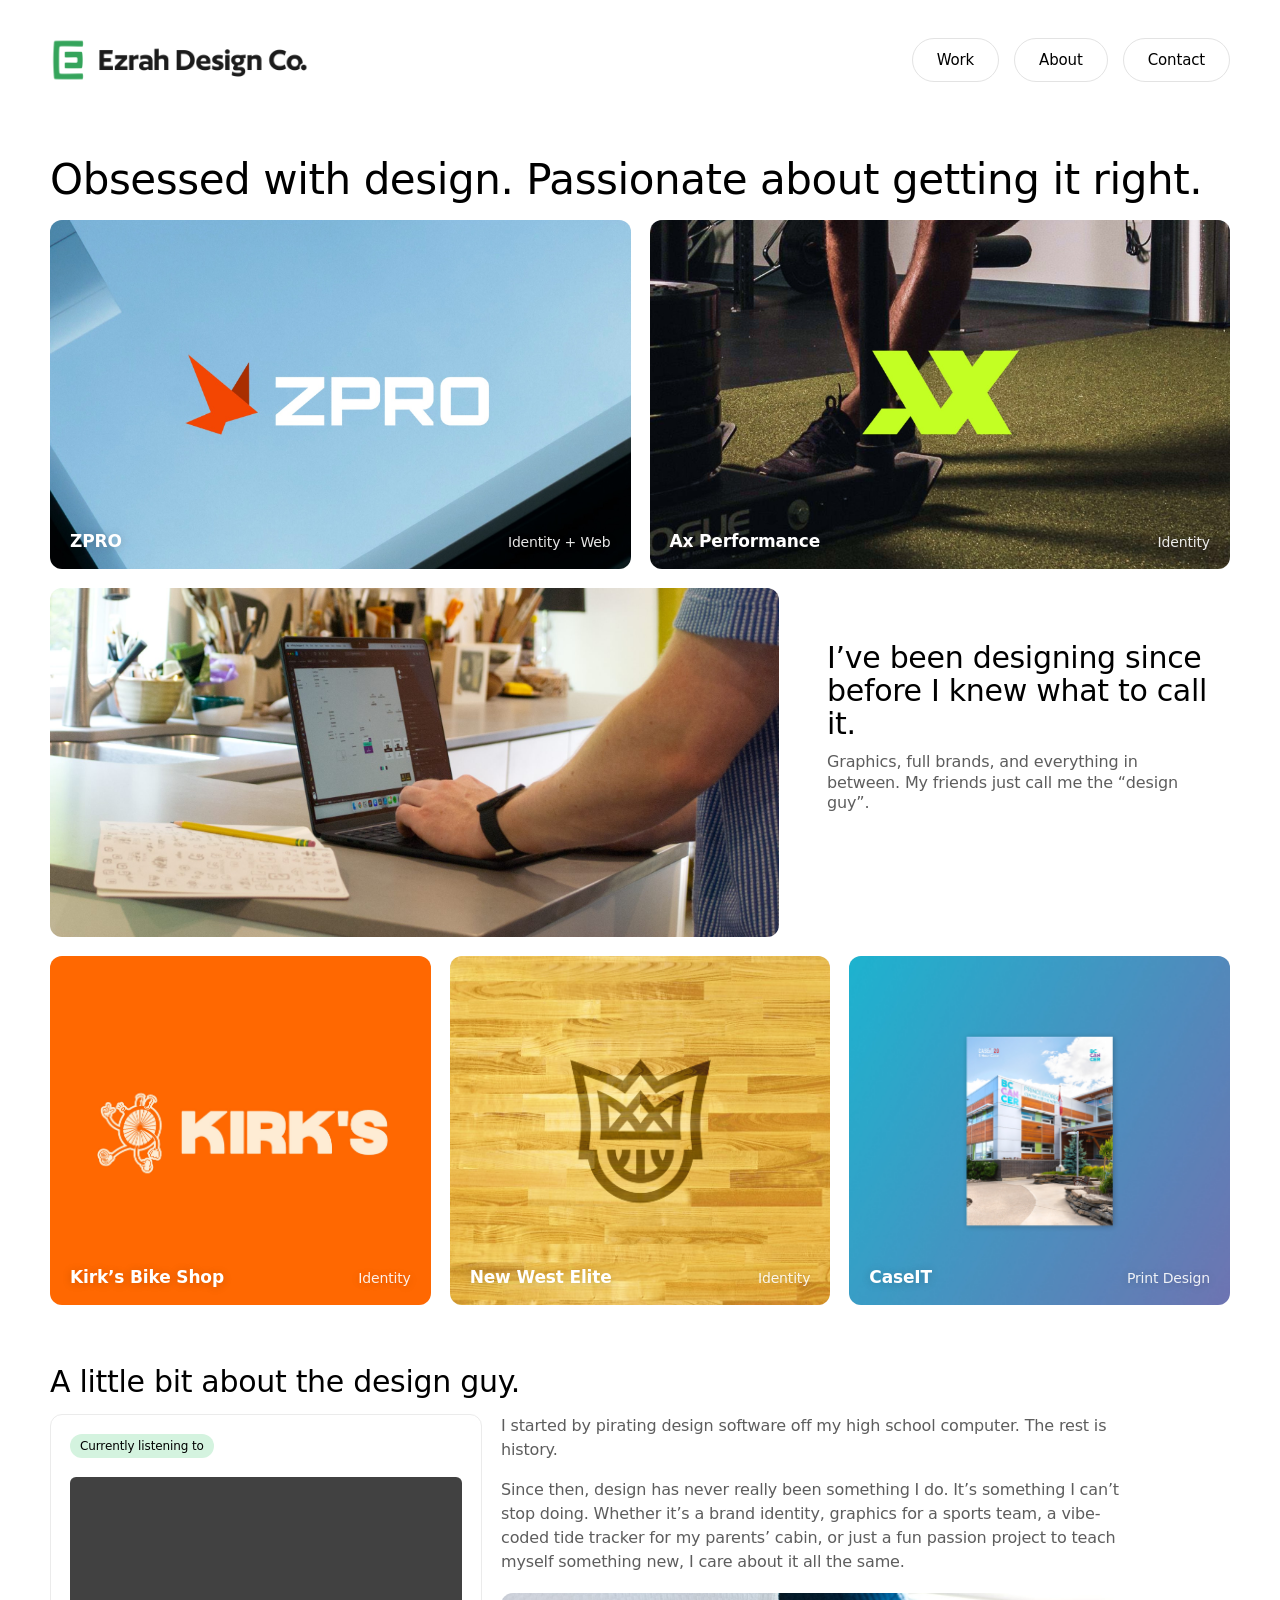
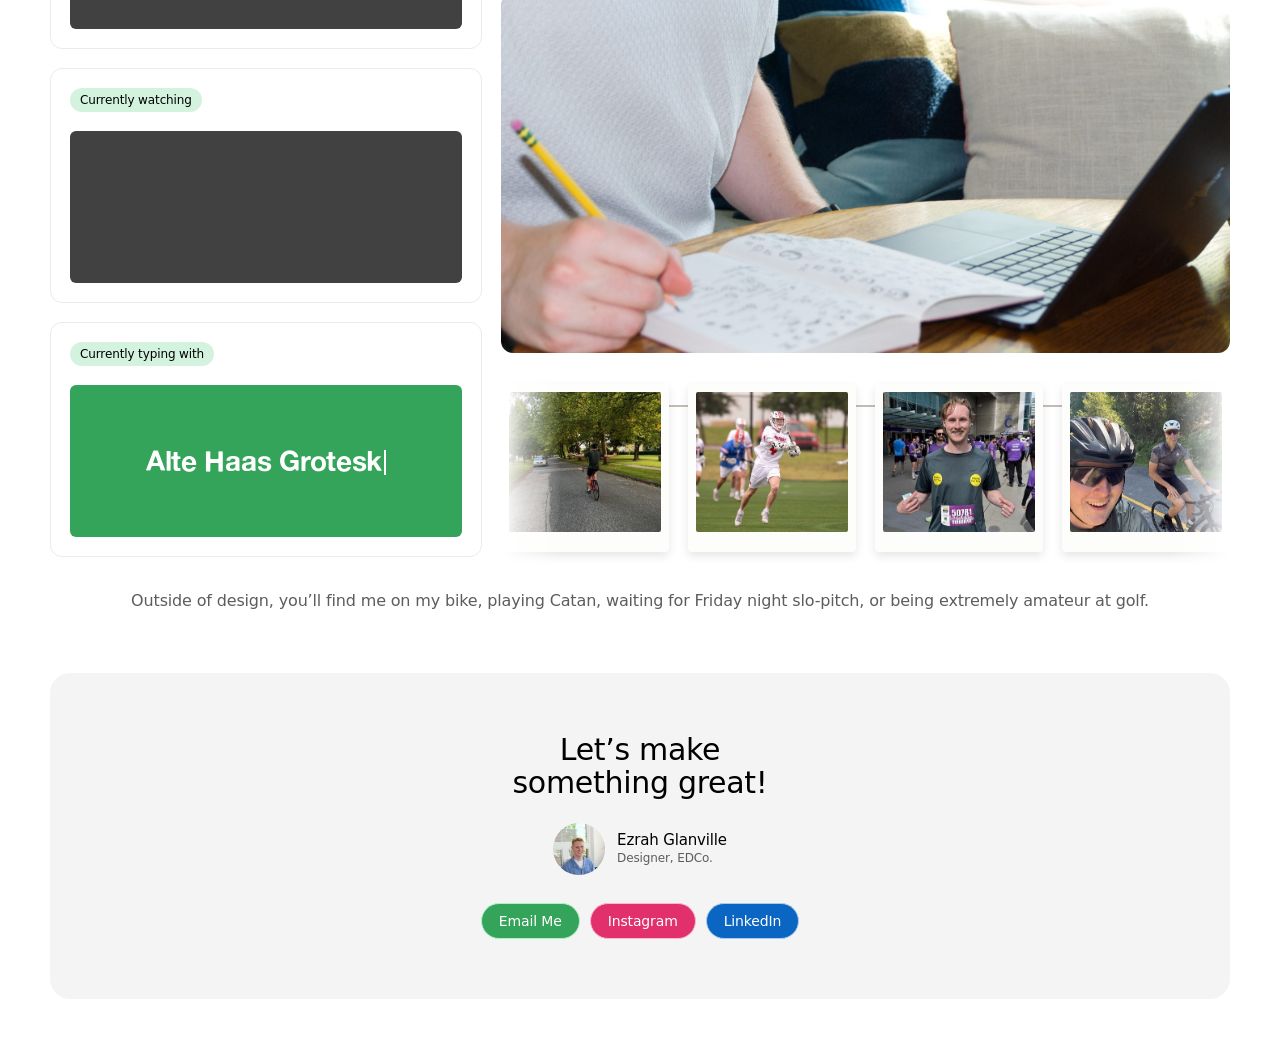
<file: index.html>
<!DOCTYPE html>
<html lang="en">
<head>
  <meta charset="UTF-8" />
  <meta name="viewport" content="width=device-width, initial-scale=1.0" />
  <title>Ezrah Design Co. | Graphic & Brand Designer Portfolio</title>
  <meta name="description" content="Obsessed with design. Passionate about getting it right. Explore branding, identity, and UI work by Ezrah Design Co." />
  <link rel="canonical" href="https://ezrahdesignco.ca/" />

  <meta property="og:type" content="website" />
  <meta property="og:site_name" content="Ezrah Design Co." />
  <meta property="og:title" content="Ezrah Design Co." />
  <meta property="og:description" content="Obsessed with design. Passionate about getting it right. Explore branding, identity, and UI work by Ezrah Design Co." />
  <meta property="og:url" content="https://ezrahdesignco.ca/" />
  <meta property="og:image" content="https://ezrahdesignco.ca/assets/other/og-image.jpg" />
  <meta property="og:image:width" content="1200" />
  <meta property="og:image:height" content="630" />

  <meta name="twitter:card" content="summary_large_image" />
  <meta name="twitter:title" content="Ezrah Design Co." />
  <meta name="twitter:description" content="Obsessed with design. Passionate about getting it right. Explore branding, identity, and UI work by Ezrah Design Co." />
  <meta name="twitter:image" content="https://ezrahdesignco.ca/assets/other/og-image.jpg" />

  <link rel="icon" type="image/x-icon" href="assets/other/favicon.ico" />
  <link rel="icon" type="image/png" sizes="32x32" href="assets/other/favicon-32x32.png" />
  <link rel="icon" type="image/png" sizes="16x16" href="assets/other/favicon-16x16.png" />
  <link rel="apple-touch-icon" sizes="180x180" href="assets/other/apple-touch-icon.png" />
  <link rel="manifest" href="assets/other/site.webmanifest" />
  <meta name="theme-color" content="#ffffff" />

  <link rel="stylesheet" href="styles.css" />
  <script src="site.js"></script>
  <script src="cms-loader.js" defer></script>
  <script src="https://identity.netlify.com/v1/netlify-identity-widget.js"></script>
</head>
<body>

  <header class="nav">
    <a href="#" class="nav__logo">
      <img src="assets/hero/nav-logo.png" alt="Ezrah Design Co." class="nav__logo-img" />
    </a>
    <nav class="nav__links">
      <a href="#work" class="pill">Work</a>
      <a href="#about" class="pill">About</a>
      <a href="#contact" class="pill">Contact</a>
    </nav>
    <div class="nav__toggle-wrap">
      <button class="nav__toggle" id="navToggle" aria-label="Open menu" aria-expanded="false" aria-controls="navMobileMenu">
        <span></span>
        <span></span>
        <span></span>
      </button>

      <nav class="nav__mobile-menu" id="navMobileMenu">
        <a href="#work" class="nav__mobile-link">Work</a>
        <a href="#about" class="nav__mobile-link">About</a>
        <a href="#contact" class="nav__mobile-link">Contact</a>
      </nav>
    </div>
  </header>

  <div class="nav__backdrop" id="navBackdrop"></div>

  <main>
    <section class="hero container" id="hero">
      <h1 class="hero__headline" id="cms-hero-headline">Obsessed with design.<br class="break-medium"> Passionate about getting it right.</h1>
    </section>

    <section class="gallery gallery--featured container" id="work">
      <h2 class="sr-only">Work</h2>
      <a href="work/zpro/" class="project-card project-card--featured project-card--zpro" id="cms-card-zpro">
        <div class="project-card-overlay">
          <h3 class="project-card-title">ZPRO</h3>
          <span class="project-card-category">Identity + Web</span>
        </div>
      </a>
      <a href="work/ax-performance/" class="project-card project-card--featured project-card--ax" id="cms-card-ax-performance">
        <div class="project-card-overlay">
          <h3 class="project-card-title">Ax Performance</h3>
          <span class="project-card-category">Identity</span>
        </div>
      </a>
    </section>

    <section class="intro container">
      <div class="intro__image">
        <img src="assets/work/studio.jpg" alt="Ezrah working at his laptop in a home studio" id="cms-intro-image" />
      </div>
      <div class="intro__content">
        <h2 class="intro__heading" id="cms-intro-heading">I&rsquo;ve been designing since before I knew what to call it.</h2>
        <p class="intro__body" id="cms-intro-body">Graphics, full brands, and everything in between. My friends just call me the &ldquo;design guy&rdquo;.</p>
        <a href="#about" class="btn btn--fill" id="cms-intro-cta">More About Me</a>
      </div>
    </section>

    <section class="gallery gallery--simple container">
      <a href="work/kirks-bike-shop/" class="project-card project-card--simple project-card--kirks" id="cms-card-kirks-bike-shop">
        <div class="project-card-overlay">
          <h3 class="project-card-title">Kirk&rsquo;s Bike Shop</h3>
          <span class="project-card-category">Identity</span>
        </div>
      </a>
      <a href="work/new-west-elite/" class="project-card project-card--simple project-card--nwe" id="cms-card-new-west-elite">
        <div class="project-card-overlay">
          <h3 class="project-card-title">New West Elite</h3>
          <span class="project-card-category">Identity</span>
        </div>
      </a>
      <a href="work/caseit/" class="project-card project-card--simple project-card--caseit" id="cms-card-caseit">
        <div class="project-card-overlay">
          <h3 class="project-card-title">CaseIT</h3>
          <span class="project-card-category">Print Design</span>
        </div>
      </a>
    </section>

    <section class="about container" id="about">
      <h2 class="section-heading" id="cms-about-heading">A little bit about the design guy.</h2>

      <div class="about__body">
        <div class="about__cards">
          <div class="about__card">
            <span class="tag">Currently listening to</span>
            <iframe
              class="about__card-media about__card-media--spotify"
              src="https://open.spotify.com/embed/track/3kM9vz9nx8YwZvHcWxIDn8?utm_source=generator&si=87abbf16af6b4e58"
              frameborder="0"
              allowfullscreen
              allow="autoplay; clipboard-write; encrypted-media; fullscreen; picture-in-picture"
              loading="lazy"
              title="Currently listening to on Spotify"
            ></iframe>
          </div>
          <div class="about__card">
            <span class="tag">Currently watching</span>
            <div class="about__card-media about__card-media--video">
              <video autoplay muted loop playsinline disablepictureinpicture aria-hidden="true">
                <source src="assets/about/currently-watching.mp4" type="video/mp4" />
              </video>
            </div>
          </div>
          <div class="about__card">
            <span class="tag">Currently typing with</span>
            <div class="about__card-media about__card-media--typing">
              <span class="typing-text" id="typing-text" data-text="Alte Haas Grotesk"></span>
            </div>
          </div>
        </div>

        <div class="about__main">
          <div class="about__paragraph-wrap">
            <p class="about__paragraph" id="cms-about-p1">I started by pirating design software off my high school computer. The rest is history.</p>
            <p class="about__paragraph" id="cms-about-p2">Since then, design has never really been something I do. It&rsquo;s something I can&rsquo;t stop doing. Whether it&rsquo;s a brand identity, graphics for a sports team, a vibe-coded tide tracker for my parents&rsquo; cabin, or just a fun passion project to teach myself something new, I care about it all the same.</p>
          </div>
          <div class="about__photo">
            <img src="assets/about/desk.jpg" alt="Ezrah sketching in a notebook next to his laptop" id="cms-about-photo" />
          </div>
          <div class="about__carousel">
            <div class="about__carousel-clip">
              <div class="about__carousel-track" id="cms-carousel-track">
                <div class="about__carousel-string" aria-hidden="true"></div>
                <div class="about__polaroid"><img src="assets/about/photo-1.jpeg" alt="Ezrah riding his road bike down a tree-lined street" /></div>
                <div class="about__polaroid"><img src="assets/about/photo-2.jpg" alt="Ezrah playing lacrosse in a Simon Fraser jersey" /></div>
                <div class="about__polaroid"><img src="assets/about/photo-3.jpeg" alt="Ezrah smiling after finishing the Vancouver Sun Run" /></div>
                <div class="about__polaroid"><img src="assets/about/photo-4.jpeg" alt="Ezrah and a friend taking a selfie on a road bike ride" /></div>
                <div class="about__polaroid"><img src="assets/about/photo-5.jpeg" alt="Ezrah and friends playing Catan on a patio in the evening" class="about__carousel-img--zoom" /></div>
                <div class="about__polaroid"><img src="assets/about/photo-6.jpg" alt="Ezrah and his slo-pitch team posing on the diamond in matching pink shirts" /></div>
                <div class="about__polaroid" aria-hidden="true"><img src="assets/about/photo-1.jpeg" alt="Ezrah riding his road bike down a tree-lined street" /></div>
                <div class="about__polaroid" aria-hidden="true"><img src="assets/about/photo-2.jpg" alt="Ezrah playing lacrosse in a Simon Fraser jersey" /></div>
                <div class="about__polaroid" aria-hidden="true"><img src="assets/about/photo-3.jpeg" alt="Ezrah smiling after finishing the Vancouver Sun Run" /></div>
                <div class="about__polaroid" aria-hidden="true"><img src="assets/about/photo-4.jpeg" alt="Ezrah and a friend taking a selfie on a road bike ride" /></div>
                <div class="about__polaroid" aria-hidden="true"><img src="assets/about/photo-5.jpeg" alt="Ezrah and friends playing Catan on a patio in the evening" class="about__carousel-img--zoom" /></div>
                <div class="about__polaroid" aria-hidden="true"><img src="assets/about/photo-6.jpg" alt="Ezrah and his slo-pitch team posing on the diamond in matching pink shirts" /></div>
              </div>
            </div>
          </div>
        </div>

        <p class="about__caption" id="cms-about-caption">Outside of design, you&rsquo;ll find me on my bike, playing Catan, waiting for Friday night slo-pitch,<br class="break-tablet"> or being extremely amateur at golf.</p>
      </div>
    </section>

    <section class="contact" id="contact">
      <h2 class="section-heading contact__heading" id="cms-contact-heading">Let&rsquo;s make<br>something great!</h2>

      <div class="contact__person">
        <div class="contact__avatar">
          <img src="assets/contact/desk-1.jpg" alt="Ezrah Glanville" id="cms-contact-avatar" />
        </div>
        <div class="contact__meta">
          <p class="contact__name" id="cms-contact-name">Ezrah Glanville</p>
          <p class="contact__role" id="cms-contact-role">Designer, EDCo.</p>
        </div>
      </div>

      <div class="contact__links">
        <a href="mailto:ezrahdesignco@gmail.com" class="contact__link contact__link--email" id="cms-contact-email">Email Me</a>
        <a href="https://www.instagram.com/ezrahdesignco/" class="contact__link contact__link--instagram" target="_blank" rel="noopener" id="cms-contact-instagram">Instagram</a>
        <a href="https://www.linkedin.com/in/ezrahglanville/" class="contact__link contact__link--linkedin" target="_blank" rel="noopener" id="cms-contact-linkedin">LinkedIn</a>
      </div>
    </section>

  </main>

  <script>
    const navToggle = document.getElementById('navToggle');
    const navMobileMenu = document.getElementById('navMobileMenu');
    const navBackdrop = document.getElementById('navBackdrop');

    navToggle.addEventListener('click', () => {
      const isOpen = navMobileMenu.classList.toggle('is-open');
      navToggle.classList.toggle('is-open', isOpen);
      navBackdrop.classList.toggle('is-open', isOpen);
      navToggle.setAttribute('aria-expanded', String(isOpen));
      document.body.style.overflow = isOpen ? 'hidden' : '';
    });

    navBackdrop.addEventListener('click', () => {
      navMobileMenu.classList.remove('is-open');
      navToggle.classList.remove('is-open');
      navBackdrop.classList.remove('is-open');
      navToggle.setAttribute('aria-expanded', 'false');
      document.body.style.overflow = '';
    });

    navMobileMenu.querySelectorAll('a').forEach((link) => {
      link.addEventListener('click', () => {
        navMobileMenu.classList.remove('is-open');
        navToggle.classList.remove('is-open');
        navBackdrop.classList.remove('is-open');
        navToggle.setAttribute('aria-expanded', 'false');
        document.body.style.overflow = '';
      });
    });

  </script>

  <script>
    (function () {
      var el = document.getElementById('typing-text');
      if (!el) return;
      var text = el.getAttribute('data-text') || '';
      var i = 0;
      var typing = true;
      var typeDelay = 90;
      var deleteDelay = 50;
      var holdDelay = 1400;
      var pauseDelay = 500;

      function tick() {
        if (typing) {
          i++;
          el.textContent = text.slice(0, i);
          if (i >= text.length) {
            typing = false;
            setTimeout(tick, holdDelay);
            return;
          }
          setTimeout(tick, typeDelay);
        } else {
          i--;
          el.textContent = text.slice(0, i);
          if (i <= 0) {
            typing = true;
            setTimeout(tick, pauseDelay);
            return;
          }
          setTimeout(tick, deleteDelay);
        }
      }

      setTimeout(tick, typeDelay);
    })();
  </script>

  <script>
    // Lets a "confirm/invite" link from a Netlify Identity email open the
    // login widget automatically instead of landing on a blank page.
    if (window.netlifyIdentity) {
      window.netlifyIdentity.on('init', (user) => {
        if (!user) {
          window.netlifyIdentity.on('login', () => {
            document.location.href = '/admin/';
          });
        }
      });
    }
  </script>
</body>
</html>
</file>
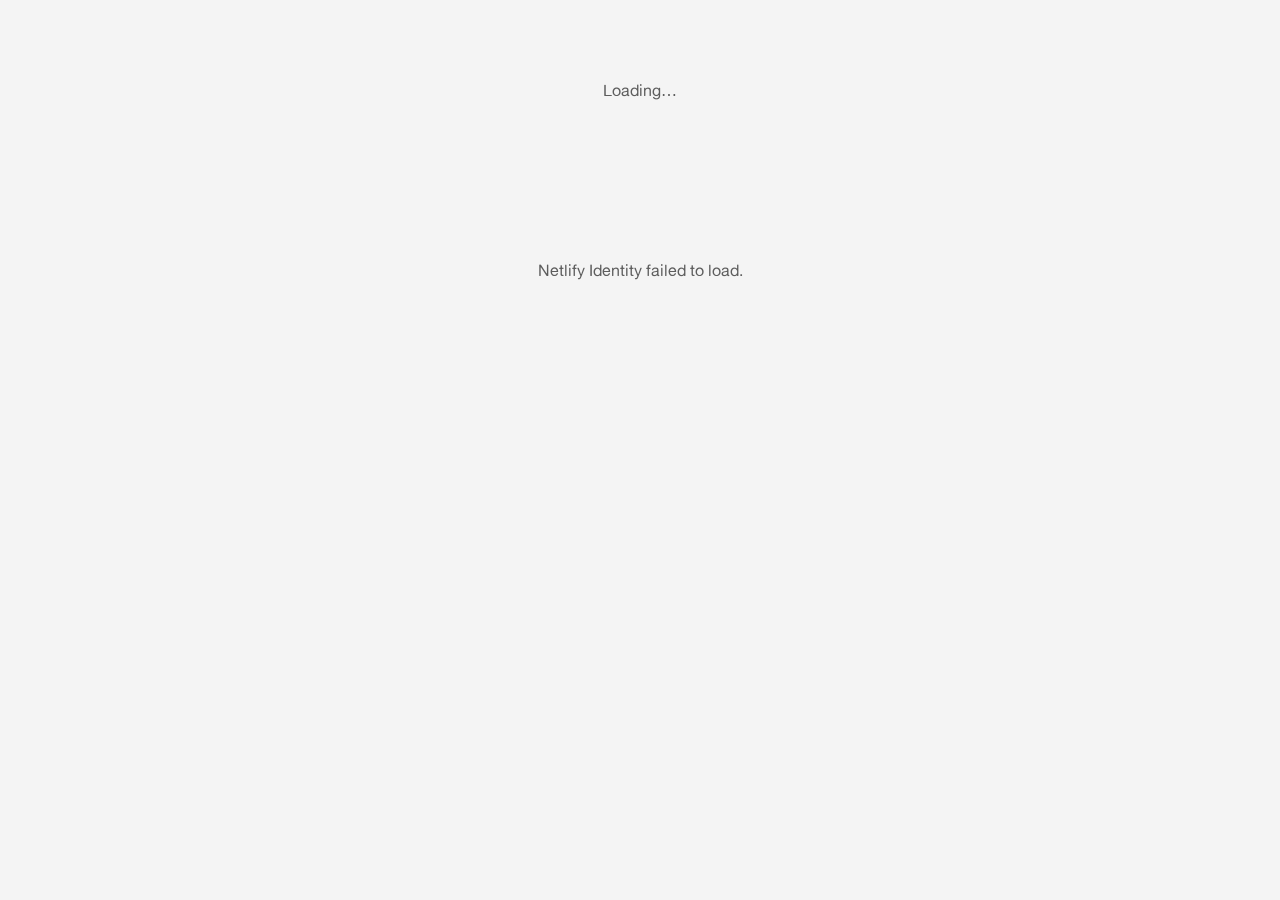
<file: admin/index.html>
<!doctype html>
<html lang="en">
<head>
  <meta charset="utf-8" />
  <meta name="viewport" content="width=device-width, initial-scale=1.0" />
  <title>Content Editor | Ezrah Design Co.</title>
  <meta name="robots" content="noindex" />
  <link rel="stylesheet" href="admin.css" />
  <script src="https://identity.netlify.com/v1/netlify-identity-widget.js"></script>
</head>
<body>
  <div id="app"><div class="admin-loading">Loading…</div></div>
  <script src="admin.js"></script>
</body>
</html>
</file>
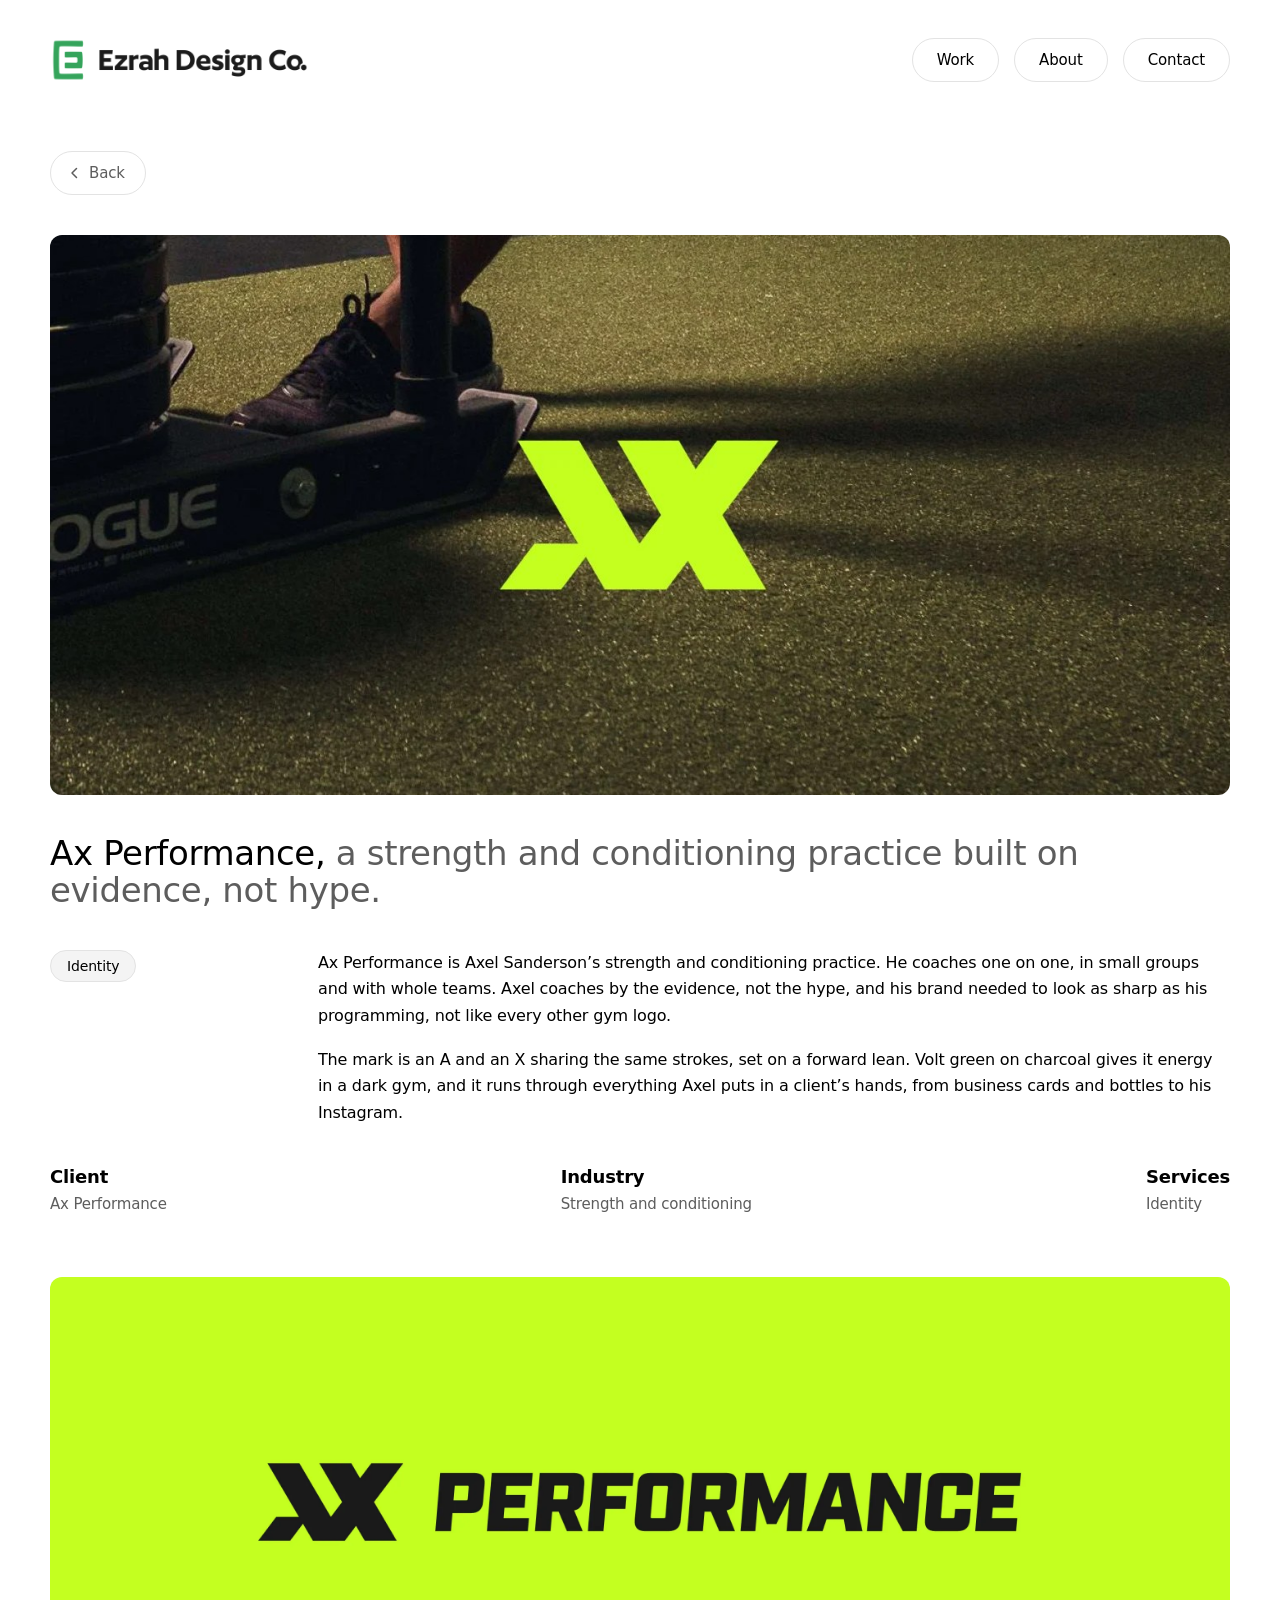
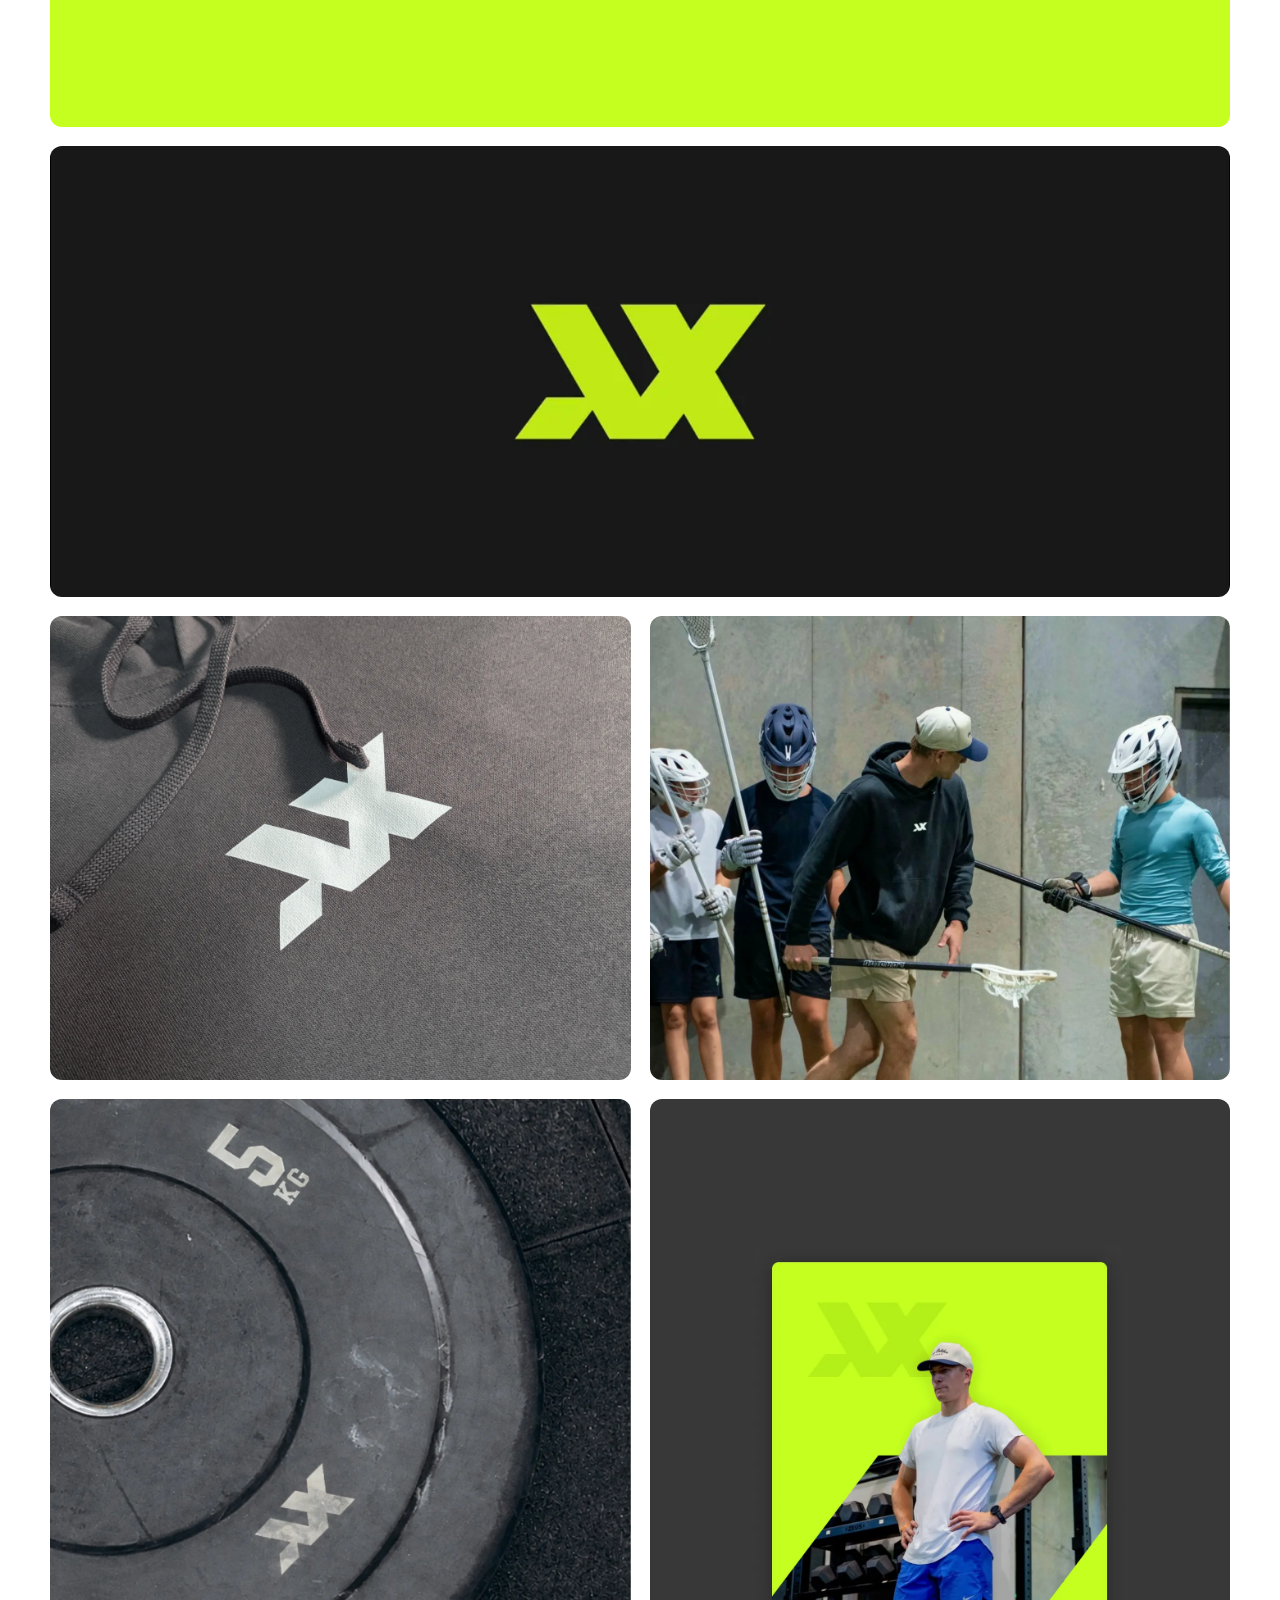
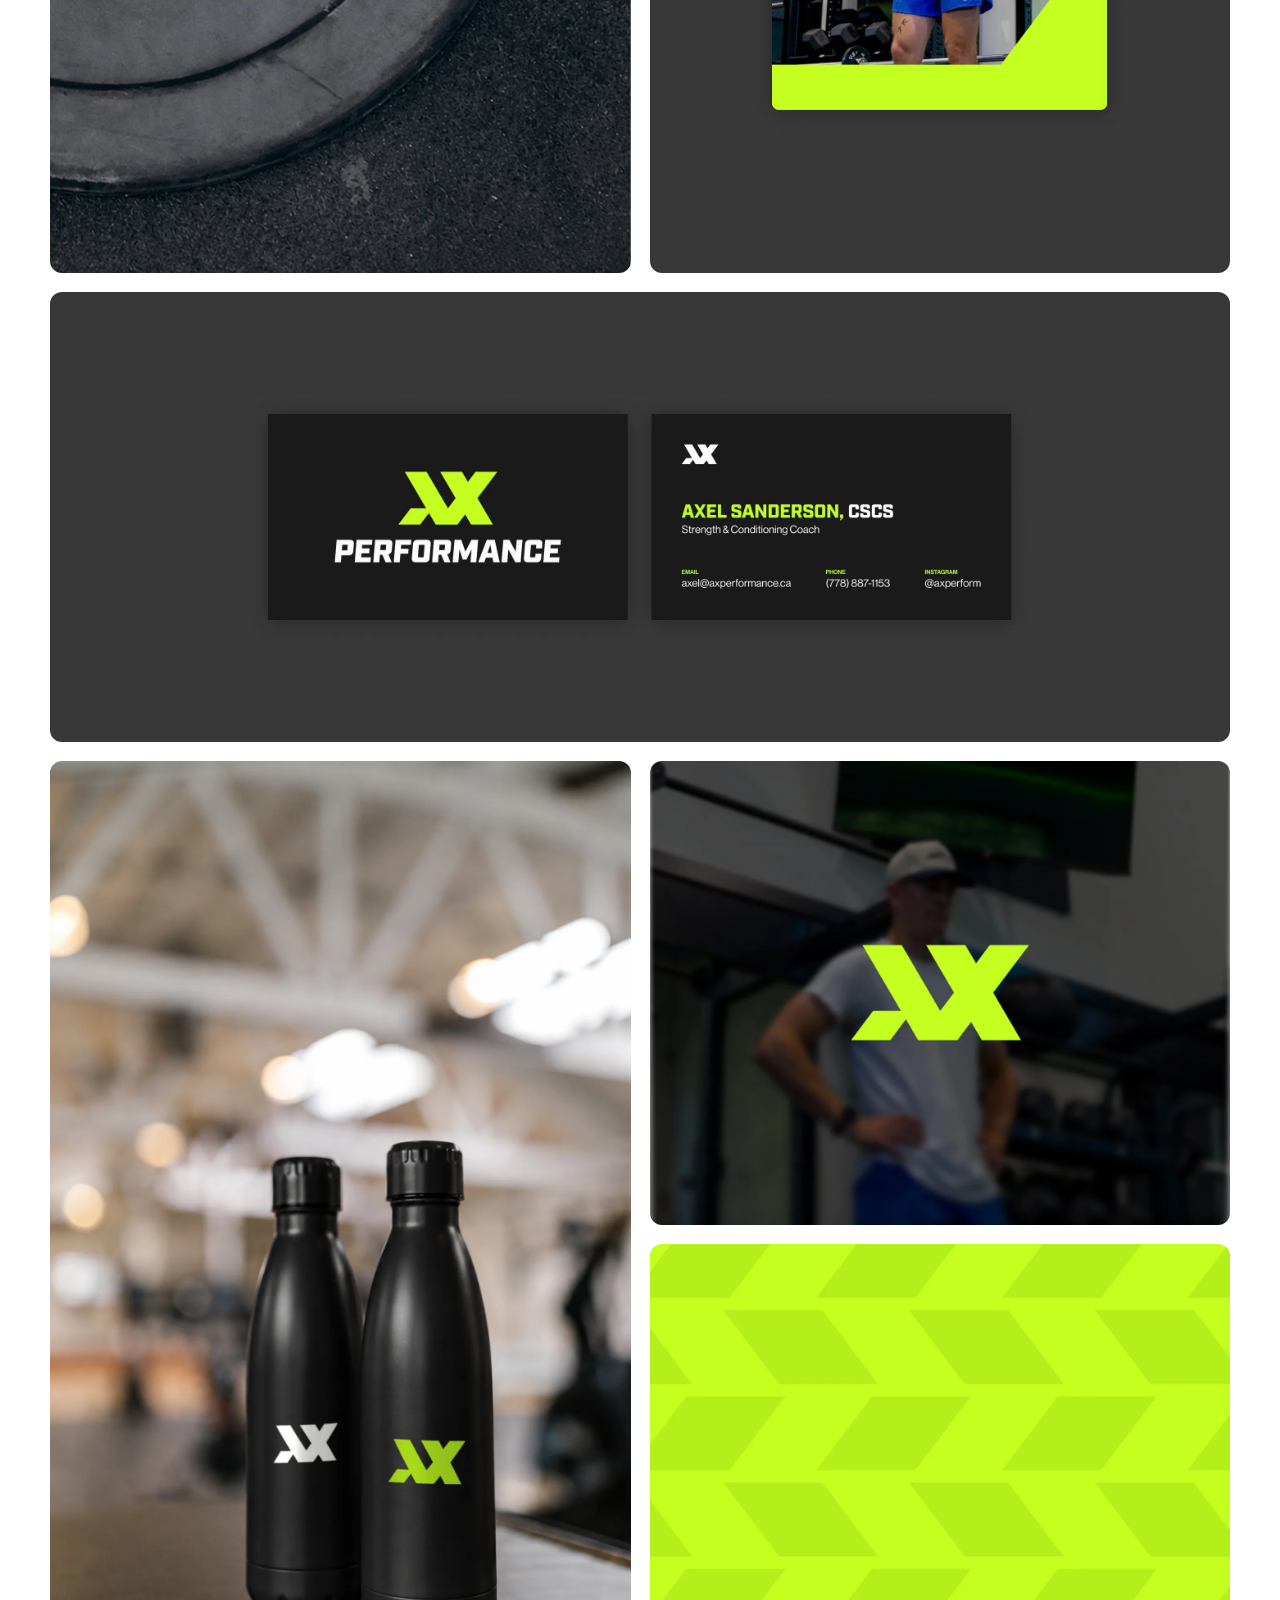
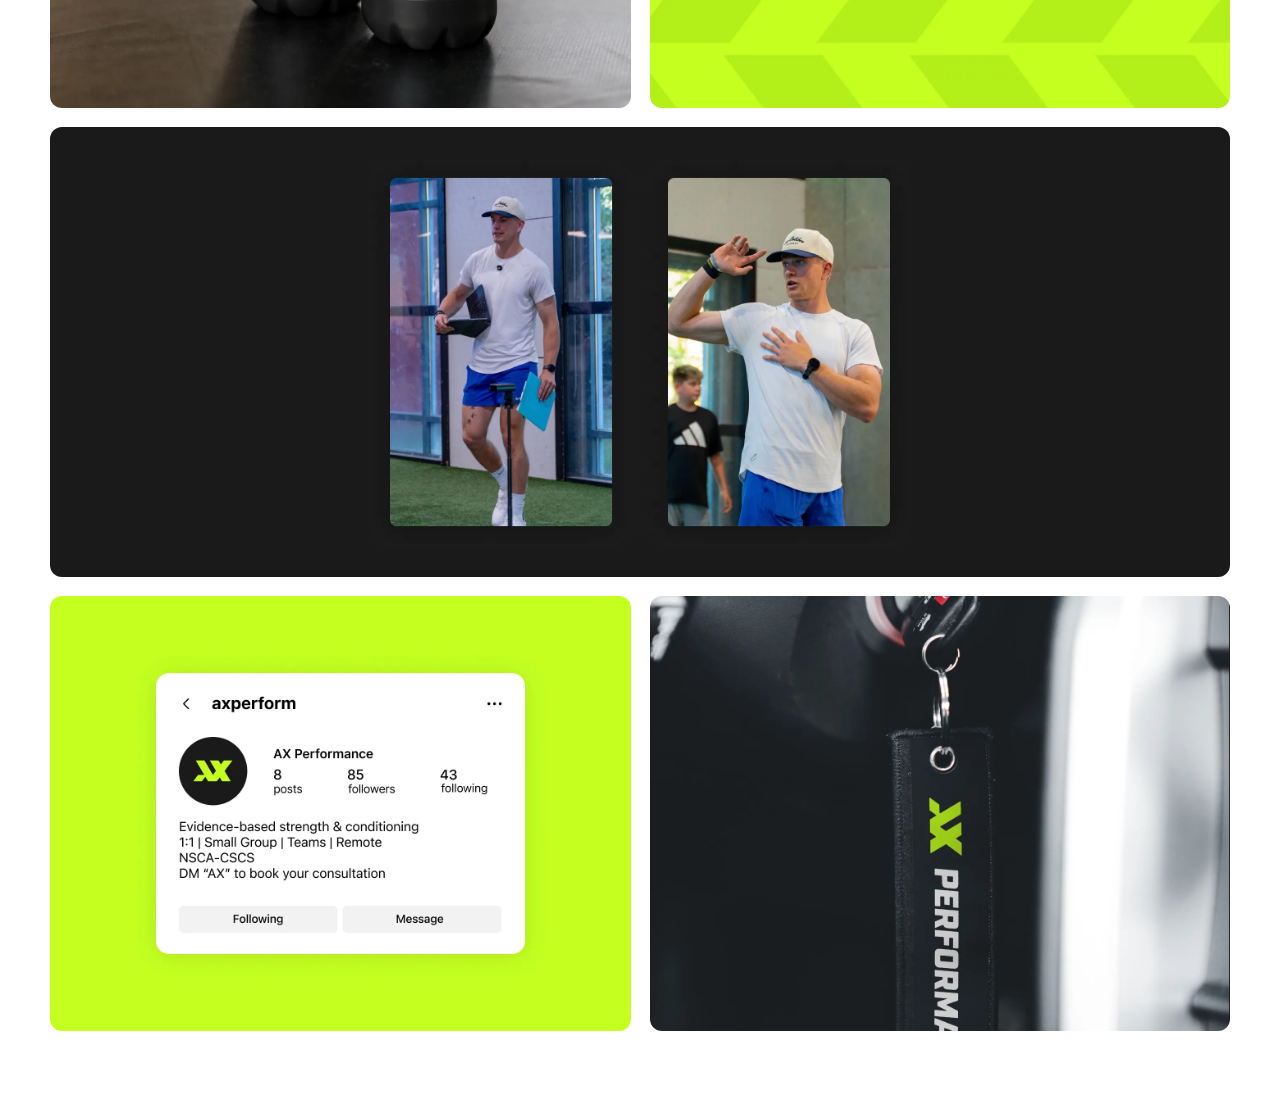
<file: work/ax-performance/index.html>
<!DOCTYPE html>
<html lang="en">
<head>
  <meta charset="UTF-8" />
  <meta name="viewport" content="width=device-width, initial-scale=1.0" />
  <title>Ax Performance Identity Design | Ezrah Design Co.</title>
  <meta name="description" content="Identity for a strength and conditioning coach." />
  <link rel="canonical" href="https://ezrahdesignco.ca/work/ax-performance/" />

  <meta property="og:type" content="website" />
  <meta property="og:site_name" content="Ezrah Design Co." />
  <meta property="og:title" content="Ax Performance Identity Design | Ezrah Design Co." />
  <meta property="og:description" content="Identity for a strength and conditioning coach." />
  <meta property="og:url" content="https://ezrahdesignco.ca/work/ax-performance/" />
  <meta property="og:image" content="https://ezrahdesignco.ca/assets/other/og-image.jpg" />
  <meta property="og:image:width" content="1200" />
  <meta property="og:image:height" content="630" />

  <meta name="twitter:card" content="summary_large_image" />
  <meta name="twitter:title" content="Ax Performance Identity Design | Ezrah Design Co." />
  <meta name="twitter:description" content="Identity for a strength and conditioning coach." />
  <meta name="twitter:image" content="https://ezrahdesignco.ca/assets/other/og-image.jpg" />
  <link rel="icon" type="image/x-icon" href="../../assets/other/favicon.ico" />
  <link rel="icon" type="image/png" sizes="32x32" href="../../assets/other/favicon-32x32.png" />
  <link rel="icon" type="image/png" sizes="16x16" href="../../assets/other/favicon-16x16.png" />
  <link rel="apple-touch-icon" sizes="180x180" href="../../assets/other/apple-touch-icon.png" />
  <link rel="manifest" href="../../assets/other/site.webmanifest" />
  <meta name="theme-color" content="#ffffff" />

  <link rel="stylesheet" href="../../styles.css" />
  <script src="../../site.js"></script>
  <script src="../../cms-loader.js" defer></script>
</head>
<body class="is-project-detail" data-project-slug="ax-performance">

  <header class="nav">
    <a href="../../index.html" class="nav__logo">
      <img src="../../assets/hero/nav-logo.png" alt="Ezrah Design Co." class="nav__logo-img" />
    </a>
    <nav class="nav__links">
      <a href="../../index.html#work" class="pill">Work</a>
      <a href="../../index.html#about" class="pill">About</a>
      <a href="../../index.html#contact" class="pill">Contact</a>
    </nav>
    <div class="nav__toggle-wrap">
      <button class="nav__toggle" id="navToggle" aria-label="Open menu" aria-expanded="false" aria-controls="navMobileMenu">
        <span></span>
        <span></span>
        <span></span>
      </button>

      <nav class="nav__mobile-menu" id="navMobileMenu">
        <a href="../../index.html#work" class="nav__mobile-link">Work</a>
        <a href="../../index.html#about" class="nav__mobile-link">About</a>
        <a href="../../index.html#contact" class="nav__mobile-link">Contact</a>
      </nav>
    </div>
  </header>

  <div class="nav__backdrop" id="navBackdrop"></div>

  <main>
    <section class="project-detail container">
      <a href="../../index.html#work" class="project-detail__back">
        <svg width="16" height="16" viewBox="0 0 16 16" fill="none" xmlns="http://www.w3.org/2000/svg" aria-hidden="true">
          <path d="M9.5 3.5L5 8L9.5 12.5" stroke="currentColor" stroke-width="1.5" stroke-linecap="round" stroke-linejoin="round"/>
        </svg>
        Back
      </a>

      <div class="project-detail__hero">
        <img src="../../assets/work/ax-performance/subpage-cover.jpg" alt="The volt green Ax mark over a gym floor" id="cms-hero-img" />
      </div>

      <div class="project-detail__title-row">
        <h1 class="section-heading project-detail__title">
          <span id="cms-title">Ax Performance</span>,
          <span class="project-detail__title-soft" id="cms-headline-soft">a strength and conditioning practice built on evidence, not hype.</span>
        </h1>
      </div>

      <div class="project-detail__section project-detail__info">
        <h2 class="sr-only">What I Did</h2>
        <div class="project-detail__tags" id="cms-tags">
          <span class="project-detail__tag">Identity</span>
        </div>
        <div class="project-detail__story">
          <p id="cms-story-brief">Ax Performance is Axel Sanderson&rsquo;s strength and conditioning practice. He coaches one on one, in small groups and with whole teams. Axel coaches by the evidence, not the hype, and his brand needed to look as sharp as his programming, not like every other gym logo.</p>
          <p id="cms-story-concept">The mark is an A and an X sharing the same strokes, set on a forward lean. Volt green on charcoal gives it energy in a dark gym, and it runs through everything Axel puts in a client&rsquo;s hands, from business cards and bottles to his Instagram.</p>
        </div>
      </div>

      <div class="project-detail__section">
        <h2 class="sr-only">Project Details</h2>
        <div class="project-detail__grid project-detail__grid--three">
          <div class="project-detail__field">
            <p class="project-detail__field-label">Client</p>
            <p class="project-detail__field-value" id="cms-field-client">Ax Performance</p>
          </div>
          <div class="project-detail__field">
            <p class="project-detail__field-label">Industry</p>
            <p class="project-detail__field-value" id="cms-field-industry">Strength and conditioning</p>
          </div>
          <div class="project-detail__field">
            <p class="project-detail__field-label">Services</p>
            <p class="project-detail__field-value" id="cms-field-services">Identity</p>
          </div>
        </div>
      </div>

      <h2 class="sr-only">Gallery</h2>
      <div class="project-detail__media" id="cms-gallery">
        <div class="project-detail__media-full project-detail__media-full--fit">
          <img src="../../assets/work/ax-performance/1a.webp" alt="The Ax Performance logo in black on volt green" style="aspect-ratio: 2880 / 1098" />
        </div>
        <div class="project-detail__media-video">
          <video src="../../assets/work/ax-performance/ax.mp4" poster="../../assets/work/ax-performance/ax-poster.webp" autoplay muted loop playsinline preload="metadata" aria-label="The Ax Performance logo being built from its guides"></video>
        </div>
        <div class="project-detail__media-pair">
          <img src="../../assets/work/ax-performance/1b.webp" alt="The Ax mark on a charcoal hoodie" style="aspect-ratio: 1416 / 1132" />
          <img src="../../assets/work/ax-performance/1c.webp" alt="Axel coaching a group of young lacrosse players, with the Ax mark on his hoodie" style="aspect-ratio: 1416 / 1132" />
        </div>
        <div class="project-detail__media-pair">
          <img src="../../assets/work/ax-performance/2a.webp" alt="The Ax mark on a 5 kg weight plate" style="aspect-ratio: 1416 / 1888" />
          <img src="../../assets/work/ax-performance/2b.webp" alt="Axel in a cut out frame on volt green, with the Ax mark above him" style="aspect-ratio: 1416 / 1888" />
        </div>
        <div class="project-detail__media-full project-detail__media-full--fit">
          <img src="../../assets/work/ax-performance/4a.webp" alt="Two portraits of Axel coaching, side by side on a charcoal background" style="aspect-ratio: 2880 / 1098" />
        </div>
        <div class="project-detail__media-feature">
          <img src="../../assets/work/ax-performance/3b.webp" alt="Two black Ax Performance water bottles standing on a gym counter" style="aspect-ratio: 1416 / 2300" />
          <img src="../../assets/work/ax-performance/3c.webp" alt="The Ax mark in volt green over a blurred shot of Axel in the gym" style="aspect-ratio: 1416 / 1132" />
          <img src="../../assets/work/ax-performance/3d.webp" alt="The Ax pattern in volt green, repeating the mark’s angled strokes" style="aspect-ratio: 1416 / 1132" />
        </div>
        <div class="project-detail__media-full project-detail__media-full--fit">
          <img src="../../assets/work/ax-performance/3a.webp" alt="The front and back of the Ax Performance business card on charcoal" style="aspect-ratio: 2880 / 1098" />
        </div>
        <div class="project-detail__media-pair">
          <img src="../../assets/work/ax-performance/4b.webp" alt="The Ax Performance Instagram profile with the Ax avatar" style="aspect-ratio: 1416 / 1062" />
          <img src="../../assets/work/ax-performance/4c.webp" alt="An Ax Performance lanyard hanging in the gym" style="aspect-ratio: 1416 / 1062" />
        </div>
      </div>
    </section>
  </main>

  <script>
    const navToggle = document.getElementById('navToggle');
    const navMobileMenu = document.getElementById('navMobileMenu');
    const navBackdrop = document.getElementById('navBackdrop');

    navToggle.addEventListener('click', () => {
      const isOpen = navMobileMenu.classList.toggle('is-open');
      navToggle.classList.toggle('is-open', isOpen);
      navBackdrop.classList.toggle('is-open', isOpen);
      navToggle.setAttribute('aria-expanded', String(isOpen));
      document.body.style.overflow = isOpen ? 'hidden' : '';
    });

    navBackdrop.addEventListener('click', () => {
      navMobileMenu.classList.remove('is-open');
      navToggle.classList.remove('is-open');
      navBackdrop.classList.remove('is-open');
      navToggle.setAttribute('aria-expanded', 'false');
      document.body.style.overflow = '';
    });

    navMobileMenu.querySelectorAll('a').forEach((link) => {
      link.addEventListener('click', () => {
        navMobileMenu.classList.remove('is-open');
        navToggle.classList.remove('is-open');
        navBackdrop.classList.remove('is-open');
        navToggle.setAttribute('aria-expanded', 'false');
        document.body.style.overflow = '';
      });
    });
  </script>
</body>
</html>
</file>
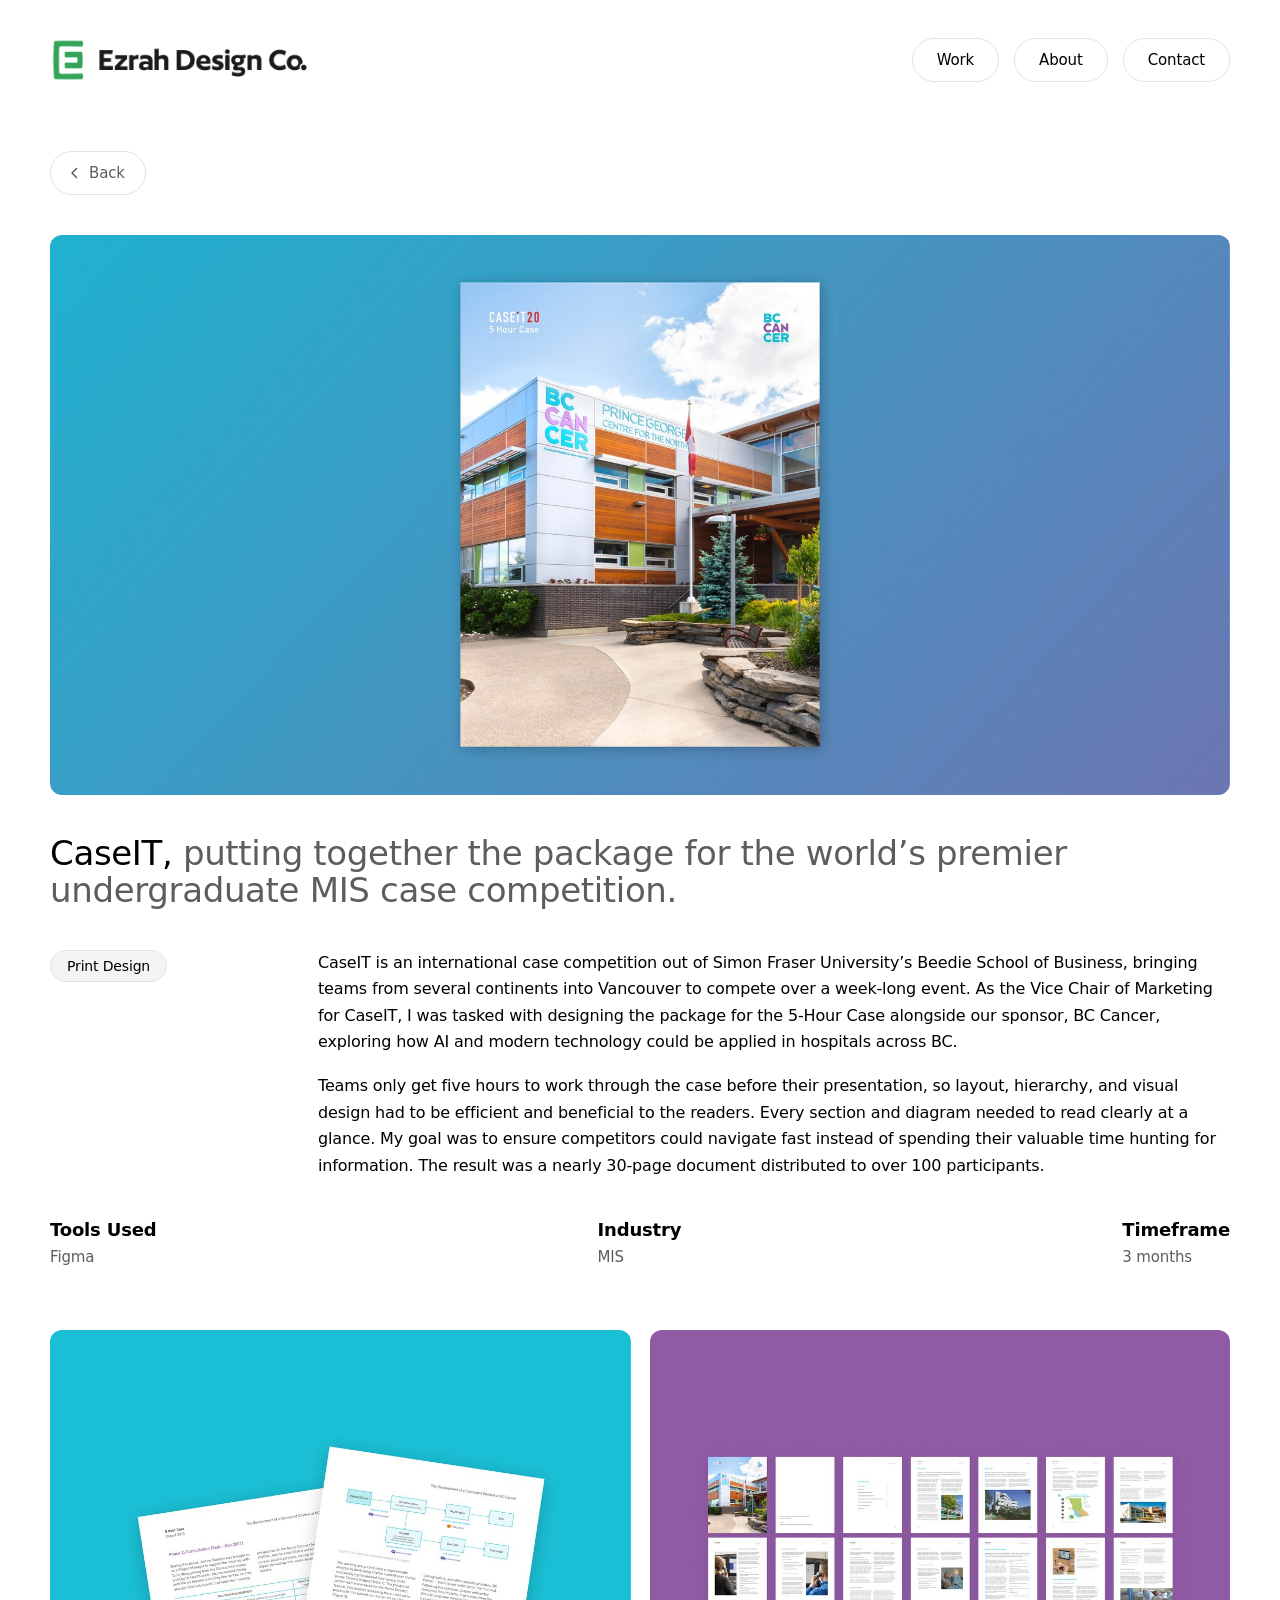
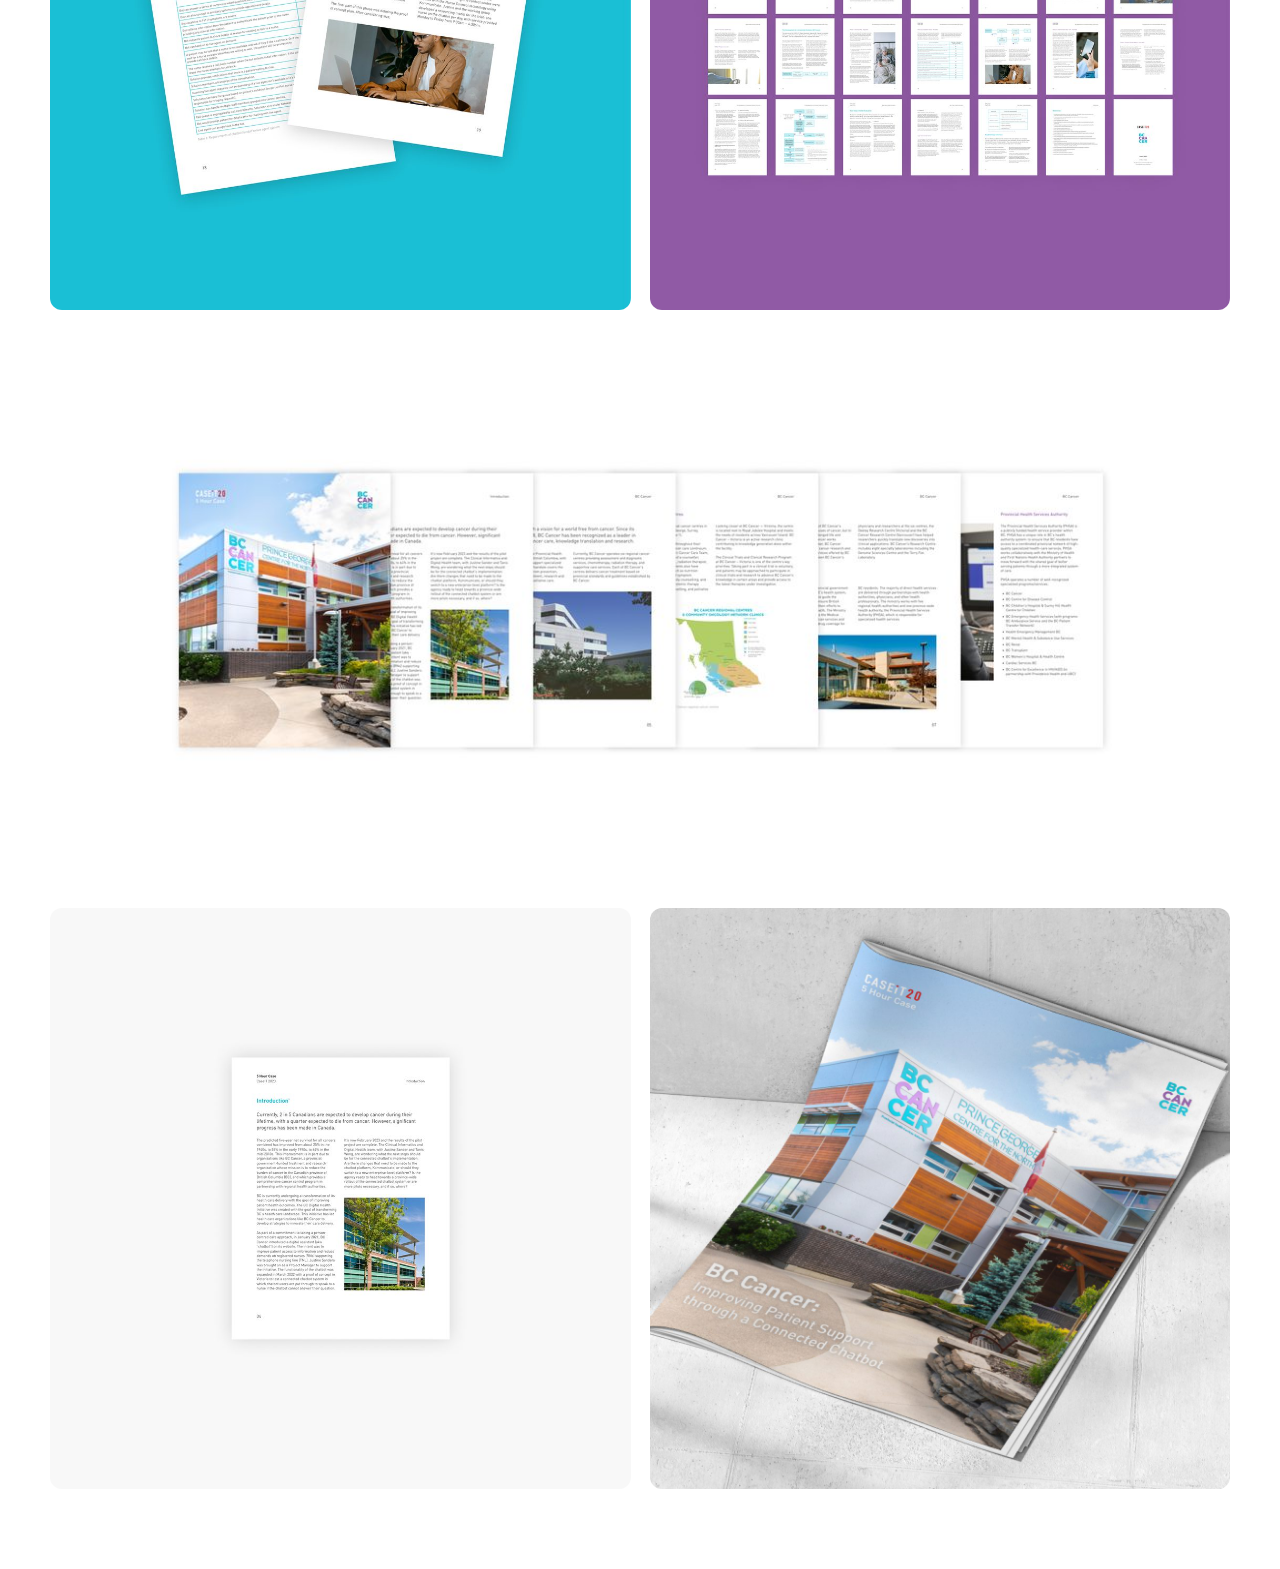
<file: work/caseit/index.html>
<!DOCTYPE html>
<html lang="en">
<head>
  <meta charset="UTF-8" />
  <meta name="viewport" content="width=device-width, initial-scale=1.0" />
  <title>CaseIT Print Design | Ezrah Design Co.</title>
  <meta name="description" content="The world's premier international undergraduate MIS case competition, bringing business students from across the globe to Vancouver, BC." />
  <link rel="canonical" href="https://ezrahdesignco.ca/work/caseit/" />

  <meta property="og:type" content="website" />
  <meta property="og:site_name" content="Ezrah Design Co." />
  <meta property="og:title" content="CaseIT Print Design | Ezrah Design Co." />
  <meta property="og:description" content="The world's premier international undergraduate MIS case competition, bringing business students from across the globe to Vancouver, BC." />
  <meta property="og:url" content="https://ezrahdesignco.ca/work/caseit/" />
  <meta property="og:image" content="https://ezrahdesignco.ca/assets/other/og-image.jpg" />
  <meta property="og:image:width" content="1200" />
  <meta property="og:image:height" content="630" />

  <meta name="twitter:card" content="summary_large_image" />
  <meta name="twitter:title" content="CaseIT Print Design | Ezrah Design Co." />
  <meta name="twitter:description" content="The world's premier international undergraduate MIS case competition, bringing business students from across the globe to Vancouver, BC." />
  <meta name="twitter:image" content="https://ezrahdesignco.ca/assets/other/og-image.jpg" />
  <link rel="icon" type="image/x-icon" href="../../assets/other/favicon.ico" />
  <link rel="icon" type="image/png" sizes="32x32" href="../../assets/other/favicon-32x32.png" />
  <link rel="icon" type="image/png" sizes="16x16" href="../../assets/other/favicon-16x16.png" />
  <link rel="apple-touch-icon" sizes="180x180" href="../../assets/other/apple-touch-icon.png" />
  <link rel="manifest" href="../../assets/other/site.webmanifest" />
  <meta name="theme-color" content="#ffffff" />

  <link rel="stylesheet" href="../../styles.css" />
  <script src="../../site.js"></script>
  <script src="../../cms-loader.js" defer></script>
</head>
<body class="is-project-detail" data-project-slug="caseit">

  <header class="nav">
    <a href="../../index.html" class="nav__logo">
      <img src="../../assets/hero/nav-logo.png" alt="Ezrah Design Co." class="nav__logo-img" />
    </a>
    <nav class="nav__links">
      <a href="../../index.html#work" class="pill">Work</a>
      <a href="../../index.html#about" class="pill">About</a>
      <a href="../../index.html#contact" class="pill">Contact</a>
    </nav>
    <div class="nav__toggle-wrap">
      <button class="nav__toggle" id="navToggle" aria-label="Open menu" aria-expanded="false" aria-controls="navMobileMenu">
        <span></span>
        <span></span>
        <span></span>
      </button>

      <nav class="nav__mobile-menu" id="navMobileMenu">
        <a href="../../index.html#work" class="nav__mobile-link">Work</a>
        <a href="../../index.html#about" class="nav__mobile-link">About</a>
        <a href="../../index.html#contact" class="nav__mobile-link">Contact</a>
      </nav>
    </div>
  </header>

  <div class="nav__backdrop" id="navBackdrop"></div>

  <main>
    <section class="project-detail container">
      <a href="../../index.html#work" class="project-detail__back">
        <svg width="16" height="16" viewBox="0 0 16 16" fill="none" xmlns="http://www.w3.org/2000/svg" aria-hidden="true">
          <path d="M9.5 3.5L5 8L9.5 12.5" stroke="currentColor" stroke-width="1.5" stroke-linecap="round" stroke-linejoin="round"/>
        </svg>
        Back
      </a>

      <div class="project-detail__hero">
        <img src="../../assets/work/caseit/subpage-cover.jpg" alt="CaseIT" id="cms-hero-img" />
      </div>

      <div class="project-detail__title-row">
        <h1 class="section-heading project-detail__title">
          <span id="cms-title">CaseIT</span>,
          <span class="project-detail__title-soft" id="cms-headline-soft">putting together the package for the world&rsquo;s premier undergraduate MIS case competition.</span>
        </h1>
      </div>

      <div class="project-detail__section project-detail__info">
        <h2 class="sr-only">What I Did</h2>
        <div class="project-detail__tags" id="cms-tags">
          <span class="project-detail__tag">Print Design</span>
        </div>
        <div class="project-detail__story">
          <p id="cms-story-brief">CaseIT is an international case competition out of Simon Fraser University&rsquo;s Beedie School of Business, bringing teams from several continents into Vancouver to compete over a week-long event. As the Vice Chair of Marketing for CaseIT, I was tasked with designing the package for the 5-Hour Case alongside our sponsor, BC Cancer, exploring how AI and modern technology could be applied in hospitals across BC.</p>
          <p id="cms-story-concept">Teams only get five hours to work through the case before their presentation, so layout, hierarchy, and visual design had to be efficient and beneficial to the readers. Every section and diagram needed to read clearly at a glance. My goal was to ensure competitors could navigate fast instead of spending their valuable time hunting for information. The result was a nearly 30-page document distributed to over 100 participants.</p>
        </div>
      </div>

      <div class="project-detail__section">
        <h2 class="sr-only">Project Details</h2>
        <div class="project-detail__grid project-detail__grid--three">
          <div class="project-detail__field">
            <p class="project-detail__field-label">Tools Used</p>
            <p class="project-detail__field-value" id="cms-field-tools">Figma</p>
          </div>
          <div class="project-detail__field">
            <p class="project-detail__field-label">Industry</p>
            <p class="project-detail__field-value" id="cms-field-industry">MIS</p>
          </div>
          <div class="project-detail__field">
            <p class="project-detail__field-label">Timeframe</p>
            <p class="project-detail__field-value" id="cms-field-timeframe">3 months</p>
          </div>
        </div>
      </div>

      <h2 class="sr-only">Gallery</h2>
      <div class="project-detail__media" id="cms-gallery">
        <div class="project-detail__media-squares">
          <img src="../../assets/work/caseit/mock-1.jpg" alt="CaseIT case package mockup" />
          <img src="../../assets/work/caseit/mock-2.jpg" alt="CaseIT case package mockup" />
        </div>
        <div class="project-detail__media-full">
          <img src="../../assets/work/caseit/long-1.jpg" alt="CaseIT case package spread" />
        </div>
        <div class="project-detail__media-squares">
          <img src="../../assets/work/caseit/mock-3.jpg" alt="CaseIT case package page mockup" />
          <img src="../../assets/work/caseit/mock-4.jpg" alt="CaseIT case package cover mockup" />
        </div>
      </div>
    </section>
  </main>

  <script>
    const navToggle = document.getElementById('navToggle');
    const navMobileMenu = document.getElementById('navMobileMenu');
    const navBackdrop = document.getElementById('navBackdrop');

    navToggle.addEventListener('click', () => {
      const isOpen = navMobileMenu.classList.toggle('is-open');
      navToggle.classList.toggle('is-open', isOpen);
      navBackdrop.classList.toggle('is-open', isOpen);
      navToggle.setAttribute('aria-expanded', String(isOpen));
      document.body.style.overflow = isOpen ? 'hidden' : '';
    });

    navBackdrop.addEventListener('click', () => {
      navMobileMenu.classList.remove('is-open');
      navToggle.classList.remove('is-open');
      navBackdrop.classList.remove('is-open');
      navToggle.setAttribute('aria-expanded', 'false');
      document.body.style.overflow = '';
    });

    navMobileMenu.querySelectorAll('a').forEach((link) => {
      link.addEventListener('click', () => {
        navMobileMenu.classList.remove('is-open');
        navToggle.classList.remove('is-open');
        navBackdrop.classList.remove('is-open');
        navToggle.setAttribute('aria-expanded', 'false');
        document.body.style.overflow = '';
      });
    });
  </script>
</body>
</html>
</file>
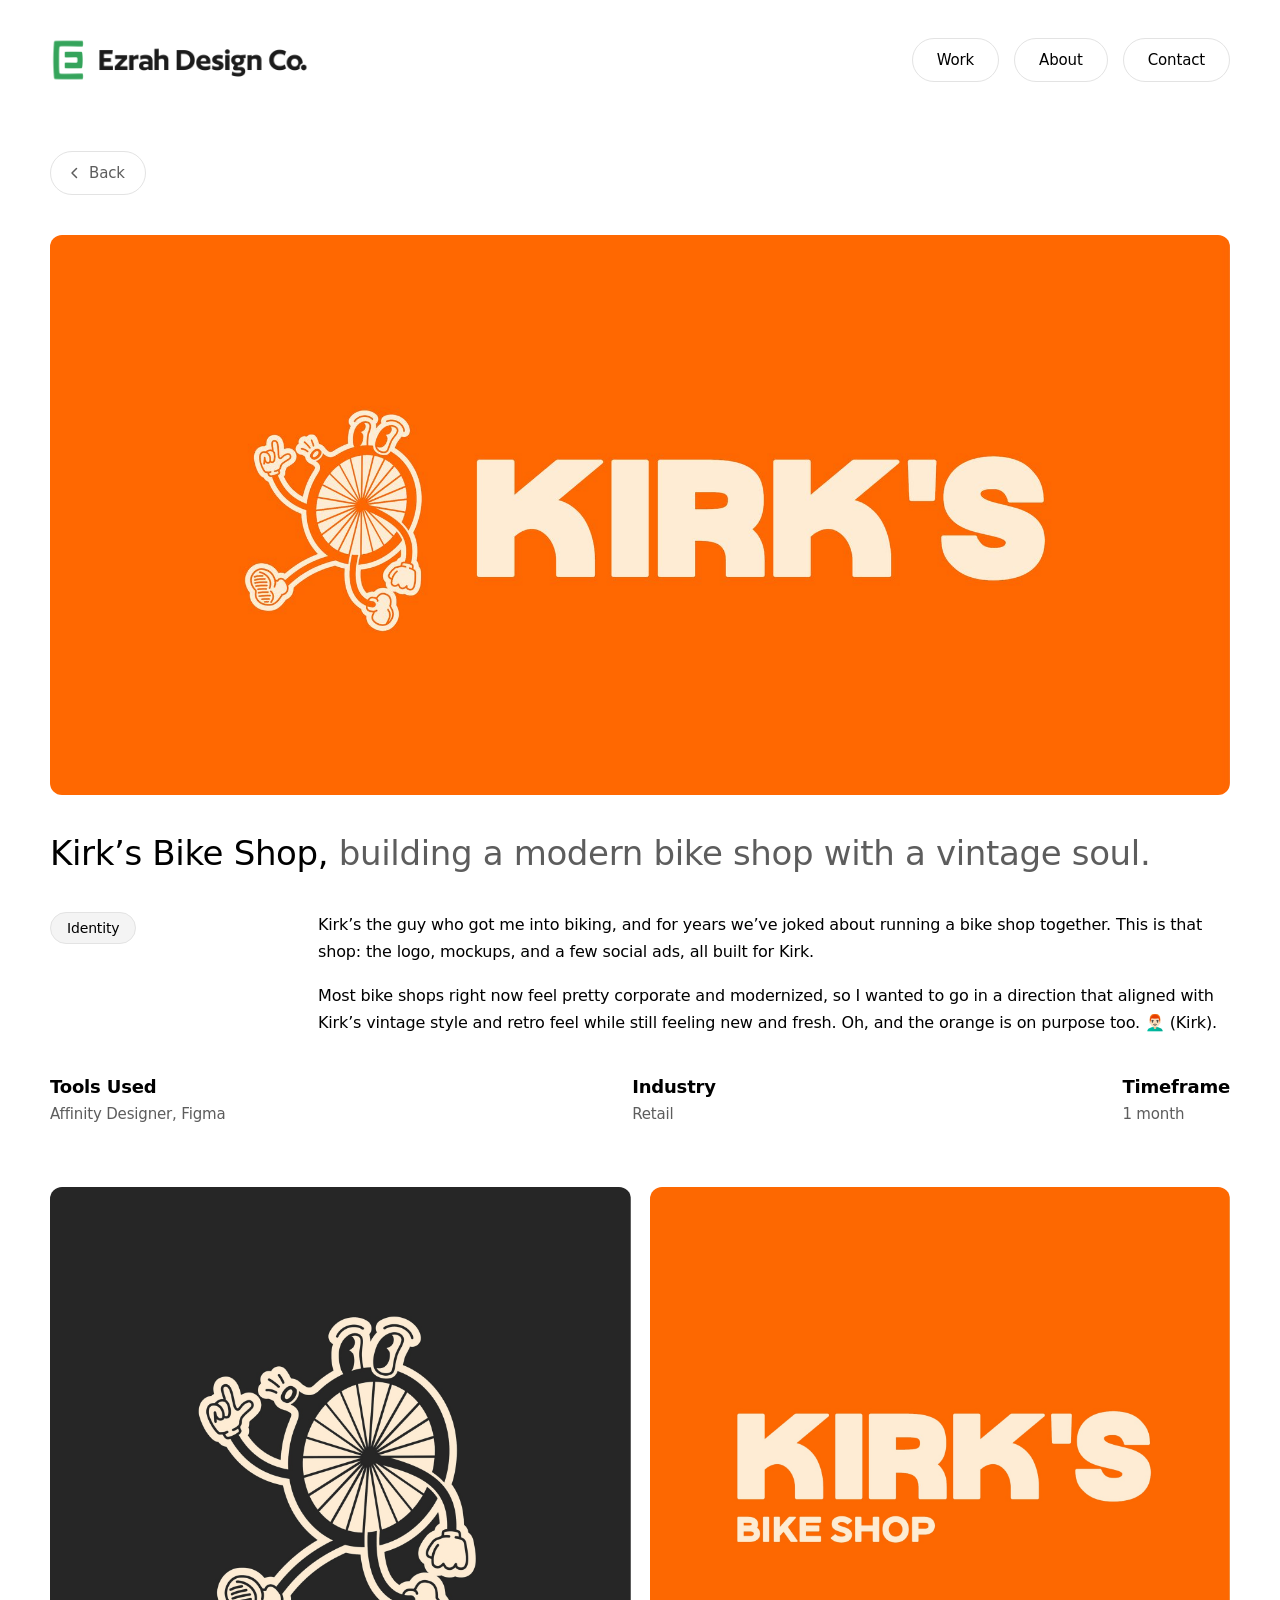
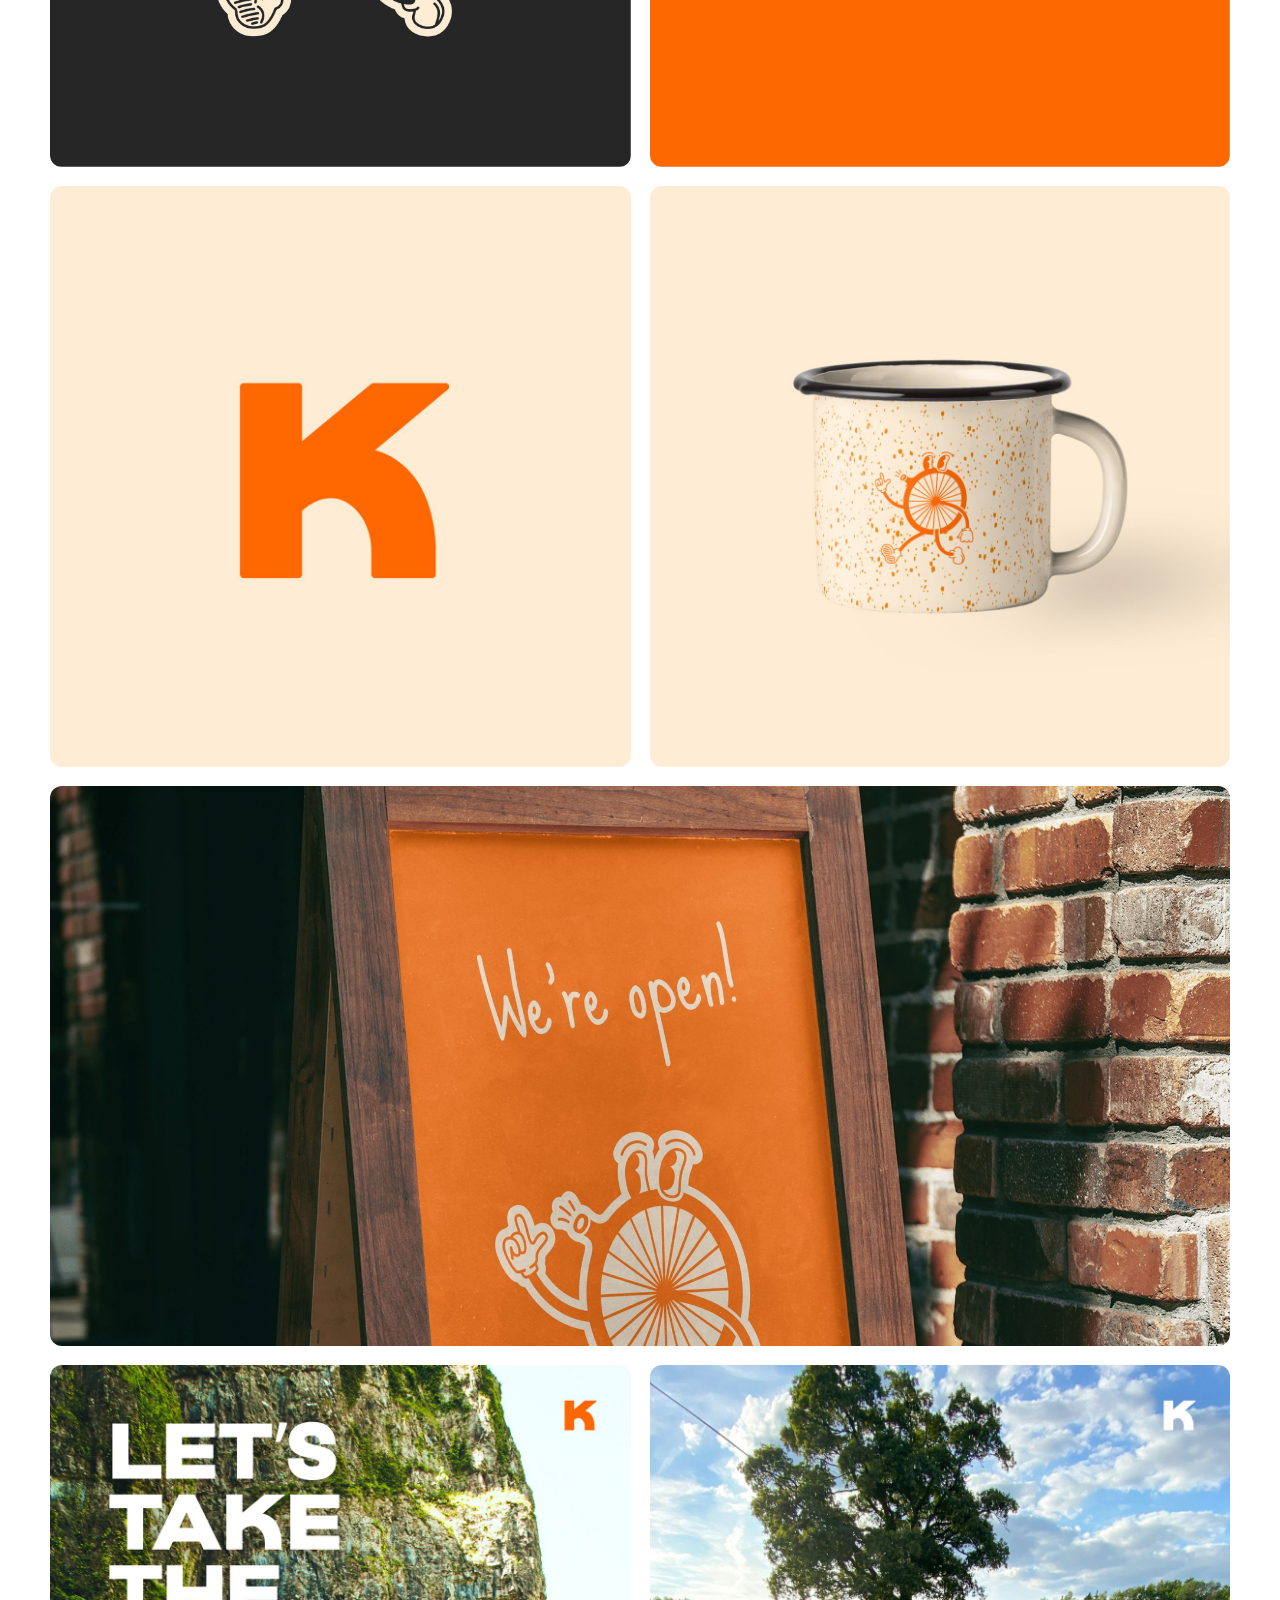
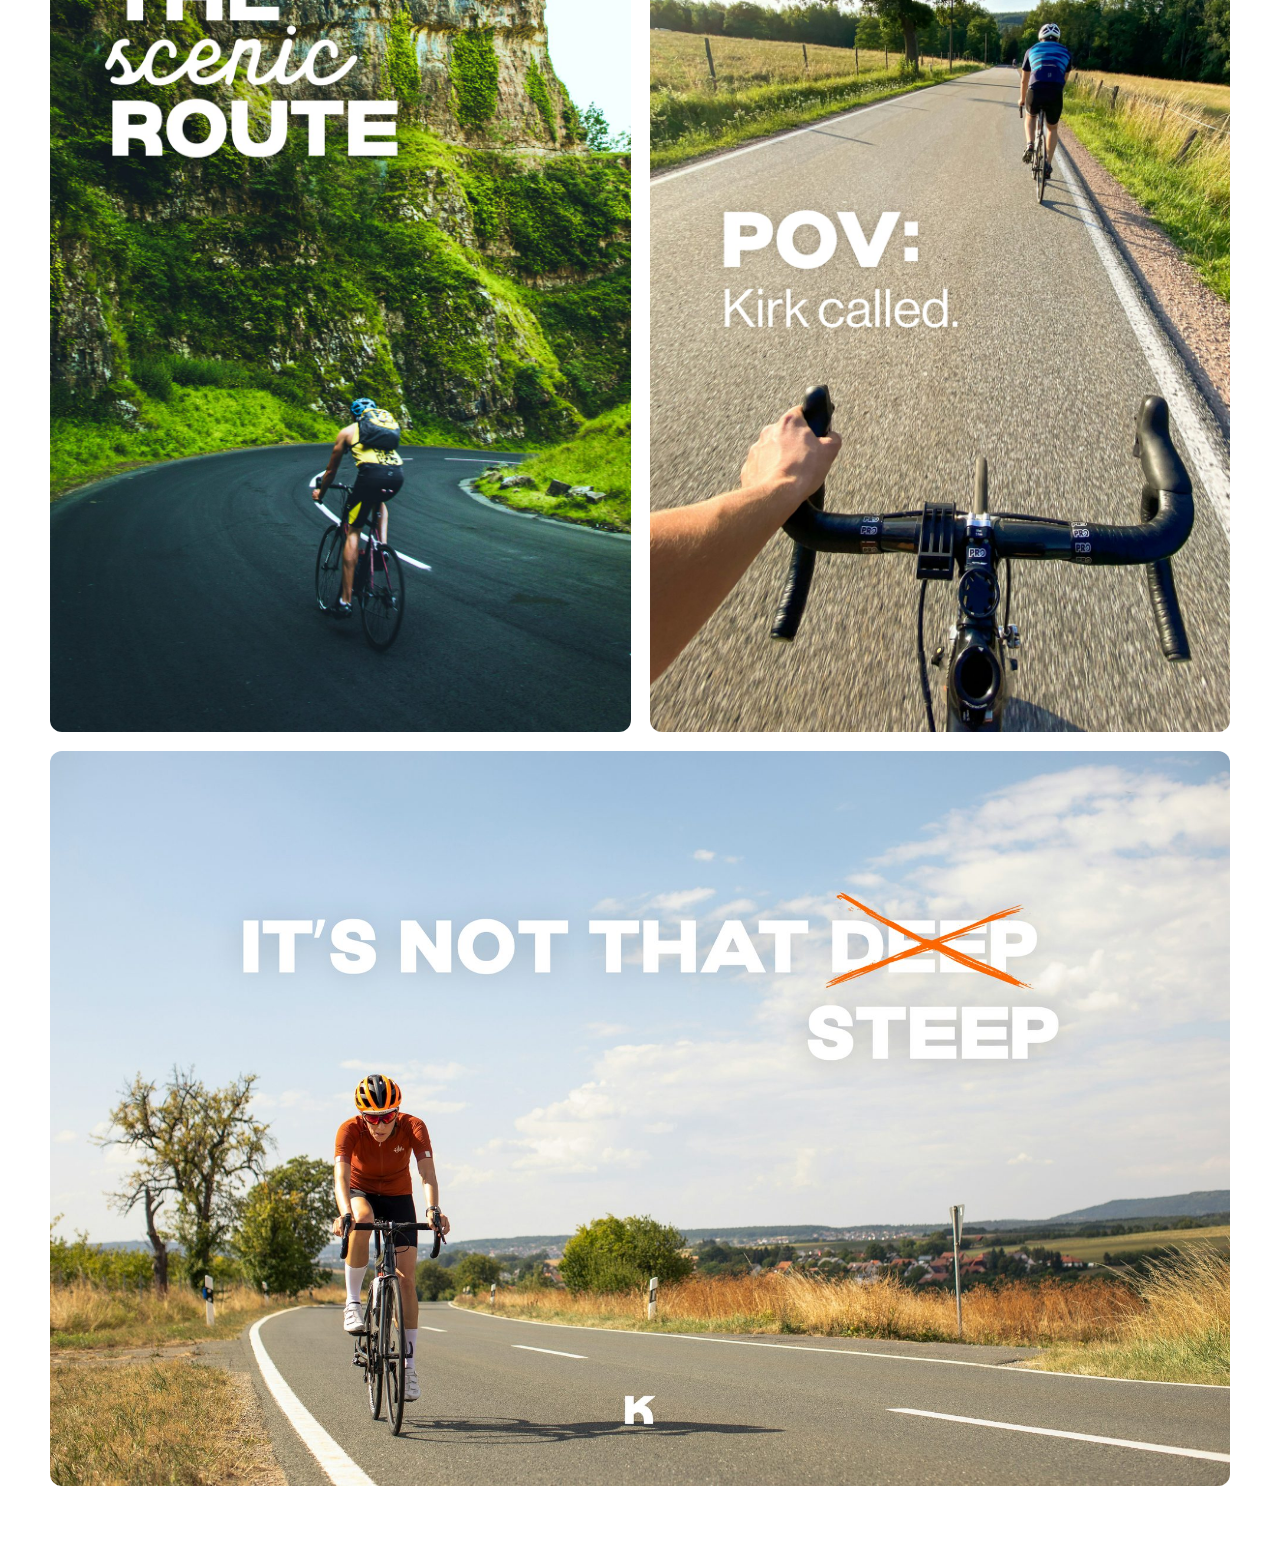
<file: work/kirks-bike-shop/index.html>
<!DOCTYPE html>
<html lang="en">
<head>
  <meta charset="UTF-8" />
  <meta name="viewport" content="width=device-width, initial-scale=1.0" />
  <title>Kirk's Bike Shop Brand Identity | Ezrah Design Co.</title>
  <meta name="description" content="A Vancouver bike shop that specializes in road bikes, repairs, and gettin' those wheels rolling." />
  <link rel="canonical" href="https://ezrahdesignco.ca/work/kirks-bike-shop/" />

  <meta property="og:type" content="website" />
  <meta property="og:site_name" content="Ezrah Design Co." />
  <meta property="og:title" content="Kirk's Bike Shop Brand Identity | Ezrah Design Co." />
  <meta property="og:description" content="A Vancouver bike shop that specializes in road bikes, repairs, and gettin' those wheels rolling." />
  <meta property="og:url" content="https://ezrahdesignco.ca/work/kirks-bike-shop/" />
  <meta property="og:image" content="https://ezrahdesignco.ca/assets/other/og-image.jpg" />
  <meta property="og:image:width" content="1200" />
  <meta property="og:image:height" content="630" />

  <meta name="twitter:card" content="summary_large_image" />
  <meta name="twitter:title" content="Kirk's Bike Shop Brand Identity | Ezrah Design Co." />
  <meta name="twitter:description" content="A Vancouver bike shop that specializes in road bikes, repairs, and gettin' those wheels rolling." />
  <meta name="twitter:image" content="https://ezrahdesignco.ca/assets/other/og-image.jpg" />
  <link rel="icon" type="image/x-icon" href="../../assets/other/favicon.ico" />
  <link rel="icon" type="image/png" sizes="32x32" href="../../assets/other/favicon-32x32.png" />
  <link rel="icon" type="image/png" sizes="16x16" href="../../assets/other/favicon-16x16.png" />
  <link rel="apple-touch-icon" sizes="180x180" href="../../assets/other/apple-touch-icon.png" />
  <link rel="manifest" href="../../assets/other/site.webmanifest" />
  <meta name="theme-color" content="#ffffff" />

  <link rel="stylesheet" href="../../styles.css" />
  <script src="../../site.js"></script>
  <script src="../../cms-loader.js" defer></script>
</head>
<body class="is-project-detail" data-project-slug="kirks-bike-shop">

  <header class="nav">
    <a href="../../index.html" class="nav__logo">
      <img src="../../assets/hero/nav-logo.png" alt="Ezrah Design Co." class="nav__logo-img" />
    </a>
    <nav class="nav__links">
      <a href="../../index.html#work" class="pill">Work</a>
      <a href="../../index.html#about" class="pill">About</a>
      <a href="../../index.html#contact" class="pill">Contact</a>
    </nav>
    <div class="nav__toggle-wrap">
      <button class="nav__toggle" id="navToggle" aria-label="Open menu" aria-expanded="false" aria-controls="navMobileMenu">
        <span></span>
        <span></span>
        <span></span>
      </button>

      <nav class="nav__mobile-menu" id="navMobileMenu">
        <a href="../../index.html#work" class="nav__mobile-link">Work</a>
        <a href="../../index.html#about" class="nav__mobile-link">About</a>
        <a href="../../index.html#contact" class="nav__mobile-link">Contact</a>
      </nav>
    </div>
  </header>

  <div class="nav__backdrop" id="navBackdrop"></div>

  <main>
    <section class="project-detail container">
      <a href="../../index.html#work" class="project-detail__back">
        <svg width="16" height="16" viewBox="0 0 16 16" fill="none" xmlns="http://www.w3.org/2000/svg" aria-hidden="true">
          <path d="M9.5 3.5L5 8L9.5 12.5" stroke="currentColor" stroke-width="1.5" stroke-linecap="round" stroke-linejoin="round"/>
        </svg>
        Back
      </a>

      <div class="project-detail__hero">
        <img src="../../assets/work/kirks/subpage-cover.jpg" alt="Kirk&rsquo;s Bike Shop" id="cms-hero-img" />
      </div>

      <div class="project-detail__title-row">
        <h1 class="section-heading project-detail__title">
          <span id="cms-title">Kirk&rsquo;s Bike Shop</span>,
          <span class="project-detail__title-soft" id="cms-headline-soft">building a modern bike shop with a vintage soul.</span>
        </h1>
      </div>

      <div class="project-detail__section project-detail__info">
        <h2 class="sr-only">What I Did</h2>
        <div class="project-detail__tags" id="cms-tags">
          <span class="project-detail__tag">Identity</span>
        </div>
        <div class="project-detail__story">
          <p id="cms-story-brief">Kirk&rsquo;s the guy who got me into biking, and for years we&rsquo;ve joked about running a bike shop together. This is that shop: the logo, mockups, and a few social ads, all built for Kirk.</p>
          <p id="cms-story-concept">Most bike shops right now feel pretty corporate and modernized, so I wanted to go in a direction that aligned with Kirk&rsquo;s vintage style and retro feel while still feeling new and fresh. Oh, and the orange is on purpose too. 👨🏻&zwj;🦰 (Kirk).</p>
        </div>
      </div>

      <div class="project-detail__section">
        <h2 class="sr-only">Project Details</h2>
        <div class="project-detail__grid project-detail__grid--three">
          <div class="project-detail__field">
            <p class="project-detail__field-label">Tools Used</p>
            <p class="project-detail__field-value" id="cms-field-tools">Affinity Designer, Figma</p>
          </div>
          <div class="project-detail__field">
            <p class="project-detail__field-label">Industry</p>
            <p class="project-detail__field-value" id="cms-field-industry">Retail</p>
          </div>
          <div class="project-detail__field">
            <p class="project-detail__field-label">Timeframe</p>
            <p class="project-detail__field-value" id="cms-field-timeframe">1 month</p>
          </div>
        </div>
      </div>

      <h2 class="sr-only">Gallery</h2>
      <div class="project-detail__media" id="cms-gallery">
        <div class="project-detail__media-squares">
          <img src="../../assets/work/kirks/icon.jpg" alt="Kirk&rsquo;s Bike Shop icon mark" />
          <img src="../../assets/work/kirks/text%20logo.jpg" alt="Kirk&rsquo;s Bike Shop wordmark logo" />
        </div>
        <div class="project-detail__media-squares">
          <img src="../../assets/work/kirks/k.jpg" alt="K icon mark" />
          <img src="../../assets/work/kirks/cup.jpg" alt="Branded enamel mug mockup" />
        </div>
        <div class="project-detail__media-full">
          <img src="../../assets/work/kirks/store-sign.jpg" alt="A sandwich board reading &ldquo;We&rsquo;re open!&rdquo; outside Kirk&rsquo;s Bike Shop" />
        </div>
        <div class="project-detail__media-tall-pair">
          <img src="../../assets/work/kirks/ad-1.jpg" alt="&ldquo;Let&rsquo;s take the scenic route&rdquo; ad" />
          <img src="../../assets/work/kirks/ad-2.jpg" alt="&ldquo;POV: Kirk called&rdquo; ad" />
        </div>
        <div class="project-detail__media-full project-detail__media-full--fit">
          <img src="../../assets/work/kirks/ad-3.jpg" alt="&ldquo;It&rsquo;s not that steep&rdquo; ad" style="aspect-ratio: 5868 / 3654;" />
        </div>
      </div>
    </section>
  </main>

  <script>
    const navToggle = document.getElementById('navToggle');
    const navMobileMenu = document.getElementById('navMobileMenu');
    const navBackdrop = document.getElementById('navBackdrop');

    navToggle.addEventListener('click', () => {
      const isOpen = navMobileMenu.classList.toggle('is-open');
      navToggle.classList.toggle('is-open', isOpen);
      navBackdrop.classList.toggle('is-open', isOpen);
      navToggle.setAttribute('aria-expanded', String(isOpen));
      document.body.style.overflow = isOpen ? 'hidden' : '';
    });

    navBackdrop.addEventListener('click', () => {
      navMobileMenu.classList.remove('is-open');
      navToggle.classList.remove('is-open');
      navBackdrop.classList.remove('is-open');
      navToggle.setAttribute('aria-expanded', 'false');
      document.body.style.overflow = '';
    });

    navMobileMenu.querySelectorAll('a').forEach((link) => {
      link.addEventListener('click', () => {
        navMobileMenu.classList.remove('is-open');
        navToggle.classList.remove('is-open');
        navBackdrop.classList.remove('is-open');
        navToggle.setAttribute('aria-expanded', 'false');
        document.body.style.overflow = '';
      });
    });
  </script>
</body>
</html>
</file>
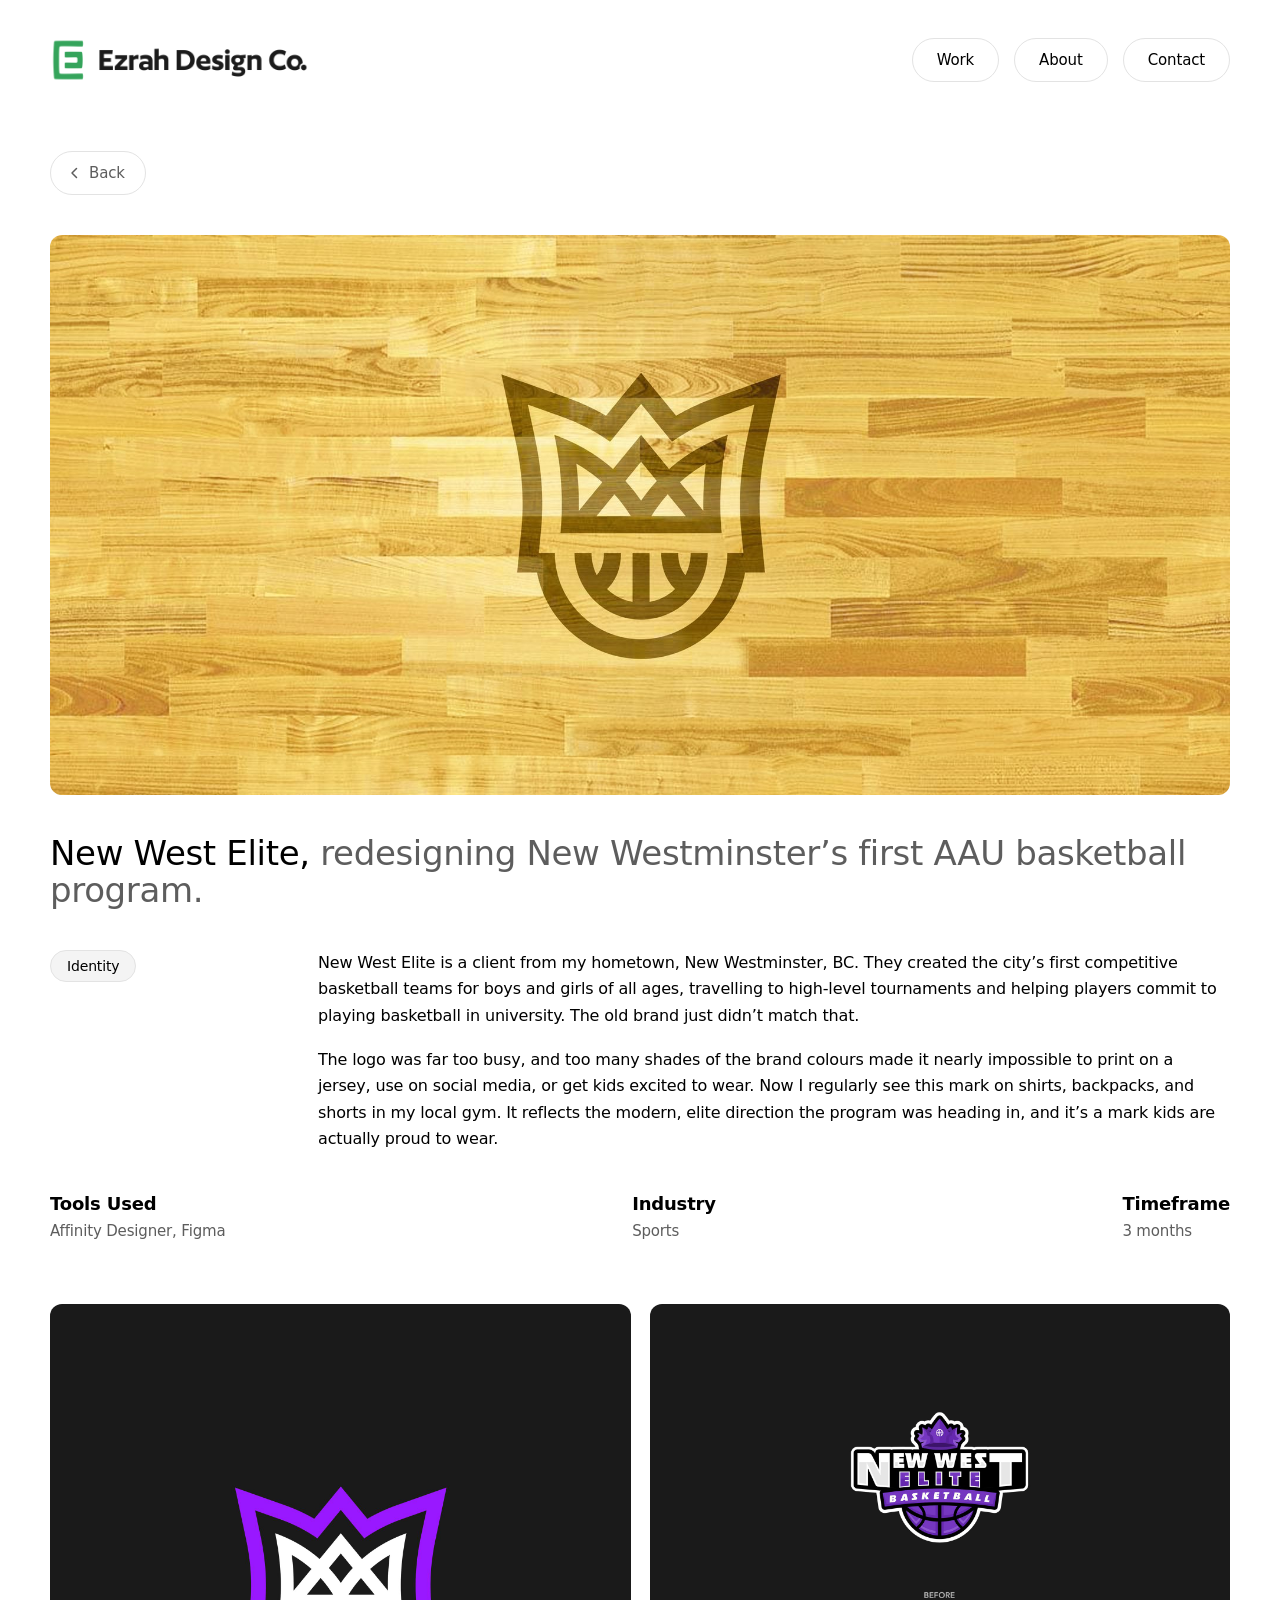
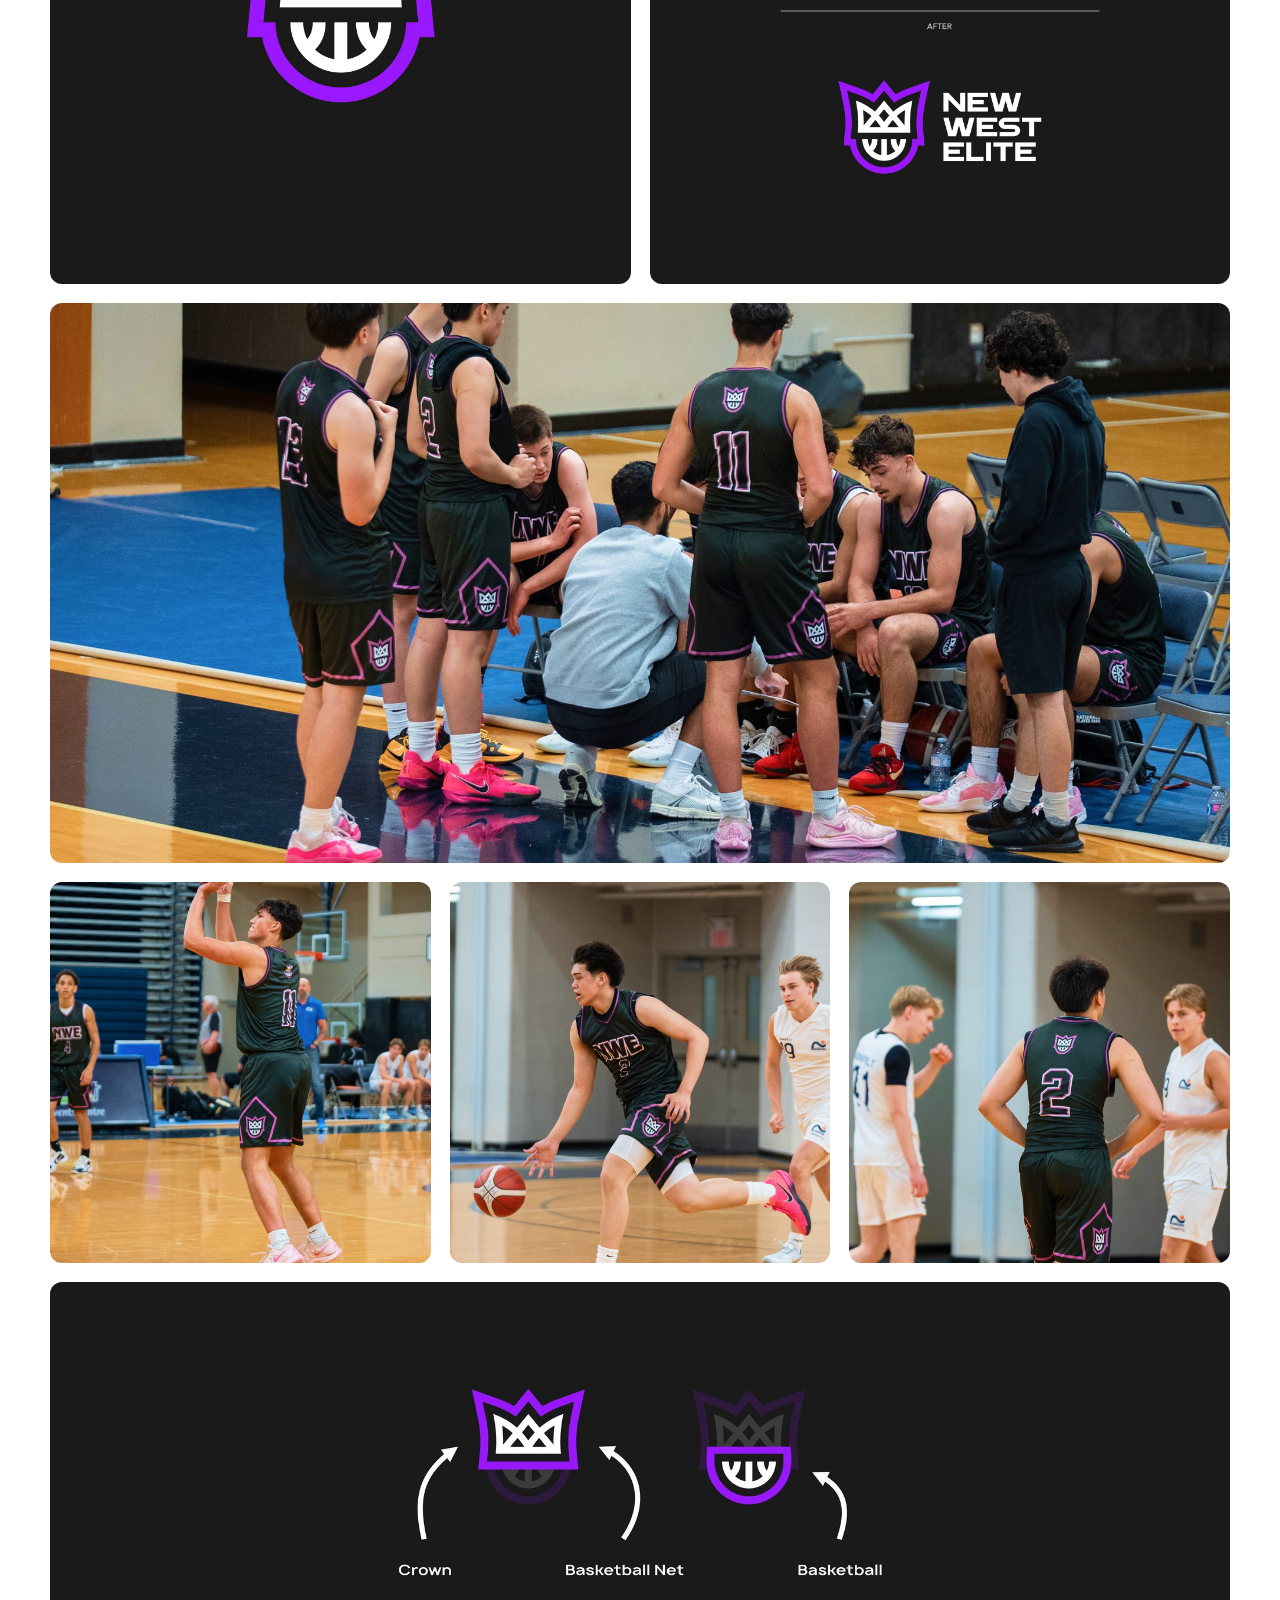
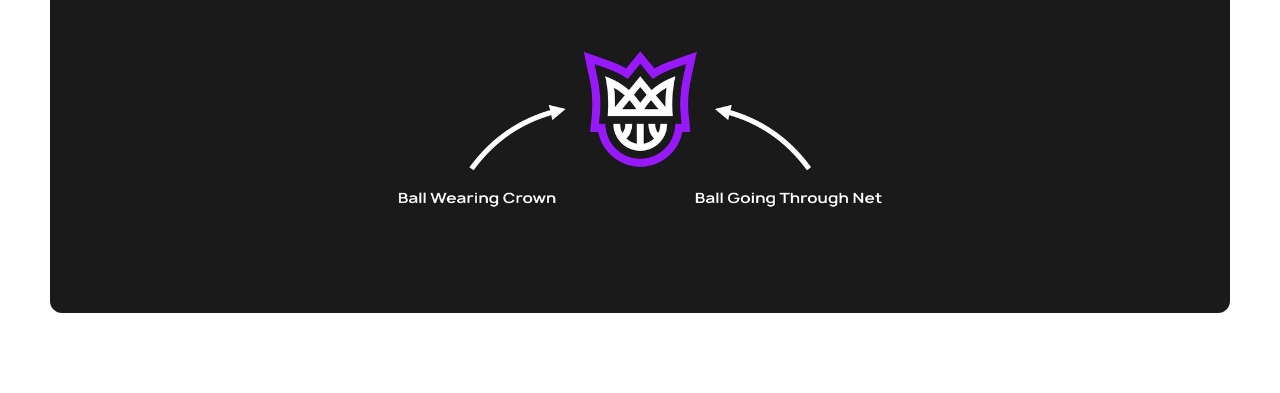
<file: work/new-west-elite/index.html>
<!DOCTYPE html>
<html lang="en">
<head>
  <meta charset="UTF-8" />
  <meta name="viewport" content="width=device-width, initial-scale=1.0" />
  <title>New West Elite Brand Identity | Ezrah Design Co.</title>
  <meta name="description" content="New Westminster's first-ever AAU basketball program designed to make basketball more accessible to the community." />
  <link rel="canonical" href="https://ezrahdesignco.ca/work/new-west-elite/" />

  <meta property="og:type" content="website" />
  <meta property="og:site_name" content="Ezrah Design Co." />
  <meta property="og:title" content="New West Elite Brand Identity | Ezrah Design Co." />
  <meta property="og:description" content="New Westminster's first-ever AAU basketball program designed to make basketball more accessible to the community." />
  <meta property="og:url" content="https://ezrahdesignco.ca/work/new-west-elite/" />
  <meta property="og:image" content="https://ezrahdesignco.ca/assets/other/og-image.jpg" />
  <meta property="og:image:width" content="1200" />
  <meta property="og:image:height" content="630" />

  <meta name="twitter:card" content="summary_large_image" />
  <meta name="twitter:title" content="New West Elite Brand Identity | Ezrah Design Co." />
  <meta name="twitter:description" content="New Westminster's first-ever AAU basketball program designed to make basketball more accessible to the community." />
  <meta name="twitter:image" content="https://ezrahdesignco.ca/assets/other/og-image.jpg" />
  <link rel="icon" type="image/x-icon" href="../../assets/other/favicon.ico" />
  <link rel="icon" type="image/png" sizes="32x32" href="../../assets/other/favicon-32x32.png" />
  <link rel="icon" type="image/png" sizes="16x16" href="../../assets/other/favicon-16x16.png" />
  <link rel="apple-touch-icon" sizes="180x180" href="../../assets/other/apple-touch-icon.png" />
  <link rel="manifest" href="../../assets/other/site.webmanifest" />
  <meta name="theme-color" content="#ffffff" />

  <link rel="stylesheet" href="../../styles.css" />
  <script src="../../site.js"></script>
  <script src="../../cms-loader.js" defer></script>
</head>
<body class="is-project-detail" data-project-slug="new-west-elite">

  <header class="nav">
    <a href="../../index.html" class="nav__logo">
      <img src="../../assets/hero/nav-logo.png" alt="Ezrah Design Co." class="nav__logo-img" />
    </a>
    <nav class="nav__links">
      <a href="../../index.html#work" class="pill">Work</a>
      <a href="../../index.html#about" class="pill">About</a>
      <a href="../../index.html#contact" class="pill">Contact</a>
    </nav>
    <div class="nav__toggle-wrap">
      <button class="nav__toggle" id="navToggle" aria-label="Open menu" aria-expanded="false" aria-controls="navMobileMenu">
        <span></span>
        <span></span>
        <span></span>
      </button>

      <nav class="nav__mobile-menu" id="navMobileMenu">
        <a href="../../index.html#work" class="nav__mobile-link">Work</a>
        <a href="../../index.html#about" class="nav__mobile-link">About</a>
        <a href="../../index.html#contact" class="nav__mobile-link">Contact</a>
      </nav>
    </div>
  </header>

  <div class="nav__backdrop" id="navBackdrop"></div>

  <main>
    <section class="project-detail container">
      <a href="../../index.html#work" class="project-detail__back">
        <svg width="16" height="16" viewBox="0 0 16 16" fill="none" xmlns="http://www.w3.org/2000/svg" aria-hidden="true">
          <path d="M9.5 3.5L5 8L9.5 12.5" stroke="currentColor" stroke-width="1.5" stroke-linecap="round" stroke-linejoin="round"/>
        </svg>
        Back
      </a>

      <div class="project-detail__hero">
        <img src="../../assets/work/new-west-elite/subpage-cover.jpg" alt="New West Elite" id="cms-hero-img" />
      </div>

      <div class="project-detail__title-row">
        <h1 class="section-heading project-detail__title">
          <span id="cms-title">New West Elite</span>,
          <span class="project-detail__title-soft" id="cms-headline-soft">redesigning New Westminster&rsquo;s first AAU basketball program.</span>
        </h1>
      </div>

      <div class="project-detail__section project-detail__info">
        <h2 class="sr-only">What I Did</h2>
        <div class="project-detail__tags" id="cms-tags">
          <span class="project-detail__tag">Identity</span>
        </div>
        <div class="project-detail__story">
          <p id="cms-story-brief">New West Elite is a client from my hometown, New Westminster, BC. They created the city&rsquo;s first competitive basketball teams for boys and girls of all ages, travelling to high-level tournaments and helping players commit to playing basketball in university. The old brand just didn&rsquo;t match that.</p>
          <p id="cms-story-concept">The logo was far too busy, and too many shades of the brand colours made it nearly impossible to print on a jersey, use on social media, or get kids excited to wear. Now I regularly see this mark on shirts, backpacks, and shorts in my local gym. It reflects the modern, elite direction the program was heading in, and it&rsquo;s a mark kids are actually proud to wear.</p>
        </div>
      </div>

      <div class="project-detail__section">
        <h2 class="sr-only">Project Details</h2>
        <div class="project-detail__grid project-detail__grid--three">
          <div class="project-detail__field">
            <p class="project-detail__field-label">Tools Used</p>
            <p class="project-detail__field-value" id="cms-field-tools">Affinity Designer, Figma</p>
          </div>
          <div class="project-detail__field">
            <p class="project-detail__field-label">Industry</p>
            <p class="project-detail__field-value" id="cms-field-industry">Sports</p>
          </div>
          <div class="project-detail__field">
            <p class="project-detail__field-label">Timeframe</p>
            <p class="project-detail__field-value" id="cms-field-timeframe">3 months</p>
          </div>
        </div>
      </div>

      <h2 class="sr-only">Gallery</h2>
      <div class="project-detail__media" id="cms-gallery">
        <div class="project-detail__media-squares">
          <img src="../../assets/work/new-west-elite/nwe-photo-2.jpg" alt="New West Elite branded hoodie mockup" />
          <img src="../../assets/work/new-west-elite/before-and-after.jpg" alt="Before and after logo redesign comparison" />
        </div>
        <div class="project-detail__media-full">
          <img src="../../assets/work/new-west-elite/image-2.jpg" alt="New West Elite players in uniform huddled with their coach on the sideline" />
        </div>
        <div class="project-detail__media-triple">
          <img src="../../assets/work/new-west-elite/image-1.jpg" alt="New West Elite player shooting a free throw in a branded jersey" />
          <img src="../../assets/work/new-west-elite/image-4.jpg" alt="New West Elite player dribbling downcourt in a game" />
          <img src="../../assets/work/new-west-elite/image-3.jpg" alt="New West Elite player in the number 2 jersey standing on the court" />
        </div>
        <div class="project-detail__media-full project-detail__media-full--fit">
          <img src="../../assets/work/new-west-elite/explanation.jpg" alt="New West Elite brand explanation graphic" style="aspect-ratio: 7041 / 3765;" />
        </div>
      </div>
    </section>
  </main>

  <script>
    const navToggle = document.getElementById('navToggle');
    const navMobileMenu = document.getElementById('navMobileMenu');
    const navBackdrop = document.getElementById('navBackdrop');

    navToggle.addEventListener('click', () => {
      const isOpen = navMobileMenu.classList.toggle('is-open');
      navToggle.classList.toggle('is-open', isOpen);
      navBackdrop.classList.toggle('is-open', isOpen);
      navToggle.setAttribute('aria-expanded', String(isOpen));
      document.body.style.overflow = isOpen ? 'hidden' : '';
    });

    navBackdrop.addEventListener('click', () => {
      navMobileMenu.classList.remove('is-open');
      navToggle.classList.remove('is-open');
      navBackdrop.classList.remove('is-open');
      navToggle.setAttribute('aria-expanded', 'false');
      document.body.style.overflow = '';
    });

    navMobileMenu.querySelectorAll('a').forEach((link) => {
      link.addEventListener('click', () => {
        navMobileMenu.classList.remove('is-open');
        navToggle.classList.remove('is-open');
        navBackdrop.classList.remove('is-open');
        navToggle.setAttribute('aria-expanded', 'false');
        document.body.style.overflow = '';
      });
    });
  </script>
</body>
</html>
</file>
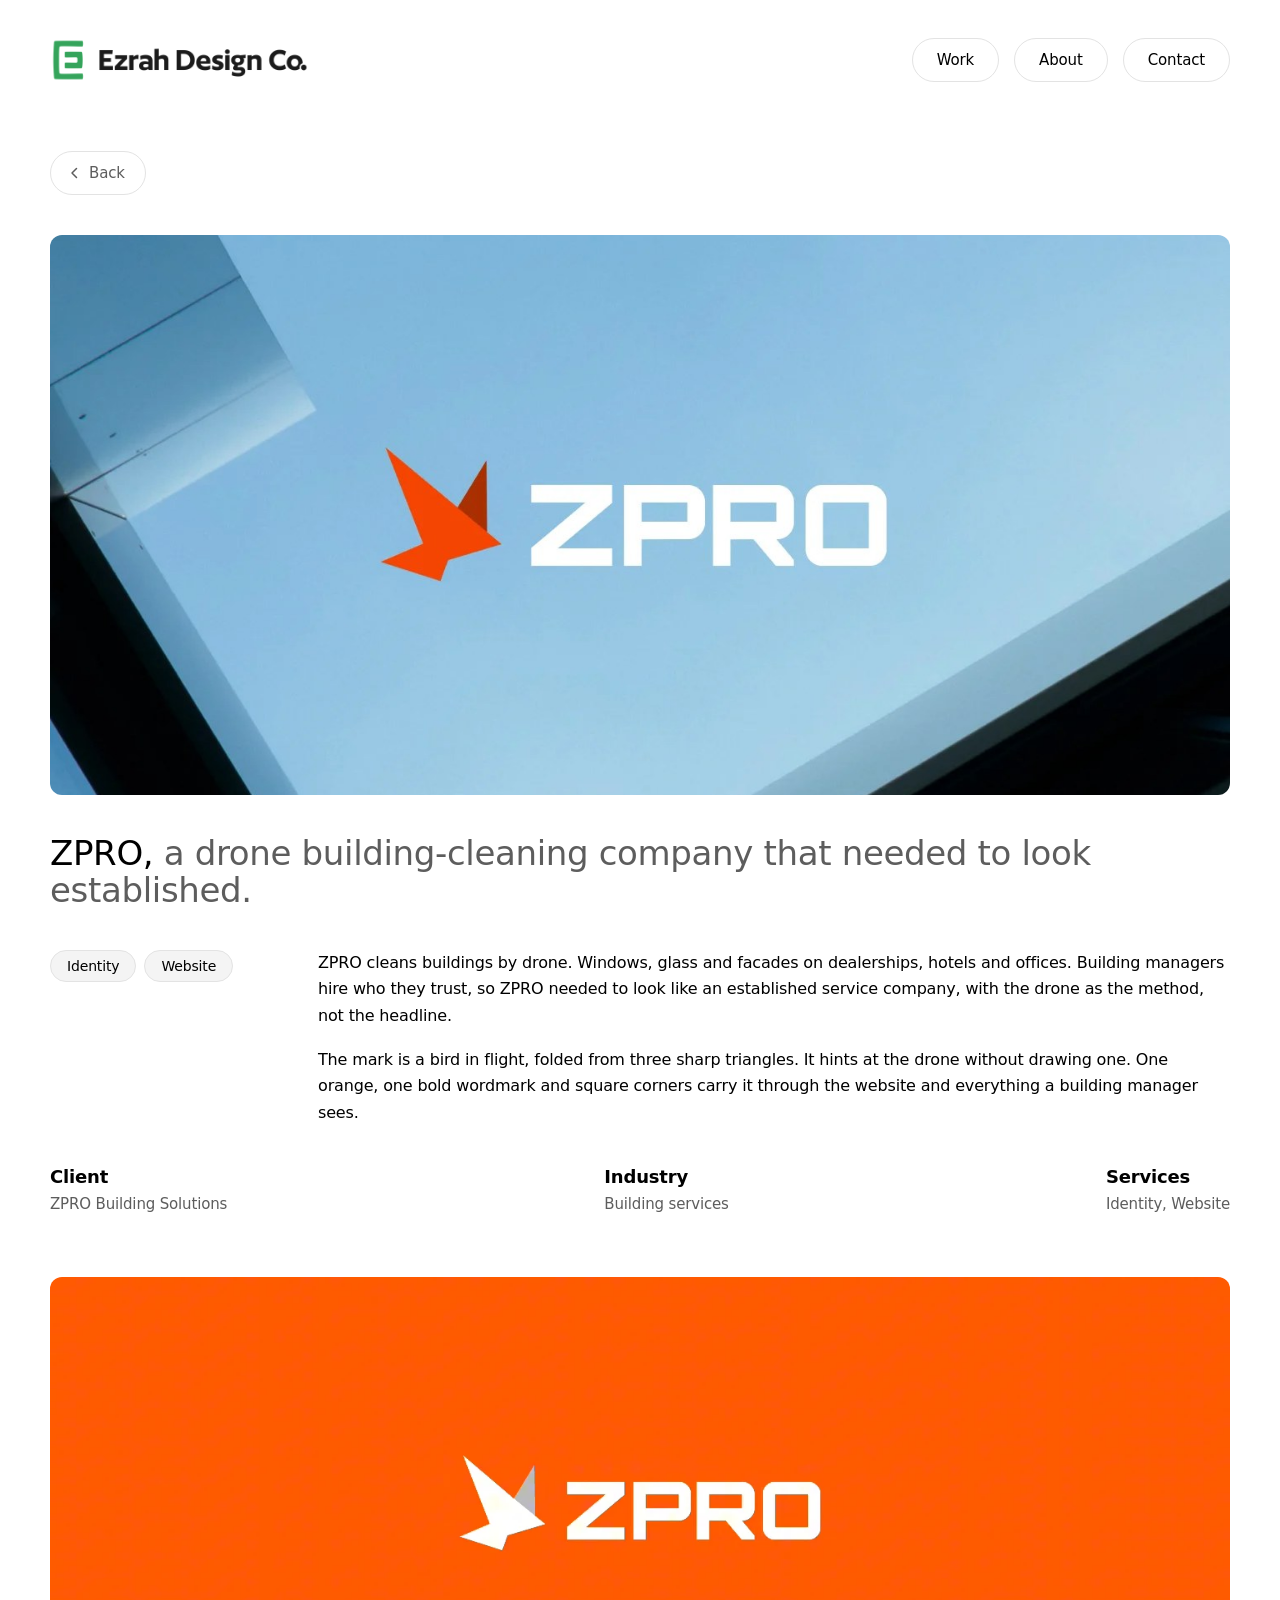
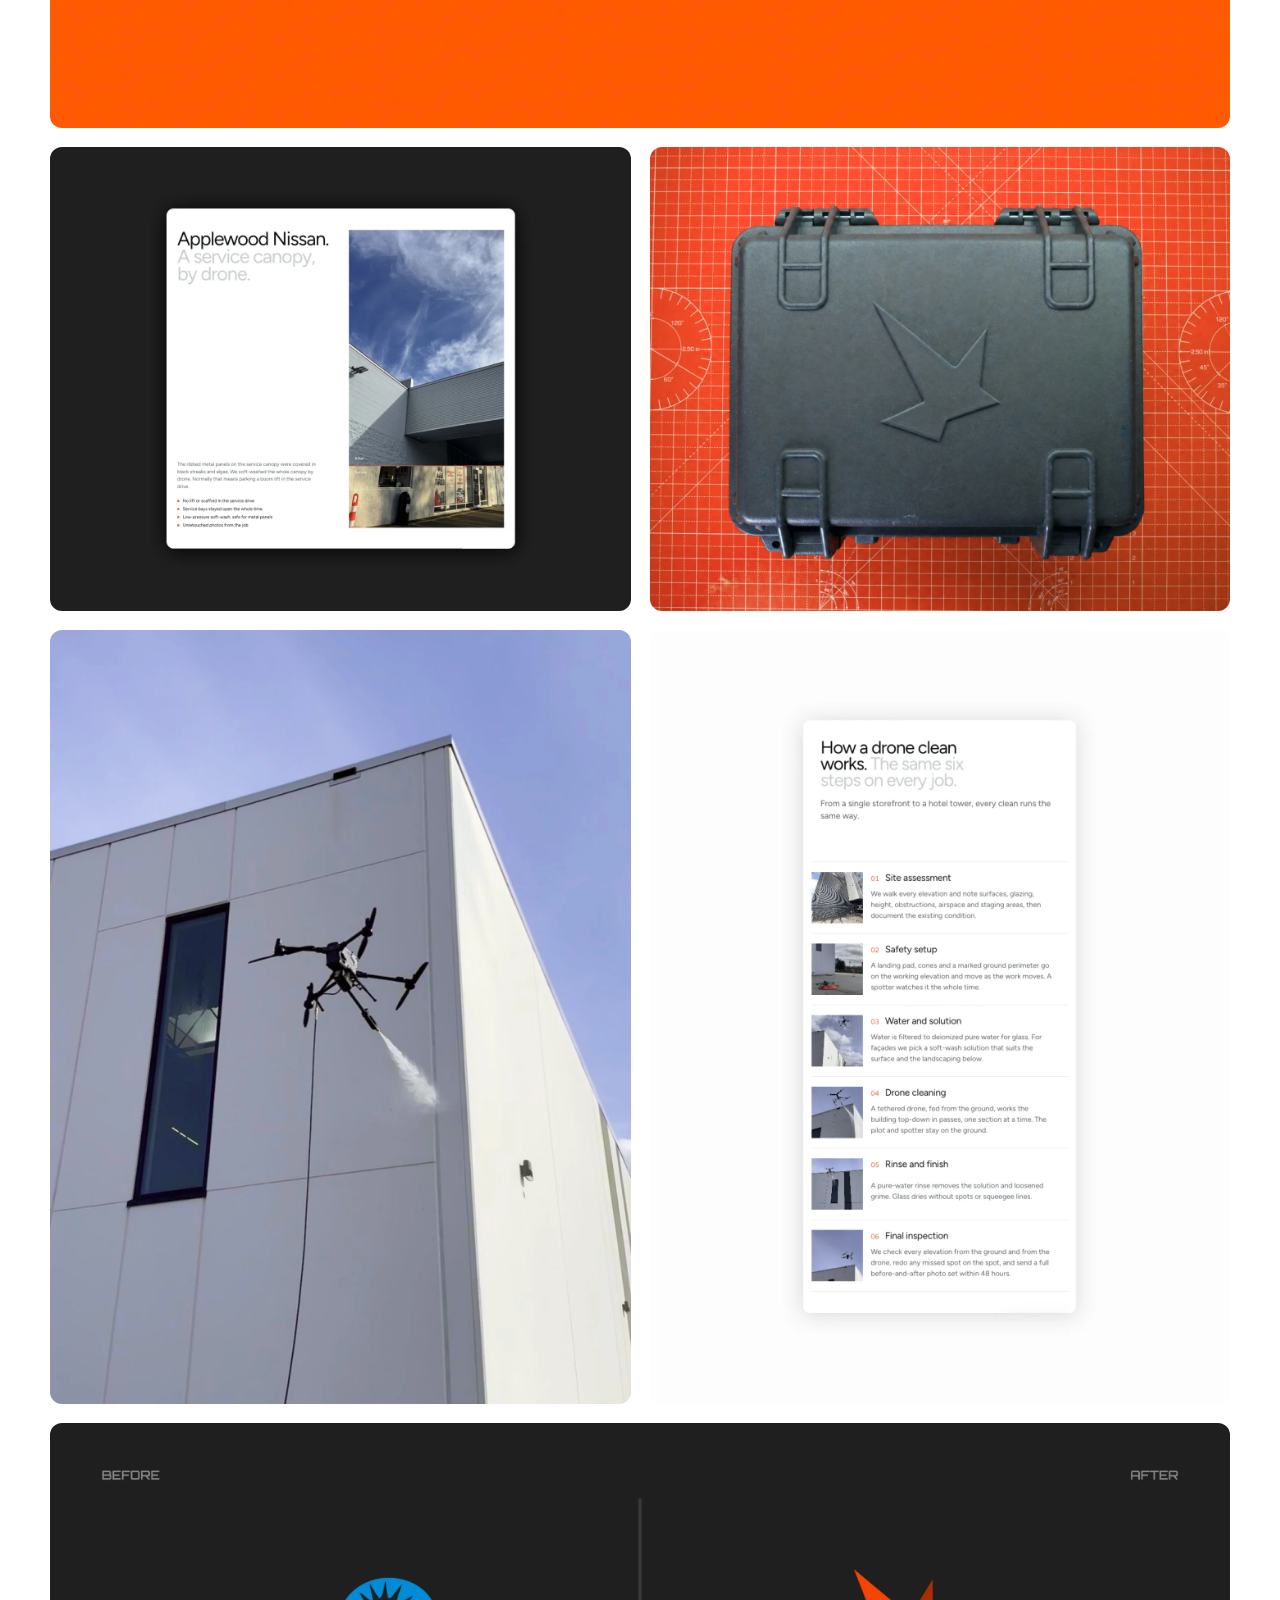
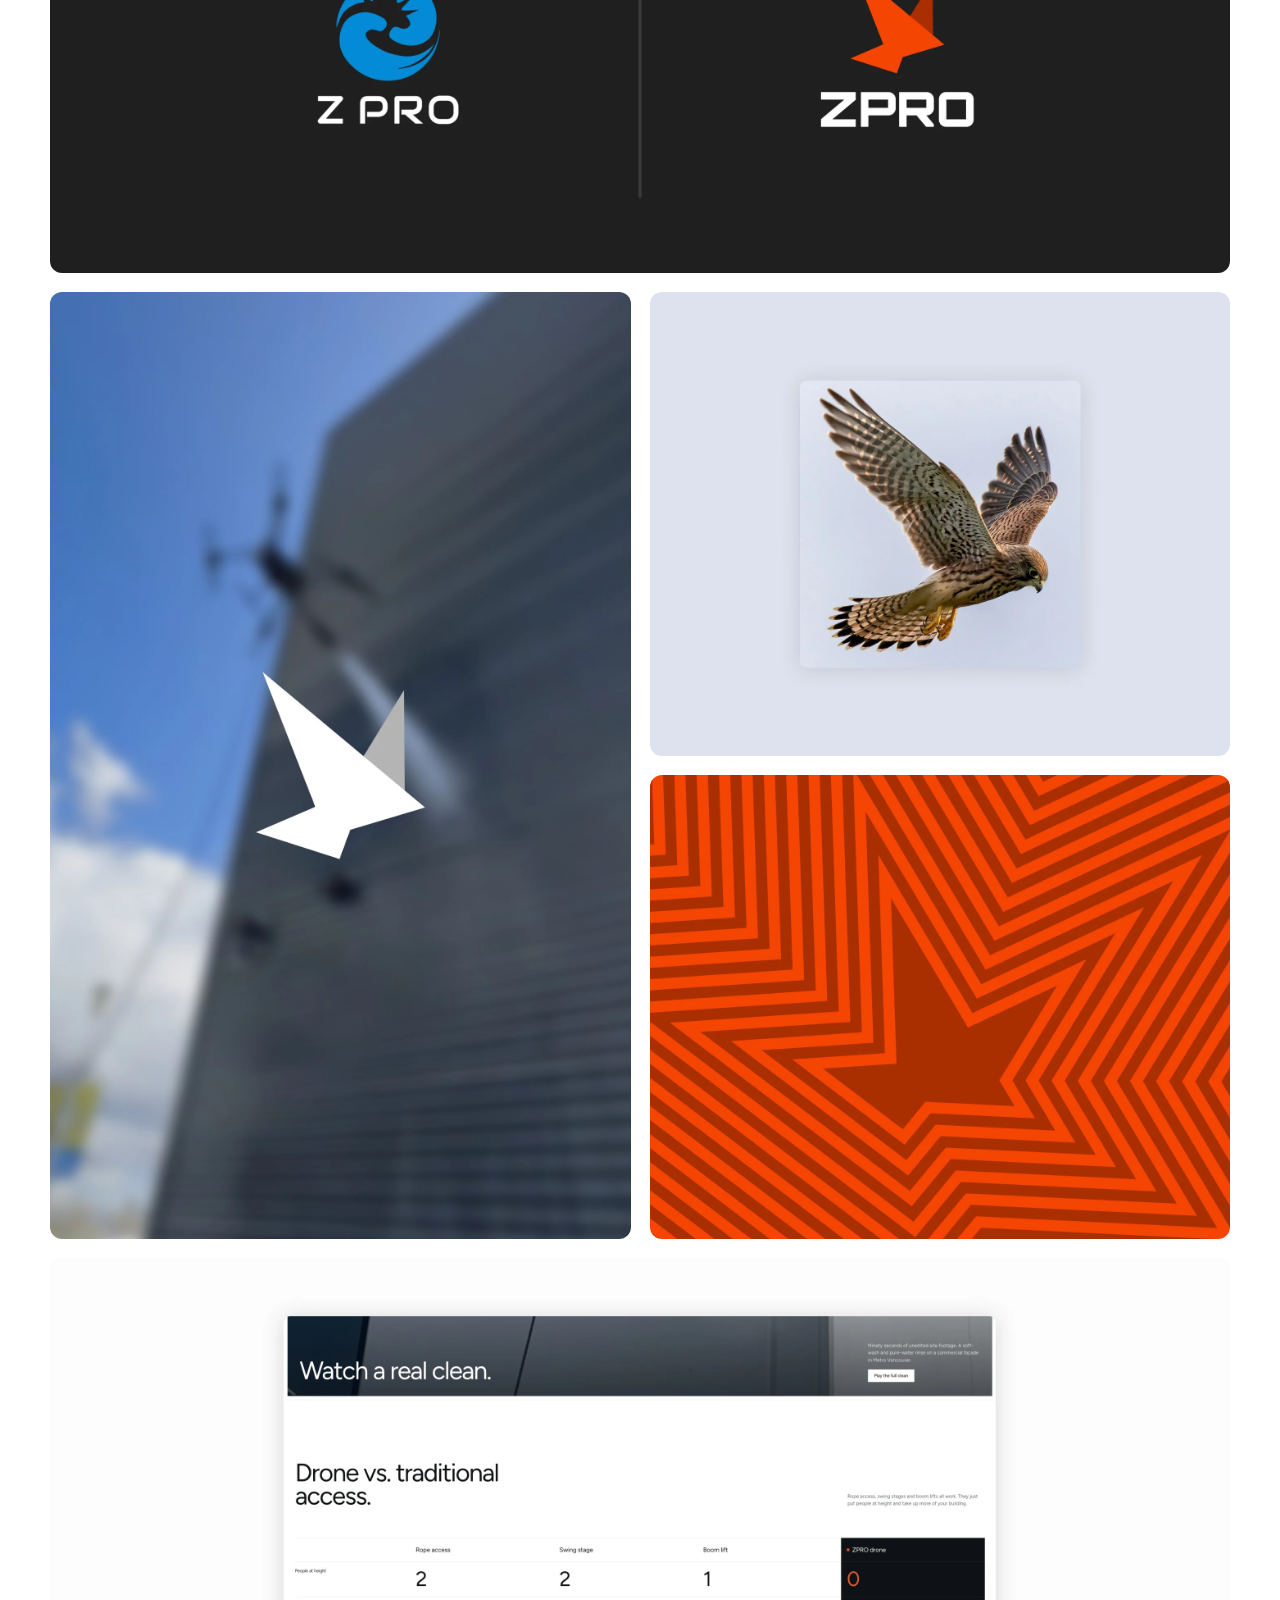
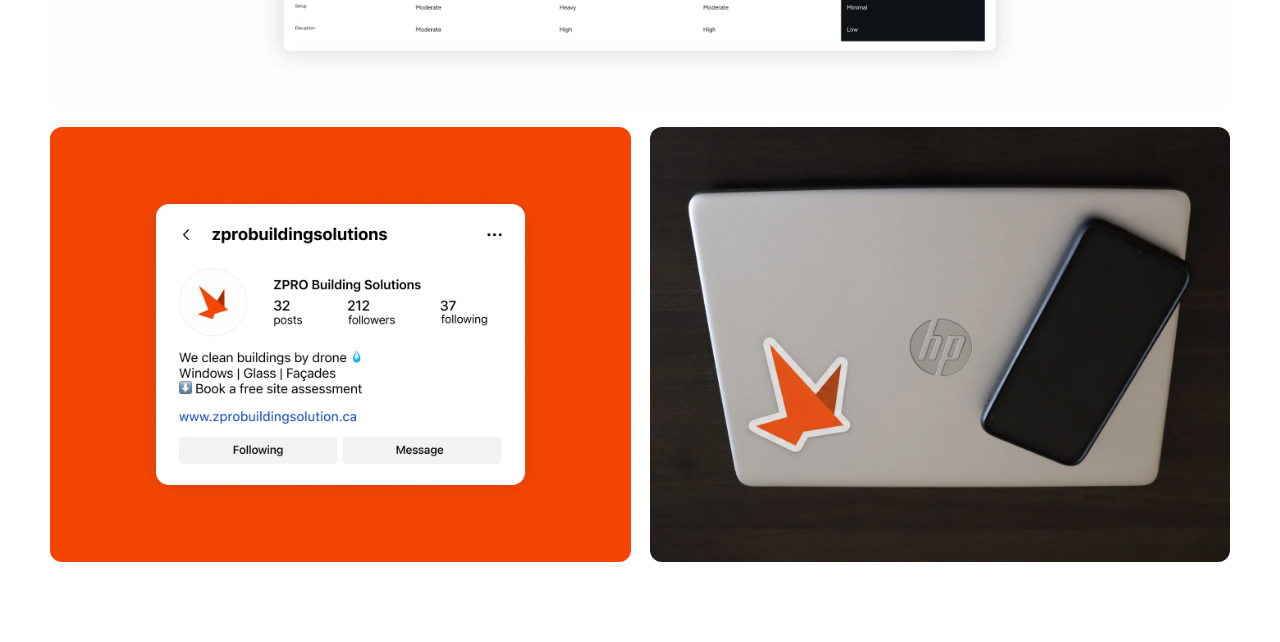
<file: work/zpro/index.html>
<!DOCTYPE html>
<html lang="en">
<head>
  <meta charset="UTF-8" />
  <meta name="viewport" content="width=device-width, initial-scale=1.0" />
  <title>ZPRO Identity &amp; Website Design | Ezrah Design Co.</title>
  <meta name="description" content="Brand and website for a building cleaning company that works by drone." />
  <link rel="canonical" href="https://ezrahdesignco.ca/work/zpro/" />

  <meta property="og:type" content="website" />
  <meta property="og:site_name" content="Ezrah Design Co." />
  <meta property="og:title" content="ZPRO Identity &amp; Website Design | Ezrah Design Co." />
  <meta property="og:description" content="Brand and website for a building cleaning company that works by drone." />
  <meta property="og:url" content="https://ezrahdesignco.ca/work/zpro/" />
  <meta property="og:image" content="https://ezrahdesignco.ca/assets/other/og-image.jpg" />
  <meta property="og:image:width" content="1200" />
  <meta property="og:image:height" content="630" />

  <meta name="twitter:card" content="summary_large_image" />
  <meta name="twitter:title" content="ZPRO Identity &amp; Website Design | Ezrah Design Co." />
  <meta name="twitter:description" content="Brand and website for a building cleaning company that works by drone." />
  <meta name="twitter:image" content="https://ezrahdesignco.ca/assets/other/og-image.jpg" />
  <link rel="icon" type="image/x-icon" href="../../assets/other/favicon.ico" />
  <link rel="icon" type="image/png" sizes="32x32" href="../../assets/other/favicon-32x32.png" />
  <link rel="icon" type="image/png" sizes="16x16" href="../../assets/other/favicon-16x16.png" />
  <link rel="apple-touch-icon" sizes="180x180" href="../../assets/other/apple-touch-icon.png" />
  <link rel="manifest" href="../../assets/other/site.webmanifest" />
  <meta name="theme-color" content="#ffffff" />

  <link rel="stylesheet" href="../../styles.css" />
  <script src="../../site.js"></script>
  <script src="../../cms-loader.js" defer></script>
</head>
<body class="is-project-detail" data-project-slug="zpro">

  <header class="nav">
    <a href="../../index.html" class="nav__logo">
      <img src="../../assets/hero/nav-logo.png" alt="Ezrah Design Co." class="nav__logo-img" />
    </a>
    <nav class="nav__links">
      <a href="../../index.html#work" class="pill">Work</a>
      <a href="../../index.html#about" class="pill">About</a>
      <a href="../../index.html#contact" class="pill">Contact</a>
    </nav>
    <div class="nav__toggle-wrap">
      <button class="nav__toggle" id="navToggle" aria-label="Open menu" aria-expanded="false" aria-controls="navMobileMenu">
        <span></span>
        <span></span>
        <span></span>
      </button>

      <nav class="nav__mobile-menu" id="navMobileMenu">
        <a href="../../index.html#work" class="nav__mobile-link">Work</a>
        <a href="../../index.html#about" class="nav__mobile-link">About</a>
        <a href="../../index.html#contact" class="nav__mobile-link">Contact</a>
      </nav>
    </div>
  </header>

  <div class="nav__backdrop" id="navBackdrop"></div>

  <main>
    <section class="project-detail container">
      <a href="../../index.html#work" class="project-detail__back">
        <svg width="16" height="16" viewBox="0 0 16 16" fill="none" xmlns="http://www.w3.org/2000/svg" aria-hidden="true">
          <path d="M9.5 3.5L5 8L9.5 12.5" stroke="currentColor" stroke-width="1.5" stroke-linecap="round" stroke-linejoin="round"/>
        </svg>
        Back
      </a>

      <div class="project-detail__hero">
        <img src="../../assets/work/zpro/subpage-cover.jpg" alt="The ZPRO logo over a glass building" id="cms-hero-img" />
      </div>

      <div class="project-detail__title-row">
        <h1 class="section-heading project-detail__title">
          <span id="cms-title">ZPRO</span>,
          <span class="project-detail__title-soft" id="cms-headline-soft">a drone building-cleaning company that needed to look established.</span>
        </h1>
      </div>

      <div class="project-detail__section project-detail__info">
        <h2 class="sr-only">What I Did</h2>
        <div class="project-detail__tags" id="cms-tags">
          <span class="project-detail__tag">Identity</span>
          <span class="project-detail__tag">Website</span>
        </div>
        <div class="project-detail__story">
          <p id="cms-story-brief">ZPRO cleans buildings by drone. Windows, glass and facades on dealerships, hotels and offices. Building managers hire who they trust, so ZPRO needed to look like an established service company, with the drone as the method, not the headline.</p>
          <p id="cms-story-concept">The mark is a bird in flight, folded from three sharp triangles. It hints at the drone without drawing one. One orange, one bold wordmark and square corners carry it through the website and everything a building manager sees.</p>
        </div>
      </div>

      <div class="project-detail__section">
        <h2 class="sr-only">Project Details</h2>
        <div class="project-detail__grid project-detail__grid--three">
          <div class="project-detail__field">
            <p class="project-detail__field-label">Client</p>
            <p class="project-detail__field-value" id="cms-field-client">ZPRO Building Solutions</p>
          </div>
          <div class="project-detail__field">
            <p class="project-detail__field-label">Industry</p>
            <p class="project-detail__field-value" id="cms-field-industry">Building services</p>
          </div>
          <div class="project-detail__field">
            <p class="project-detail__field-label">Services</p>
            <p class="project-detail__field-value" id="cms-field-services">Identity, Website</p>
          </div>
        </div>
      </div>

      <h2 class="sr-only">Gallery</h2>
      <div class="project-detail__media" id="cms-gallery">
        <div class="project-detail__media-video">
          <video src="../../assets/work/zpro/zpro.mp4" poster="../../assets/work/zpro/zpro-poster.webp" autoplay muted loop playsinline preload="metadata" aria-label="The ZPRO bird flying at the camera, then landing beside the ZPRO wordmark"></video>
        </div>
        <div class="project-detail__media-pair">
          <img src="../../assets/work/zpro/1b.webp" alt="A ZPRO project page for the Applewood Nissan service canopy" style="aspect-ratio: 1416 / 1132" />
          <img src="../../assets/work/zpro/1c.webp" alt="The ZPRO bird moulded into the lid of a drone case on an orange cutting mat" style="aspect-ratio: 1416 / 1132" />
        </div>
        <div class="project-detail__media-pair">
          <img src="../../assets/work/zpro/2a.webp" alt="A drone washing the side of a building" style="aspect-ratio: 1416 / 1888" />
          <img src="../../assets/work/zpro/2b.webp" alt="The six steps of a ZPRO drone clean, from the ZPRO website" style="aspect-ratio: 1416 / 1888" />
        </div>
        <div class="project-detail__media-full project-detail__media-full--fit">
          <img src="../../assets/work/zpro/3a.webp" alt="The old Z PRO logo beside the new ZPRO logo" style="aspect-ratio: 2880 / 1098" />
        </div>
        <div class="project-detail__media-feature">
          <img src="../../assets/work/zpro/3b.webp" alt="The white ZPRO bird over a drone cleaning a building" style="aspect-ratio: 1416 / 2300" />
          <img src="../../assets/work/zpro/3c.webp" alt="A kestrel in flight, wings raised like the ZPRO bird" style="aspect-ratio: 1416 / 1132" />
          <img src="../../assets/work/zpro/3d.webp" alt="A pattern of repeating ZPRO bird outlines in orange" style="aspect-ratio: 1416 / 1132" />
        </div>
        <div class="project-detail__media-full project-detail__media-full--fit">
          <img src="../../assets/work/zpro/4a.webp" alt="ZPRO website sections: the real clean film and the drone versus traditional access table" style="aspect-ratio: 2880 / 1098" />
        </div>
        <div class="project-detail__media-pair">
          <img src="../../assets/work/zpro/4b.webp" alt="The ZPRO Instagram profile with the bird as its avatar" style="aspect-ratio: 1416 / 1062" />
          <img src="../../assets/work/zpro/4c.webp" alt="A ZPRO bird sticker on a laptop" style="aspect-ratio: 1416 / 1062" />
        </div>
      </div>
    </section>
  </main>

  <script>
    const navToggle = document.getElementById('navToggle');
    const navMobileMenu = document.getElementById('navMobileMenu');
    const navBackdrop = document.getElementById('navBackdrop');

    navToggle.addEventListener('click', () => {
      const isOpen = navMobileMenu.classList.toggle('is-open');
      navToggle.classList.toggle('is-open', isOpen);
      navBackdrop.classList.toggle('is-open', isOpen);
      navToggle.setAttribute('aria-expanded', String(isOpen));
      document.body.style.overflow = isOpen ? 'hidden' : '';
    });

    navBackdrop.addEventListener('click', () => {
      navMobileMenu.classList.remove('is-open');
      navToggle.classList.remove('is-open');
      navBackdrop.classList.remove('is-open');
      navToggle.setAttribute('aria-expanded', 'false');
      document.body.style.overflow = '';
    });

    navMobileMenu.querySelectorAll('a').forEach((link) => {
      link.addEventListener('click', () => {
        navMobileMenu.classList.remove('is-open');
        navToggle.classList.remove('is-open');
        navBackdrop.classList.remove('is-open');
        navToggle.setAttribute('aria-expanded', 'false');
        document.body.style.overflow = '';
      });
    });
  </script>
</body>
</html>
</file>
<file: styles.css>
/* Visually hidden but still readable by screen readers and search engines.
   Used for section headings that give the page a proper heading structure
   without introducing a visible heading where the design doesn't call for one. */
.sr-only {
  position: absolute;
  width: 1px;
  height: 1px;
  padding: 0;
  margin: -1px;
  overflow: hidden;
  clip: rect(0, 0, 0, 0);
  white-space: nowrap;
  border: 0;
}

@font-face {
  font-family: "Alte Haas Grotesk";
  src: url("fonts/AlteHaasGroteskRegular.ttf") format("truetype");
  font-weight: 400;
  font-style: normal;
  font-display: swap;
}

@font-face {
  font-family: "Alte Haas Grotesk";
  src: url("fonts/AlteHaasGroteskBold.ttf") format("truetype");
  font-weight: 700;
  font-style: normal;
  font-display: swap;
}

:root {
  --green-fill: #35A45B;
  --green-outline: #B2EFC7;
  --body-grey: #5D5D5D;
  --border-grey: #E3E3E3;
  --placeholder-grey: #F4F4F4;
  --black: #000000;
}

* {
  box-sizing: border-box;
}

/* Visible only for keyboard navigation (:focus-visible skips mouse clicks),
   so it doesn't change anything for mouse/touch users — just gives keyboard
   users a clear, on-brand indicator of where they are on the page. */
a:focus-visible,
button:focus-visible {
  outline: 2px solid var(--green-fill);
  outline-offset: 2px;
  border-radius: 4px;
}

body {
  margin: 0;
  font-family: -apple-system, "SF Pro Text", "SF Pro Display", system-ui, sans-serif;
  font-weight: 500;
  letter-spacing: -0.01em;
  color: var(--black);
  background: #fff;
}

a {
  text-decoration: none;
  color: inherit;
}

/*
  Static breakpoint system — three fixed layouts, not a fluid scale.
  Each container is a fixed pixel width matching the Figma frame
  (1280 / 768 / 360) and centered. The layout snaps between the
  three at the thresholds below; nothing reflows in between.

    Large  (desktop): viewport >= 1280px  → 1280px canvas
    Medium (tablet):  768px <= viewport < 1280px → 768px canvas
    Small  (mobile):  viewport < 768px    → 360px canvas

  Each tier's threshold is the tier's own canvas width — the layout
  switches down the instant the current canvas would start clipping,
  not before.
*/

.container {
  width: 1280px;
  margin: 0 auto;
}

/* ---------- Nav ---------- */

/*
  The nav bar is the one exception to the static breakpoint system —
  it's fluid, scaling continuously with the viewport instead of
  snapping between fixed canvases. Everything below it stays locked
  to the three static layouts.
*/

.nav {
  display: flex;
  align-items: center;
  justify-content: space-between;
  min-height: 119px;
  width: 100%;
  max-width: 1280px;
  margin: 0 auto;
  padding: 24px clamp(20px, 4vw, 50px);
  background: #fff;
  position: relative;
  z-index: 15;
  isolation: isolate;
}

.nav__logo {
  display: flex;
  align-items: center;
  position: relative;
  z-index: 16;
}

.nav__logo-img {
  height: 44px;
  width: auto;
  display: block;
}

.pill {
  height: 44px;
  display: flex;
  align-items: center;
  border: 1px solid var(--border-grey);
  border-radius: 999px;
}

.nav__links {
  display: flex;
  gap: 15px;
}

.nav__toggle-wrap {
  display: none;
}

.nav__toggle {
  display: none;
  flex-direction: column;
  justify-content: center;
  align-items: center;
  gap: 5px;
  width: 44px;
  height: 44px;
  border: 1px solid var(--border-grey);
  border-radius: 999px;
  background: none;
  cursor: pointer;
  padding: 0;
}

.nav__toggle span {
  display: block;
  width: 18px;
  height: 2px;
  background: var(--black);
  border-radius: 2px;
  transition: transform 0.2s ease, opacity 0.2s ease;
}

.nav__toggle.is-open span:nth-child(1) {
  transform: translateY(7px) rotate(45deg);
}

.nav__toggle.is-open span:nth-child(2) {
  opacity: 0;
}

.nav__toggle.is-open span:nth-child(3) {
  transform: translateY(-7px) rotate(-45deg);
}

.nav__mobile-menu {
  display: none;
}

.nav__backdrop {
  display: none;
}

.pill {
  padding: 0 24px;
  font-size: 15px;
  font-weight: 500;
  letter-spacing: -0.01em;
  white-space: nowrap;
  transition: border-color 0.2s ease, background-color 0.2s ease;
}

.pill:hover {
  border-color: var(--green-fill);
  background-color: var(--green-outline);
}

/* ---------- Hero ---------- */

.hero {
  padding: 40px 50px 0;
}

.hero__headline {
  margin: 0;
  font-size: 42px;
  font-weight: 500;
  letter-spacing: -0.01em;
  line-height: 1;
  white-space: nowrap;
}

.break-medium {
  display: none;
}

.break-tablet {
  display: none;
}

/* ---------- Intro ---------- */

.intro {
  padding: 19px 50px 0;
  display: flex;
  align-items: center;
  gap: 48px;
}

.intro__image {
  flex: 0 0 729px;
  height: 349px;
  border-radius: 12px;
  overflow: hidden;
}

.intro__image img {
  width: 100%;
  height: 100%;
  object-fit: cover;
  object-position: bottom;
  display: block;
}

.intro__content {
  flex: 1 0 0;
  display: flex;
  flex-direction: column;
  align-items: flex-start;
  justify-content: center;
}

.intro__heading {
  margin: 0 0 12px;
  font-size: 30px;
  font-weight: 500;
  letter-spacing: -0.01em;
  line-height: 1.1;
  color: var(--black);
}

.intro__body {
  margin: 0 0 28px;
  font-size: 16px;
  font-weight: 400;
  letter-spacing: -0.01em;
  line-height: 1.3;
  color: var(--body-grey);
  max-width: 360px;
}

.btn {
  display: inline-flex;
  align-items: center;
  justify-content: center;
  padding: 12px 22px;
  border-radius: 59px;
  font-size: 14px;
  font-weight: 500;
  letter-spacing: -0.01em;
  white-space: nowrap;
  transition: background-color 0.2s ease, border-color 0.2s ease;
}

.btn--fill {
  background-color: var(--green-fill);
  border: 1px solid var(--green-outline);
  color: #fff;
}

.btn--fill:hover {
  background-color: #2c8a4c;
  border-color: #35A45B;
}

/* ---------- Project Card (shared: hero feature + gallery) ---------- */

.project-card {
  position: relative;
  display: block;
  background-color: var(--placeholder-grey);
  border-radius: 12px;
  overflow: hidden;
  text-decoration: none;
}

/*
  The cover sits on a ::before layer, always centred and always covering
  the card at any aspect ratio. Hover zooms that layer slightly; the card
  and its text stay put (overflow:hidden clips the zoom).
*/
.project-card::before {
  content: '';
  position: absolute;
  inset: 0;
  background-color: var(--placeholder-grey);
  background-size: cover;
  background-position: center;
  background-repeat: no-repeat;
  transition: transform 0.4s ease;
}

.project-card:hover::before {
  transform: scale(1.05);
}

.project-card--zpro::before { background-image: url('assets/work/zpro/card.jpg'); }
.project-card--ax::before { background-image: url('assets/work/ax-performance/card.jpg'); }
.project-card--kirks::before { background-image: url('assets/work/kirks/card.jpg'); }
.project-card--nwe::before { background-image: url('assets/work/new-west-elite/card.jpg'); }
.project-card--caseit::before { background-image: url('assets/work/caseit/card.jpg'); }

.project-card__img {
  width: 100%;
  height: 100%;
  object-fit: cover;
  display: block;
  transition: transform 0.4s ease;
}

.project-card:hover .project-card__img {
  transform: scale(1.04);
}

/* Shared overlay: plain white title + category text over the cover, no box */

.project-card-overlay {
  position: absolute;
  left: 20px;
  right: 20px;
  bottom: 18px;
  display: flex;
  align-items: baseline;
  justify-content: space-between;
  gap: 12px;
  color: #fff;
  text-shadow: 0 1px 10px rgba(0, 0, 0, 0.18);
}

.project-card-title {
  margin: 0;
  font-size: 17px;
  font-weight: 700;
  color: #fff;
}

.project-card-category {
  flex-shrink: 0;
  color: rgba(255, 255, 255, 0.9);
  font-size: 14px;
  font-weight: 500;
}

/* ---------- Gallery ---------- */

.gallery {
  display: flex;
  gap: 19px;
  padding: 19px 50px 0;
}

.gallery--featured .project-card,
.gallery--simple .project-card {
  flex: 1 0 0;
  height: 349px;
}

/* ---------- About ---------- */
/*
  Shared section-heading style — same scale as .intro__heading
  (30 / 26 / 22 across the three tiers).
*/

.section-heading {
  margin: 0;
  font-size: 30px;
  font-weight: 500;
  letter-spacing: -0.01em;
  line-height: 1.1;
  color: var(--black);
}

.about {
  padding: 60px 50px 60px;
  display: flex;
  flex-direction: column;
  gap: 16px;
}

.about__body {
  display: grid;
  grid-template-columns: 432px 1fr;
  grid-template-areas:
    "cards main"
    "caption caption";
  column-gap: 19px;
  row-gap: 32px;
}

.about__cards {
  grid-area: cards;
  display: flex;
  flex-direction: column;
  gap: 19px;
}

.about__card {
  display: flex;
  flex-direction: column;
  /*
    All three cards now share the same 19px padding and 19px
    tag-to-media gap, sized around Spotify's fixed 152px embed
    height (the one size none of the three media types can flex
    around):
      2 (border) + 2×19 (padding) + 24 (tag) + 19 (gap) + 152 (media) = 235px
  */
  gap: 19px;
  padding: 19px;
  background: #fff;
  border: 1px solid #ebebeb;
  border-radius: 12px;
  /*
    Cards total (3 × 235 + 2×19 gaps) = 743px, which the content
    column must also reach — see .about__photo for how that's split.
  */
  height: 235px;
}

.tag {
  display: inline-flex;
  align-items: center;
  align-self: flex-start;
  padding: 5px 10px;
  background-color: #d4f3df;
  border-radius: 42px;
  font-size: 12px;
  font-weight: 400;
  letter-spacing: -0.01em;
  color: var(--black);
}

.about__card-media {
  width: 100%;
  height: 152px;
  background-color: #414141;
  border-radius: 6px;
  overflow: hidden;
}

.about__card-media--image img {
  width: 100%;
  height: 100%;
  object-fit: cover;
  object-position: top;
  display: block;
}

/*
  Silent looping background video, no UI, no interaction. A native
  <video> (unlike a YouTube iframe) has zero built-in chrome when the
  controls attribute is simply omitted, so no overlay-blocking tricks
  are needed here.
*/
.about__card-media--video video {
  width: 100%;
  height: 100%;
  object-fit: cover;
  display: block;
  pointer-events: none;
}

.about__card-media--spotify {
  border: 0;
  display: block;
}

.about__card-media--typing {
  width: 100%;
  height: 100%;
  background-color: var(--green-fill);
  display: flex;
  align-items: center;
  justify-content: center;
  text-align: center;
  padding: 0 16px;
  overflow: hidden;
  min-width: 0;
}

.typing-text {
  font-family: "Alte Haas Grotesk", -apple-system, sans-serif;
  font-weight: 700;
  font-size: 28px;
  letter-spacing: -0.01em;
  color: #fff;
  white-space: nowrap;
  min-width: 0;
  max-width: 100%;
  overflow: hidden;
}

.typing-text::after {
  content: "";
  display: inline-block;
  width: 2px;
  height: 0.9em;
  margin-left: 2px;
  background: #fff;
  vertical-align: -0.15em;
  animation: typing-caret 0.8s step-end infinite;
}

@keyframes typing-caret {
  0%, 100% { opacity: 1; }
  50% { opacity: 0; }
}

.about__main {
  grid-area: main;
  display: flex;
  flex-direction: column;
  gap: 19px;
  /*
    Without this, a grid item's default min-width:auto lets a wide
    descendant (the carousel track, holding all 12 images at their
    natural width) force this 1fr column to grow past its intended
    700px, blowing out the whole section's width.
  */
  min-width: 0;
}

.about__paragraph-wrap {
  display: flex;
  flex-direction: column;
  gap: 16px;
}

.about__paragraph {
  margin: 0;
  max-width: 629px;
  font-size: 16px;
  font-weight: 400;
  letter-spacing: -0.01em;
  line-height: 1.5;
  color: var(--body-grey);
}

.about__photo {
  /*
    The cards column is a fixed 743px (3 × 235 + 2×19), and grid's
    default align-items:stretch pads .about__main out to match — but
    since the paragraph above now flows at its natural (variable)
    height, nothing was left to absorb the leftover space, so it was
    collecting as dead air below the carousel instead of keeping the
    carousel flush with the bottom of the cards column. flex-grow
    here soaks up whatever's left, 305px is just the floor/basis.
  */
  flex: 1 1 auto;
  min-height: 0;
  height: 305px;
  border-radius: 12px;
  overflow: hidden;
}

.about__photo img {
  width: 100%;
  height: 100%;
  object-fit: cover;
  display: block;
}

/*
  Auto-scrolling photo carousel. The track holds the 6 photos twice
  back-to-back and animates exactly -50% (one full set width), so
  the loop is seamless. The outer element is masked to fade to
  transparent (i.e. to the page's white background) on both edges.
*/
.about__carousel {
  /*
    Purely a layout box now — no overflow/mask of its own. Its height
    is what the grid alignment math (743px cards column, soaked up by
    .about__photo's flex-grow) is built on, so it has to stay fixed
    at exactly this size regardless of how the visuals inside bleed.
  */
  position: relative;
  width: 100%;
  /*
    Taller than the 168px photos themselves, but almost all of that
    extra room sits above them (see .about__polaroid's margin) — just
    enough below to keep sway from clipping, so the photos' bottom
    edge still lands close to flush with the bottom of the cards
    column, matching .about__main's grid alignment.
  */
  height: 185px;
}

/*
  The actual clipping/masking layer. It's absolutely positioned so
  it can extend 10px below .about__carousel's own box — room for the
  polaroids' box-shadow to bleed into — without that extra space
  affecting .about__carousel's height (and therefore the grid
  alignment above). overflow-x and overflow-y are NOT split here on
  purpose: setting one axis to hidden and the other to visible on the
  same element doesn't actually leave the second one visible — the
  spec computes it to auto instead, which still clips. Using a single
  `overflow: hidden` on this taller, purely-visual box sidesteps that
  and gives real, unclipped vertical bleed.
*/
.about__carousel-clip {
  position: absolute;
  left: 0;
  right: 0;
  top: 0;
  bottom: -10px;
  overflow: hidden;
  -webkit-mask-image: linear-gradient(
    to right,
    transparent 0,
    black 60px,
    black calc(100% - 60px),
    transparent 100%
  );
  mask-image: linear-gradient(
    to right,
    transparent 0,
    black 60px,
    black calc(100% - 60px),
    transparent 100%
  );
}

.about__carousel-track {
  position: relative;
  display: flex;
  align-items: flex-start;
  gap: 19px;
  height: 185px;
  width: max-content;
  animation: about-carousel-scroll 32s linear infinite;
}

/*
  The string the polaroids hang from. Sits behind the photos
  (z-index 0, photos are z-index 1) at one-eighth of the photo's
  own height down from its top edge, so each polaroid's top edge
  covers the string and it only reads as visible in the gaps
  between photos. Offset by the same 12px top margin as the photos.
*/
.about__carousel-string {
  position: absolute;
  left: 0;
  right: 0;
  top: 33px; /* 12px top margin + ~1/8 of the 168px photo height */
  height: 2px;
  background: #8a7a67;
  opacity: 0.5;
  z-index: 0;
}

.about__polaroid {
  /*
    Sized so exactly 4 photos fill the 729px content column with the
    standard 19px gap between them, and no more: (729 - 3×19) / 4.
    The other 2 (of the 6) only ever exist off in the masked-out
    edges as the track scrolls — the page never grows to fit them.
    Height now matches the width (square-ish, like a real polaroid)
    instead of the old tall portrait shape.

    The margin (not align-items) is what creates the sway clearance
    here — mostly on top, barely any on the bottom — so the photo's
    bottom edge sits almost flush with the carousel's own bottom
    edge, keeping it aligned with the bottom of the cards column.
  */
  position: relative;
  z-index: 1;
  height: 168px;
  width: 168px;
  margin: 12px 0 5px;
  flex: none;
  box-sizing: border-box;
  background: #fdfdfb;
  padding: 8px 8px 20px;
  border-radius: 4px;
  box-shadow: 0 4px 10px rgba(0, 0, 0, 0.1);
  transform-origin: top center;
  animation-name: about-polaroid-sway;
  animation-timing-function: ease-in-out;
  animation-iteration-count: infinite;
}

.about__polaroid img {
  width: 100%;
  height: 100%;
  object-fit: cover;
  border-radius: 2px;
  display: block;
}

/*
  The Catan photo (c5) has beer cans near its left/right edges once
  cropped down to this box's tall narrow aspect — bias the crop
  toward the board/players in the center-left of the frame instead.
*/
.about__carousel-img--zoom {
  object-position: 30% 50%;
}

@keyframes about-carousel-scroll {
  from {
    transform: translateX(0);
  }
  to {
    transform: translateX(-50%);
  }
}

/*
  Gentle wind-sway: rotate a few degrees either side of upright,
  pivoting from the top edge (transform-origin above). Each photo
  gets its own duration/delay below so they drift out of phase
  instead of swaying in unison — the negative delays start each
  one mid-cycle immediately on load rather than in sync. The two
  copies of each photo (real + aria-hidden loop duplicate) share
  the same timing so the swing doesn't jump when the loop wraps.
*/
@keyframes about-polaroid-sway {
  0%,
  100% {
    transform: rotate(-3deg);
  }
  50% {
    transform: rotate(3deg);
  }
}

.about__carousel-track .about__polaroid:nth-child(2),
.about__carousel-track .about__polaroid:nth-child(8) {
  animation-duration: 4.2s;
  animation-delay: -0.4s;
}

.about__carousel-track .about__polaroid:nth-child(3),
.about__carousel-track .about__polaroid:nth-child(9) {
  animation-duration: 5.1s;
  animation-delay: -2.1s;
}

.about__carousel-track .about__polaroid:nth-child(4),
.about__carousel-track .about__polaroid:nth-child(10) {
  animation-duration: 3.8s;
  animation-delay: -1.2s;
}

.about__carousel-track .about__polaroid:nth-child(5),
.about__carousel-track .about__polaroid:nth-child(11) {
  animation-duration: 4.9s;
  animation-delay: -3s;
}

.about__carousel-track .about__polaroid:nth-child(6),
.about__carousel-track .about__polaroid:nth-child(12) {
  animation-duration: 4.4s;
  animation-delay: -0.9s;
}

.about__carousel-track .about__polaroid:nth-child(7),
.about__carousel-track .about__polaroid:nth-child(13) {
  animation-duration: 4.6s;
  animation-delay: -1.8s;
}

@media (prefers-reduced-motion: reduce) {
  .about__polaroid {
    animation: none;
  }

  .about__carousel-track {
    animation: none;
  }
}

.about__caption {
  grid-area: caption;
  margin: 0;
  max-width: none;
  white-space: nowrap;
  margin-inline: auto;
  text-align: center;
  font-size: 16px;
  font-weight: 400;
  letter-spacing: -0.01em;
  line-height: 1.5;
  color: var(--body-grey);
}

/* ---------- Contact ---------- */

.contact {
  /*
    Overrides .container's fixed 1280px width so this box sits inset
    the same 50px each side that every other content row (gallery
    items, about cards, etc.) is inset from the container edge —
    1280 - 2×50 = 1180, centered the same way .container centers.
  */
  width: 1180px;
  margin: 0 auto 60px;
  padding: 60px 50px 60px;
  display: flex;
  flex-direction: column;
  align-items: center;
  text-align: center;
  background-color: var(--placeholder-grey);
  border-radius: 20px;
}

.contact__heading {
  text-align: center;
}

.contact__person {
  display: flex;
  align-items: center;
  gap: 12px;
  margin-top: 24px;
}

.contact__avatar {
  width: 52px;
  height: 52px;
  border-radius: 50%;
  background-color: var(--placeholder-grey);
  overflow: hidden;
  flex: none;
}

.contact__avatar img {
  width: 100%;
  height: 100%;
  object-fit: cover;
  display: block;
}

.contact__meta {
  text-align: left;
}

.contact__name {
  margin: 0;
  font-size: 15px;
  font-weight: 500;
  letter-spacing: -0.01em;
  line-height: 1.3;
  color: var(--black);
}

.contact__role {
  margin: 0;
  font-size: 12px;
  font-weight: 400;
  letter-spacing: -0.01em;
  line-height: 1.3;
  color: var(--body-grey);
}

.contact__links {
  display: flex;
  gap: 10px;
  margin-top: 28px;
}

.contact__link {
  padding: 9px 17px;
  border-radius: 999px;
  font-size: 14px;
  font-weight: 500;
  letter-spacing: -0.01em;
  color: #fff;
  transition: background-color 0.2s ease, border-color 0.2s ease;
}

.contact__link--email {
  background-color: var(--green-fill);
  border: 1px solid var(--green-outline);
}

.contact__link--email:hover {
  background-color: #2c8a4c;
  border-color: #35A45B;
}

.contact__link--instagram {
  background-color: #e1306c;
  border: 1px solid #f7b8d0;
}

.contact__link--instagram:hover {
  background-color: #c22a5e;
  border-color: #e1306c;
}

.contact__link--linkedin {
  background-color: #0a66c2;
  border: 1px solid #a9cdec;
}

.contact__link--linkedin:hover {
  background-color: #084e94;
  border-color: #0a66c2;
}

/* ================= MEDIUM — 768px canvas ================= */

@media (min-width: 768px) and (max-width: 1279.98px) {
  .contact {
    width: 668px;
  }

  .container {
    width: 768px;
  }

  .hero__headline {
    font-size: 32px;
    white-space: normal;
    line-height: 1;
  }

  .break-medium {
    display: block;
  }

  .break-tablet {
    display: block;
  }

  .intro {
    gap: 24px;
    padding: 19px 50px 0;
  }

  .intro__heading {
    font-size: 26px;
    margin-bottom: 10px;
  }

  .intro__body {
    font-size: 15px;
    margin-bottom: 24px;
  }

  .intro__image {
    flex-basis: 323px;
    height: 349px;
  }

  .gallery {
    gap: 19px;
    padding: 19px 50px 0;
  }

  .gallery--featured .project-card,
  .gallery--simple .project-card {
    height: 240px;
  }

  .gallery--simple .project-card-overlay {
    gap: 8px;
  }

  .gallery--simple .project-card-title {
    font-size: 15px;
  }

  .gallery--simple .project-card-category {
    font-size: 12px;
  }






  .section-heading {
    font-size: 26px;
  }

  .about {
    padding: 50px 50px 50px;
  }

  .about__body {
    grid-template-columns: 1fr;
    grid-template-areas:
      "main"
      "caption"
      "cards";
    row-gap: 32px;
  }

  .about__cards {
    display: grid;
    grid-template-columns: 1fr 1fr;
    gap: 19px;
  }

  .about__card:last-child {
    grid-column: 1 / -1;
  }

  .typing-text {
    font-size: 36px;
  }

  .about__paragraph-wrap {
    height: auto;
  }

  .about__paragraph,
  .about__caption {
    max-width: none;
    font-size: 15px;
  }

  .about__caption {
    white-space: normal;
  }

  /*
    Single-column layout here, so the carousel spans the full content
    width (768 canvas - 100px side padding = 668px): (668 - 3×19) / 4.
  */
  .about__polaroid {
    width: 152.75px;
    /*
      Shorter than the inherited 168px desktop height so these read
      as close to square (152.75 wide) instead of tall portrait
      strips — without landing exactly on 1:1.
    */
    height: 170px;
    /*
      Reset the desktop breakpoint's top-heavy margin — this tier
      isn't the one that needs to sit flush with a cards column, so
      go back to a plain, symmetric sway buffer split evenly by
      align-items: center below.
    */
    margin: 0;
  }

  .about__carousel-track {
    align-items: center;
    height: 194px;
  }

  /* photo height (170px) + 24px sway buffer (12px top, 12px bottom) */
  .about__carousel {
    height: 194px;
  }

  .about__carousel-string {
    top: 33px; /* 12px buffer + ~1/8 of 170px */
  }
}

/* ================= SMALL — 360px canvas ================= */

@media (max-width: 767.98px) {
  .contact {
    width: 300px;
  }

  /*
    Fixed 360px canvas left real phones (390-430px wide) with a big,
    unintended gap outside the design on top of the deliberate 30px
    inner padding used throughout this breakpoint. Fluid-with-a-cap
    closes that outer gap on wider phones (still capped at 380px so
    the 300px-content-column math above stays close to its original
    proportions) while never overflowing narrower phones like the SE
    (375px) — width can't exceed the viewport minus a 20px margin.
  */
  .container {
    width: calc(100% - 20px);
    max-width: 380px;
    margin: 0 auto;
  }

  .nav {
    height: 80px;
  }

  .nav__logo-img {
    height: 34px;
  }

  .nav__links {
    display: none;
  }

  .nav__toggle-wrap {
    display: block;
    position: relative;
  }

  .nav__toggle {
    display: flex;
    position: relative;
    z-index: 20;
  }

  .nav__mobile-menu {
    position: fixed;
    top: 0;
    left: 0;
    right: 0;
    z-index: 10;
    background: #fff;
    flex-direction: column;
    align-items: center;
    padding: 112px 20px 40px;
    gap: 16px;
    border-bottom-left-radius: 28px;
    border-bottom-right-radius: 28px;
    box-shadow: 0 8px 16px rgba(0, 0, 0, 0.06);
  }

  .nav__backdrop {
    display: none;
    position: fixed;
    top: 80px;
    left: 0;
    right: 0;
    bottom: 0;
    z-index: 5;
    background: rgba(0, 0, 0, 0.12);
    backdrop-filter: blur(6px);
    -webkit-backdrop-filter: blur(6px);
  }

  .nav__backdrop.is-open {
    display: block;
  }

  .nav__mobile-menu.is-open {
    display: flex;
  }

  .nav__mobile-link {
    padding: 16px 40px;
    border: 1px solid var(--border-grey);
    border-radius: 999px;
    font-size: 20px;
    font-weight: 500;
    letter-spacing: -0.01em;
    color: var(--black);
    transition: border-color 0.2s ease, background-color 0.2s ease;
  }

  .nav__mobile-link:hover {
    border-color: var(--green-fill);
    background-color: var(--green-outline);
  }

  .hero {
    padding: 20px 30px 0;
  }

  .hero__headline {
    font-size: 28px;
    letter-spacing: -0.02em;
    white-space: normal;
    line-height: 1;
    max-width: 340px;
  }

  .intro {
    flex-direction: column;
    align-items: stretch;
    gap: 21px;
    padding: 24px 30px 0;
  }

  .intro__content {
    order: -1;
  }

  .intro__heading {
    font-size: 22px;
    margin-bottom: 8px;
  }

  .intro__body {
    font-size: 14px;
    margin-bottom: 20px;
    max-width: none;
  }

  .intro__image {
    display: none;
  }

  .gallery {
    flex-direction: column;
    gap: 19px;
    padding: 19px 30px 0;
  }

  .gallery--featured .project-card,
  .gallery--simple .project-card {
    flex: none;
    width: 100%;
    height: 250px;
  }






  .section-heading {
    font-size: 22px;
  }

  .about {
    padding: 24px 30px 40px;
    gap: 8px;
  }

  .about__body {
    grid-template-columns: 1fr;
    grid-template-areas:
      "main"
      "caption"
      "cards";
    row-gap: 24px;
  }

  .about__main {
    gap: 14px;
  }

  .about__paragraph-wrap {
    height: auto;
    gap: 12px;
  }

  .about__paragraph,
  .about__caption {
    max-width: none;
    font-size: 14px;
  }

  .about__caption {
    white-space: normal;
  }

  .about__photo {
    height: 203px;
  }

  /* photo height (136px) + 20px sway buffer (10px top, 10px bottom) */
  .about__carousel {
    height: 156px;
  }

  .about__carousel-clip {
    -webkit-mask-image: linear-gradient(
      to right,
      transparent 0,
      black 30px,
      black calc(100% - 30px),
      transparent 100%
    );
    mask-image: linear-gradient(
      to right,
      transparent 0,
      black 30px,
      black calc(100% - 30px),
      transparent 100%
    );
  }

  .about__carousel-track {
    gap: 12px;
    height: 156px;
  }

  /*
    360 canvas - 60px side padding = 300px content width. Only 2
    photos shown at a time here (vs 4 at the larger tiers), so each
    one can be wider: (300 - 1×12) / 2.
  */
  .about__polaroid {
    width: 144px;
    /*
      Taller than the medium breakpoint's ratio so these read closer
      to square at this width instead of a shorter squat strip.
    */
    height: 136px;
    margin: 0;
  }

  .about__carousel-track {
    align-items: center;
  }

  .about__carousel-string {
    top: 27px; /* 10px buffer + ~1/8 of 136px */
  }

  .about__cards {
    display: flex;
    flex-direction: column;
    gap: 12px;
  }

  .about__card {
    height: auto;
    padding: 13.5px;
  }

  /*
    152px matches Spotify's compact embed's natural height — below
    that it doesn't reflow cleanly and just leaves dead space, so all
    three media boxes share this height rather than the tighter one
    used elsewhere at this breakpoint.
  */
  .about__card-media {
    height: 152px;
  }

  .typing-text {
    font-size: 20px;
  }

  .contact {
    padding: 40px 30px 40px;
  }

  .contact__person {
    gap: 10px;
    margin-top: 20px;
  }

  .contact__avatar {
    width: 44px;
    height: 44px;
  }

  .contact__name {
    font-size: 13px;
  }

  .contact__role {
    font-size: 11px;
  }

  .contact__links {
    flex-direction: column;
    align-items: center;
    gap: 6px;
    margin-top: 24px;
  }

  .contact__link {
    padding: 7px 15px;
    font-size: 13px;
  }
}

/* ================= Project Detail Page ================= */
/*
  Single-project subpage (e.g. work/kirks-bike-shop/index.html).
  Reuses the site's existing tokens/typography scale rather than
  introducing new ones — section-heading-style labels, the same
  12px card radius, the same green accent, the same 30/26/22 and
  19px-gap conventions used everywhere else.
*/

.project-detail {
  padding: 32px 50px 80px;
  display: flex;
  flex-direction: column;
  gap: 40px;
}

.project-detail__back {
  display: inline-flex;
  align-items: center;
  gap: 6px;
  width: fit-content;
  height: 44px;
  padding: 0 20px 0 16px;
  border: 1px solid var(--border-grey);
  border-radius: 999px;
  font-size: 15px;
  font-weight: 500;
  letter-spacing: -0.01em;
  color: var(--body-grey);
  transition: border-color 0.2s ease, background-color 0.2s ease, color 0.2s ease;
}

.project-detail__back svg {
  color: currentColor;
  flex-shrink: 0;
}

.project-detail__back:hover {
  border-color: var(--green-fill);
  background-color: var(--green-outline);
  color: var(--black);
}

.project-detail__hero {
  position: relative;
  width: 100%;
  height: 560px;
  border-radius: 12px;
  overflow: hidden;
}

.project-detail__hero img {
  width: 100%;
  height: 100%;
  object-fit: cover;
  display: block;
}

.project-detail__hero-overlay {
  position: absolute;
  left: 0;
  right: 0;
  bottom: 0;
  padding: 40px;
  background: linear-gradient(to top, rgba(0, 0, 0, 0.65), rgba(0, 0, 0, 0) 70%);
}

.project-detail__hero-title {
  margin: 0;
  font-family: "Alte Haas Grotesk", -apple-system, sans-serif;
  font-weight: 700;
  font-size: 48px;
  letter-spacing: -0.01em;
  color: #fff;
}

.project-detail__title-row {
  display: flex;
  align-items: center;
  justify-content: space-between;
  gap: 16px;
}

.project-detail__title {
  font-size: 34px;
}

.project-detail__title-soft {
  color: var(--body-grey);
  font-weight: 500;
}

.project-detail__section {
  display: flex;
  flex-direction: column;
}

/* Two-column "what I did / the story" block: tags on the left, copy on the right. */
.project-detail__info {
  display: grid;
  grid-template-columns: 220px 1fr;
  gap: 48px;
}

.project-detail__tags {
  display: flex;
  flex-wrap: wrap;
  align-content: flex-start;
  gap: 8px;
}

.project-detail__tag {
  padding: 7px 16px;
  border: 1px solid var(--border-grey);
  border-radius: 999px;
  background: var(--placeholder-grey);
  font-size: 14px;
  font-weight: 500;
  color: var(--black);
}

.project-detail__story p {
  margin: 0 0 18px;
  font-size: 16px;
  font-weight: 400;
  line-height: 1.65;
  color: var(--black);
}

.project-detail__story p:last-child {
  margin-bottom: 0;
}

/*
  The small green-dot + label marker matching the reference site's
  "• Project Overview" / "• Project Details" section tags.
*/
.project-detail__label {
  display: flex;
  align-items: center;
  gap: 8px;
  margin: 0 0 16px;
  font-size: 15px;
  font-weight: 700;
  letter-spacing: -0.01em;
  color: var(--black);
}

.project-detail__dot {
  width: 8px;
  height: 8px;
  border-radius: 50%;
  background: var(--green-fill);
  flex-shrink: 0;
}

.project-detail__overview-text {
  margin: 0 0 12px;
  max-width: 1180px;
  font-size: 24px;
  font-weight: 500;
  line-height: 1.35;
  letter-spacing: -0.01em;
  color: var(--black);
}

.project-detail__overview-break {
  display: block;
}

.project-detail__overview-note {
  margin: 0;
  font-size: 14px;
  font-style: italic;
  font-weight: 400;
  color: var(--body-grey);
}

.project-detail__grid {
  display: grid;
  grid-template-columns: repeat(4, 1fr);
  gap: 24px;
}

/* Modifier for a .project-detail__grid with only 3 fields (no Client).
   Spreads them edge to edge to match the gallery images' full width,
   instead of leaving a gap where a 4th grid column used to be. */
.project-detail__grid--three {
  display: flex;
  justify-content: space-between;
  gap: 24px;
}

.project-detail__field-label {
  margin: 0 0 8px;
  font-size: 18px;
  font-weight: 600;
  letter-spacing: -0.01em;
  color: var(--black);
}

.project-detail__field-value {
  margin: 0;
  font-size: 15px;
  font-weight: 400;
  color: var(--body-grey);
}

.project-detail__media {
  display: flex;
  flex-direction: column;
  gap: 19px;
  margin-top: 24px;
}

.project-detail__media-full {
  border-radius: 12px;
  overflow: hidden;
}

.project-detail__media-full img {
  width: 100%;
  height: 560px;
  object-fit: cover;
  display: block;
}

/*
  Modifier for a .project-detail__media-full whose image shouldn't
  be cropped at all — height: auto lets it size purely from the
  image's own aspect ratio instead of the fixed 560px height above
  forcing a top/bottom crop. Set the actual ratio per-image with an
  inline `style="aspect-ratio: W / H"` on the <img> (matching that
  image's real pixel dimensions) so this one modifier works for any
  graphic, not just a specific hardcoded ratio.
*/
.project-detail__media-full--fit img {
  height: auto;
}

/*
  Two even squares side by side. aspect-ratio (rather than a fixed
  px height like .project-detail__media-full) scales cleanly with
  the column width at every breakpoint on its own, no per-tier
  override needed.
*/
.project-detail__media-squares {
  display: grid;
  grid-template-columns: 1fr 1fr;
  gap: 19px;
}

.project-detail__media-squares img {
  width: 100%;
  aspect-ratio: 1 / 1;
  object-fit: cover;
  border-radius: 12px;
  display: block;
}

/*
  Taller than square on purpose — for portrait source images (like
  the ad photography), a box proportionally *wider* than the source
  photo's own aspect ratio forces object-fit: cover to crop off the
  sides rather than the top/bottom, which is what actually trims any
  stray edge margin baked into a source image instead of just letting
  it show through untouched.
*/
.project-detail__media-tall-pair {
  display: grid;
  grid-template-columns: 1fr 1fr;
  gap: 19px;
}

.project-detail__media-tall-pair img {
  width: 100%;
  aspect-ratio: 3 / 5;
  object-fit: cover;
  border-radius: 12px;
  display: block;
}

/*
  Three even squares in a row — same idea as .project-detail__media
  -squares, just a 3-column grid. Useful for grouping mixed-aspect
  source images (portrait + landscape) into one consistent-looking
  row, since object-fit: cover crops each to the same square shape
  regardless of its own original ratio.
*/
.project-detail__media-triple {
  display: grid;
  grid-template-columns: 1fr 1fr 1fr;
  gap: 19px;
}

.project-detail__media-triple img {
  width: 100%;
  aspect-ratio: 1 / 1;
  object-fit: cover;
  border-radius: 12px;
  display: block;
}

/* Four even squares in a row — same idea, 4-column grid. */
.project-detail__media-quad {
  display: grid;
  grid-template-columns: 1fr 1fr 1fr 1fr;
  gap: 19px;
}

.project-detail__media-quad img {
  width: 100%;
  aspect-ratio: 1 / 1;
  object-fit: cover;
  border-radius: 12px;
  display: block;
}

/*
  Two images side by side at their own aspect ratios (set inline per
  image), for evidence shots where cropping would cut off labels.
*/
.project-detail__media-pair {
  display: grid;
  grid-template-columns: 1fr 1fr;
  gap: 19px;
}

.project-detail__media-pair img {
  width: 100%;
  height: auto;
  border-radius: 12px;
  display: block;
}

/*
  One tall image on the left, two stacked on the right. The images'
  aspect ratios (set inline) are chosen so the stack lines up with the
  tall one.
*/
.project-detail__media-feature {
  display: grid;
  grid-template-columns: 1fr 1fr;
  grid-template-rows: auto auto;
  gap: 19px;
}

.project-detail__media-feature img {
  width: 100%;
  height: 100%;
  object-fit: cover;
  border-radius: 12px;
  display: block;
}

.project-detail__media-feature img:first-child {
  grid-row: 1 / 3;
}

.project-detail__media-video {
  border-radius: 12px;
  overflow: hidden;
  aspect-ratio: 1440 / 550;
}

.project-detail__media-video video {
  width: 100%;
  height: 100%;
  object-fit: cover;
  display: block;
}

@media (min-width: 768px) and (max-width: 1279.98px) {
  .project-detail {
    padding: 28px 50px 60px;
    gap: 32px;
  }

  .project-detail__hero {
    height: 360px;
  }

  .project-detail__hero-overlay {
    padding: 24px;
  }

  .project-detail__hero-title {
    font-size: 32px;
  }

  .project-detail__title {
    font-size: 29px;
  }

  .project-detail__overview-text {
    font-size: 20px;
    max-width: 900px;
  }

  .project-detail__overview-break {
    display: none;
  }

  .project-detail__grid {
    grid-template-columns: repeat(2, 1fr);
    row-gap: 24px;
  }

  .project-detail__grid--three {
    flex-wrap: wrap;
    row-gap: 24px;
  }

  .project-detail__info {
    grid-template-columns: 1fr;
    gap: 24px;
  }

  .project-detail__media-full img {
    height: 360px;
  }

  .project-detail__media-full--fit img {
    height: auto;
  }
}

@media (max-width: 767.98px) {
  .project-detail {
    padding: 20px 30px 40px;
    gap: 28px;
  }

  .project-detail__back {
    height: 38px;
    padding: 0 16px 0 12px;
    font-size: 14px;
  }

  .project-detail__hero {
    height: 220px;
    border-radius: 8px;
  }

  .project-detail__hero-overlay {
    padding: 16px;
  }

  .project-detail__hero-title {
    font-size: 22px;
  }

  .project-detail__title {
    font-size: 24px;
  }

  .project-detail__title-row {
    align-items: flex-start;
  }

  .project-detail__overview-text {
    font-size: 17px;
    max-width: 100%;
  }

  .project-detail__overview-break {
    display: none;
  }

  .project-detail__grid {
    grid-template-columns: 1fr 1fr;
    row-gap: 20px;
    gap: 16px;
  }

  .project-detail__grid--three {
    flex-direction: column;
    row-gap: 16px;
  }

  .project-detail__info {
    grid-template-columns: 1fr;
    gap: 24px;
  }

  .project-detail__story p {
    font-size: 15px;
  }

  .project-detail__field-label {
    font-size: 15px;
  }

  .project-detail__field-value {
    font-size: 13px;
  }

  .project-detail__media {
    gap: 12px;
  }

  .project-detail__media-full img {
    height: 220px;
    border-radius: 8px;
  }

  .project-detail__media-full--fit img {
    height: auto;
  }

  .project-detail__media-squares,
  .project-detail__media-tall-pair,
  .project-detail__media-pair,
  .project-detail__media-feature,
  .project-detail__media-triple,
  .project-detail__media-quad {
    gap: 12px;
  }

  .project-detail__media-squares img,
  .project-detail__media-tall-pair img,
  .project-detail__media-pair img,
  .project-detail__media-feature img,
  .project-detail__media-video,
  .project-detail__media-triple img,
  .project-detail__media-quad img {
    border-radius: 8px;
  }

  /*
    Four across is too tight at 300px content width (each cell would
    be ~66px) — wrap to a 2x2 grid instead, matching the squares row.
  */
  .project-detail__media-quad {
    grid-template-columns: 1fr 1fr;
  }
}

/* ================= Motion (site.js) ================= */
/*
  Two independent pieces, both driven by site.js:

  1. Page transition — a plain fade + slight lift on the whole page,
     the standard SaaS-marketing-site pattern. html.page-fade starts
     the page faded/lowered; site.js flips on .is-loaded a frame
     later to bring it in, and removes .is-loaded just before
     navigating to another internal page so it fades back out first
     instead of cutting hard.

  2. Scroll-reveal — site.js tags a curated set of elements with
     .reveal and fades/lifts each in via IntersectionObserver the
     first time it enters the viewport (including on initial load,
     for anything already on-screen). transition-delay is set inline
     per-element by site.js to stagger siblings within the same
     parent (cards in a row, fields in the details grid, etc).

  Both respect prefers-reduced-motion — site.js skips the delays/
  observer entirely, and these rules collapse to their end state.
*/

/*
  Opacity only, on purpose — no transform/translateY here. This is
  the transition that has to survive right up to the moment the
  browser actually swaps documents on navigation; a transform adds a
  layout/compositing step that's more likely to get caught mid-frame
  and read as a jump-cut rather than a smooth fade right at that
  critical instant. Kept fast (150ms) too, so as little of the click
  -to-new-page gap as possible is spent just sitting on blank white.
*/
html.page-fade body {
  opacity: 0;
}

html.page-fade.is-loaded body {
  opacity: 1;
  transition: opacity 0.15s ease-out;
}

.reveal {
  opacity: 0;
  transform: translateY(14px);
  transition: opacity 0.6s cubic-bezier(0.16, 1, 0.3, 1), transform 0.6s cubic-bezier(0.16, 1, 0.3, 1);
}

.reveal.is-visible {
  opacity: 1;
  transform: translateY(0);
}

@media (prefers-reduced-motion: no-preference) {
  html {
    scroll-behavior: smooth;
  }
}

@media (prefers-reduced-motion: reduce) {
  html.page-fade body {
    opacity: 1;
  }

  .reveal {
    opacity: 1;
    transform: none;
    transition: none;
  }
}
</file>
<file: admin/admin.css>
@font-face {
  font-family: "Alte Haas Grotesk";
  src: url("../fonts/AlteHaasGroteskRegular.ttf") format("truetype");
  font-weight: 400;
  font-style: normal;
  font-display: swap;
}
@font-face {
  font-family: "Alte Haas Grotesk";
  src: url("../fonts/AlteHaasGroteskBold.ttf") format("truetype");
  font-weight: 700;
  font-style: normal;
  font-display: swap;
}

:root {
  --green-fill: #35A45B;
  --green-outline: #B2EFC7;
  --body-grey: #5D5D5D;
  --border-grey: #E3E3E3;
  --placeholder-grey: #F4F4F4;
  --black: #000000;
}

* { box-sizing: border-box; }

body {
  margin: 0;
  font-family: "Alte Haas Grotesk", sans-serif;
  color: var(--black);
  background: var(--placeholder-grey);
  -webkit-font-smoothing: antialiased;
}

/* ---------- Top bar ---------- */
.admin-topbar {
  position: sticky;
  top: 0;
  z-index: 10;
  display: flex;
  align-items: center;
  justify-content: space-between;
  gap: 16px;
  padding: 16px 28px;
  background: #fff;
  border-bottom: 1px solid var(--border-grey);
}

.admin-topbar__brand {
  display: flex;
  align-items: center;
  gap: 10px;
  font-weight: 700;
  font-size: 18px;
}

.admin-topbar__brand img { height: 24px; width: auto; display: block; }

.admin-topbar__status {
  font-size: 13px;
  color: var(--body-grey);
  flex: 1;
  text-align: center;
}

.admin-topbar__status.is-dirty { color: #B8860B; }
.admin-topbar__status.is-saving { color: var(--body-grey); }
.admin-topbar__status.is-saved { color: var(--green-fill); }
.admin-topbar__status.is-error { color: #c0392b; }

.admin-topbar__actions { display: flex; align-items: center; gap: 10px; }

/* ---------- Buttons ---------- */
.btn {
  font-family: inherit;
  font-size: 14px;
  font-weight: 700;
  padding: 10px 20px;
  border-radius: 999px;
  border: 1.5px solid var(--black);
  background: #fff;
  color: var(--black);
  cursor: pointer;
  transition: opacity 0.15s ease, transform 0.1s ease;
}
.btn:hover { opacity: 0.75; }
.btn:active { transform: scale(0.97); }
.btn:disabled { opacity: 0.35; cursor: not-allowed; transform: none; }

.btn--fill {
  background: var(--green-fill);
  border-color: var(--green-fill);
  color: #fff;
}

.btn--ghost {
  background: transparent;
  border-color: var(--border-grey);
  color: var(--body-grey);
}

.btn--small { padding: 6px 14px; font-size: 12px; }
.btn--danger { border-color: #c0392b; color: #c0392b; background: #fff; }

/* ---------- Layout ---------- */
.admin-shell { max-width: 760px; margin: 0 auto; padding: 28px 20px 120px; }

.admin-tabs {
  display: flex;
  gap: 8px;
  margin-bottom: 24px;
  flex-wrap: wrap;
}
.admin-tab {
  font-family: inherit;
  font-size: 14px;
  font-weight: 700;
  padding: 9px 18px;
  border-radius: 999px;
  border: 1.5px solid var(--border-grey);
  background: #fff;
  color: var(--body-grey);
  cursor: pointer;
}
.admin-tab.is-active {
  border-color: var(--black);
  color: var(--black);
  background: var(--placeholder-grey);
}

.admin-panel { display: none; }
.admin-panel.is-active { display: block; }

/* ---------- Cards ---------- */
.admin-card {
  background: #fff;
  border: 1px solid var(--border-grey);
  border-radius: 16px;
  padding: 22px;
  margin-bottom: 18px;
}

.admin-card__title {
  font-size: 16px;
  font-weight: 700;
  margin: 0 0 16px;
}

.admin-card__title.is-collapsible {
  cursor: pointer;
  display: flex;
  align-items: center;
  justify-content: space-between;
}
.admin-card__title .chev { transition: transform 0.15s ease; color: var(--body-grey); }
.admin-card.is-collapsed .chev { transform: rotate(-90deg); }
.admin-card.is-collapsed .admin-card__body { display: none; }

.admin-field { margin-bottom: 16px; }
.admin-field:last-child { margin-bottom: 0; }

.admin-field__label {
  display: block;
  font-size: 11px;
  font-weight: 700;
  text-transform: uppercase;
  letter-spacing: 0.06em;
  color: var(--body-grey);
  margin-bottom: 6px;
}

.admin-field__hint {
  font-size: 12px;
  color: var(--body-grey);
  margin-top: 5px;
}

.admin-input, .admin-textarea {
  width: 100%;
  font-family: inherit;
  font-size: 15px;
  color: var(--black);
  padding: 11px 13px;
  border: 1.5px solid var(--border-grey);
  border-radius: 10px;
  background: #fff;
  outline: none;
  transition: border-color 0.15s ease;
}
.admin-input:focus, .admin-textarea:focus {
  border-color: var(--green-fill);
  box-shadow: 0 0 0 3px var(--green-outline);
}
.admin-textarea { resize: vertical; min-height: 80px; line-height: 1.4; }

.admin-checkbox-row {
  display: flex;
  align-items: center;
  gap: 8px;
  font-size: 14px;
}
.admin-checkbox-row input { width: 17px; height: 17px; accent-color: var(--green-fill); }

/* ---------- Image field ---------- */
.admin-image-field {
  display: flex;
  align-items: center;
  gap: 14px;
}
.admin-image-field__thumb {
  width: 84px;
  height: 84px;
  border-radius: 12px;
  border: 1.5px solid var(--border-grey);
  background: var(--placeholder-grey) center/cover no-repeat;
  flex-shrink: 0;
  cursor: pointer;
  position: relative;
  overflow: hidden;
}
.admin-image-field__thumb img { width: 100%; height: 100%; object-fit: cover; display: block; }
.admin-image-field__thumb::after {
  content: "Change";
  position: absolute;
  inset: auto 0 0 0;
  font-size: 10px;
  text-align: center;
  padding: 3px 0;
  background: rgba(0,0,0,0.65);
  color: #fff;
  opacity: 0;
  transition: opacity 0.15s ease;
}
.admin-image-field__thumb:hover::after { opacity: 1; }
.admin-image-field__meta { flex: 1; min-width: 0; }
.admin-image-field__filename {
  font-size: 12px;
  color: var(--body-grey);
  word-break: break-all;
}
.admin-image-field__pending { color: #B8860B; }

/* ---------- Repeatable list items ---------- */
.admin-list-item {
  border: 1.5px solid var(--border-grey);
  border-radius: 12px;
  padding: 16px;
  margin-bottom: 12px;
  position: relative;
  background: var(--placeholder-grey);
}
.admin-list-item__header {
  display: flex;
  align-items: center;
  justify-content: space-between;
  margin-bottom: 12px;
}
.admin-list-item__label { font-weight: 700; font-size: 14px; }
.admin-list-item__remove {
  border: none;
  background: none;
  color: var(--body-grey);
  cursor: pointer;
  font-size: 13px;
  padding: 4px 8px;
}
.admin-list-item__remove:hover { color: #c0392b; }

.admin-add-btn {
  width: 100%;
  padding: 12px;
  border: 1.5px dashed var(--border-grey);
  border-radius: 12px;
  background: none;
  color: var(--body-grey);
  font-family: inherit;
  font-weight: 700;
  font-size: 13px;
  cursor: pointer;
}
.admin-add-btn:hover { border-color: var(--green-fill); color: var(--green-fill); }

.admin-two-col { display: grid; grid-template-columns: 1fr 1fr; gap: 14px; }
@media (max-width: 560px) { .admin-two-col { grid-template-columns: 1fr; } }

/* ---------- Case study picker ---------- */
.admin-case-list { display: flex; flex-direction: column; gap: 10px; }
.admin-case-row {
  display: flex;
  align-items: center;
  gap: 14px;
  background: #fff;
  border: 1px solid var(--border-grey);
  border-radius: 14px;
  padding: 12px 16px;
  cursor: pointer;
  text-align: left;
  font-family: inherit;
  width: 100%;
}
.admin-case-row:hover { border-color: var(--green-fill); }
.admin-case-row__thumb {
  width: 52px;
  height: 52px;
  border-radius: 8px;
  background: var(--placeholder-grey) center/cover no-repeat;
  flex-shrink: 0;
}
.admin-case-row__title { font-weight: 700; font-size: 15px; }
.admin-case-row__category {
  font-size: 12px;
  color: var(--body-grey);
  border: 1px solid var(--border-grey);
  border-radius: 999px;
  padding: 2px 10px;
  margin-left: auto;
}
.admin-case-row__arrow { color: var(--body-grey); }

.admin-back-link {
  display: inline-flex;
  align-items: center;
  gap: 6px;
  border: none;
  background: none;
  color: var(--body-grey);
  font-family: inherit;
  font-size: 14px;
  font-weight: 700;
  cursor: pointer;
  padding: 0;
  margin-bottom: 18px;
}
.admin-back-link:hover { color: var(--black); }

/* ---------- Login gate ---------- */
.admin-gate {
  min-height: 100vh;
  display: flex;
  align-items: center;
  justify-content: center;
  flex-direction: column;
  gap: 18px;
  text-align: center;
  padding: 20px;
}
.admin-gate__logo { height: 32px; margin-bottom: 6px; }
.admin-gate__title { font-size: 20px; font-weight: 700; margin: 0; }
.admin-gate__sub { color: var(--body-grey); font-size: 14px; max-width: 320px; margin: 0; }
.admin-gate__local-note {
  font-size: 12px;
  color: var(--body-grey);
  background: #fff;
  border: 1px dashed var(--border-grey);
  border-radius: 10px;
  padding: 8px 14px;
}

.admin-loading { text-align: center; padding: 80px 20px; color: var(--body-grey); }

.admin-toast {
  position: fixed;
  bottom: 24px;
  left: 50%;
  transform: translateX(-50%) translateY(10px);
  background: var(--black);
  color: #fff;
  padding: 12px 22px;
  border-radius: 999px;
  font-size: 14px;
  font-weight: 700;
  opacity: 0;
  pointer-events: none;
  transition: opacity 0.2s ease, transform 0.2s ease;
  z-index: 20;
}
.admin-toast.is-visible { opacity: 1; transform: translateX(-50%) translateY(0); }
.admin-toast.is-error { background: #c0392b; }
</file>
